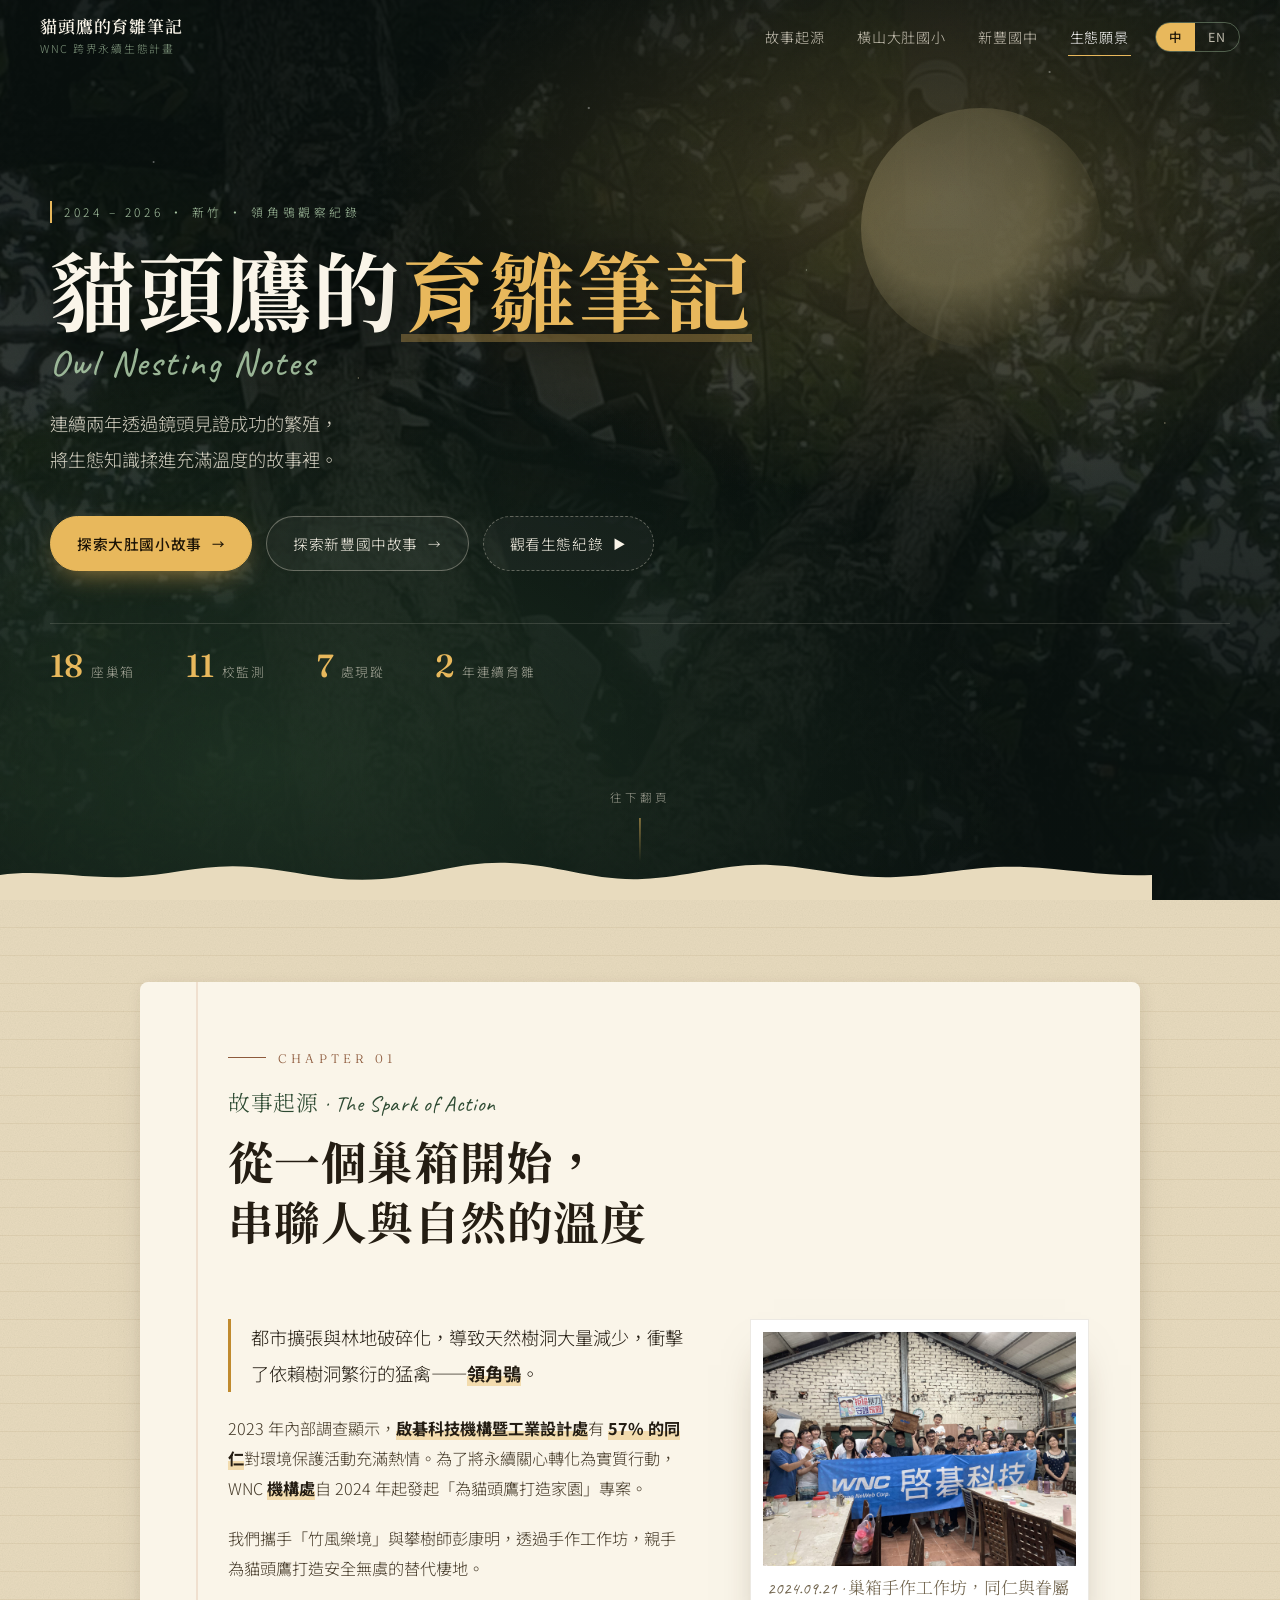
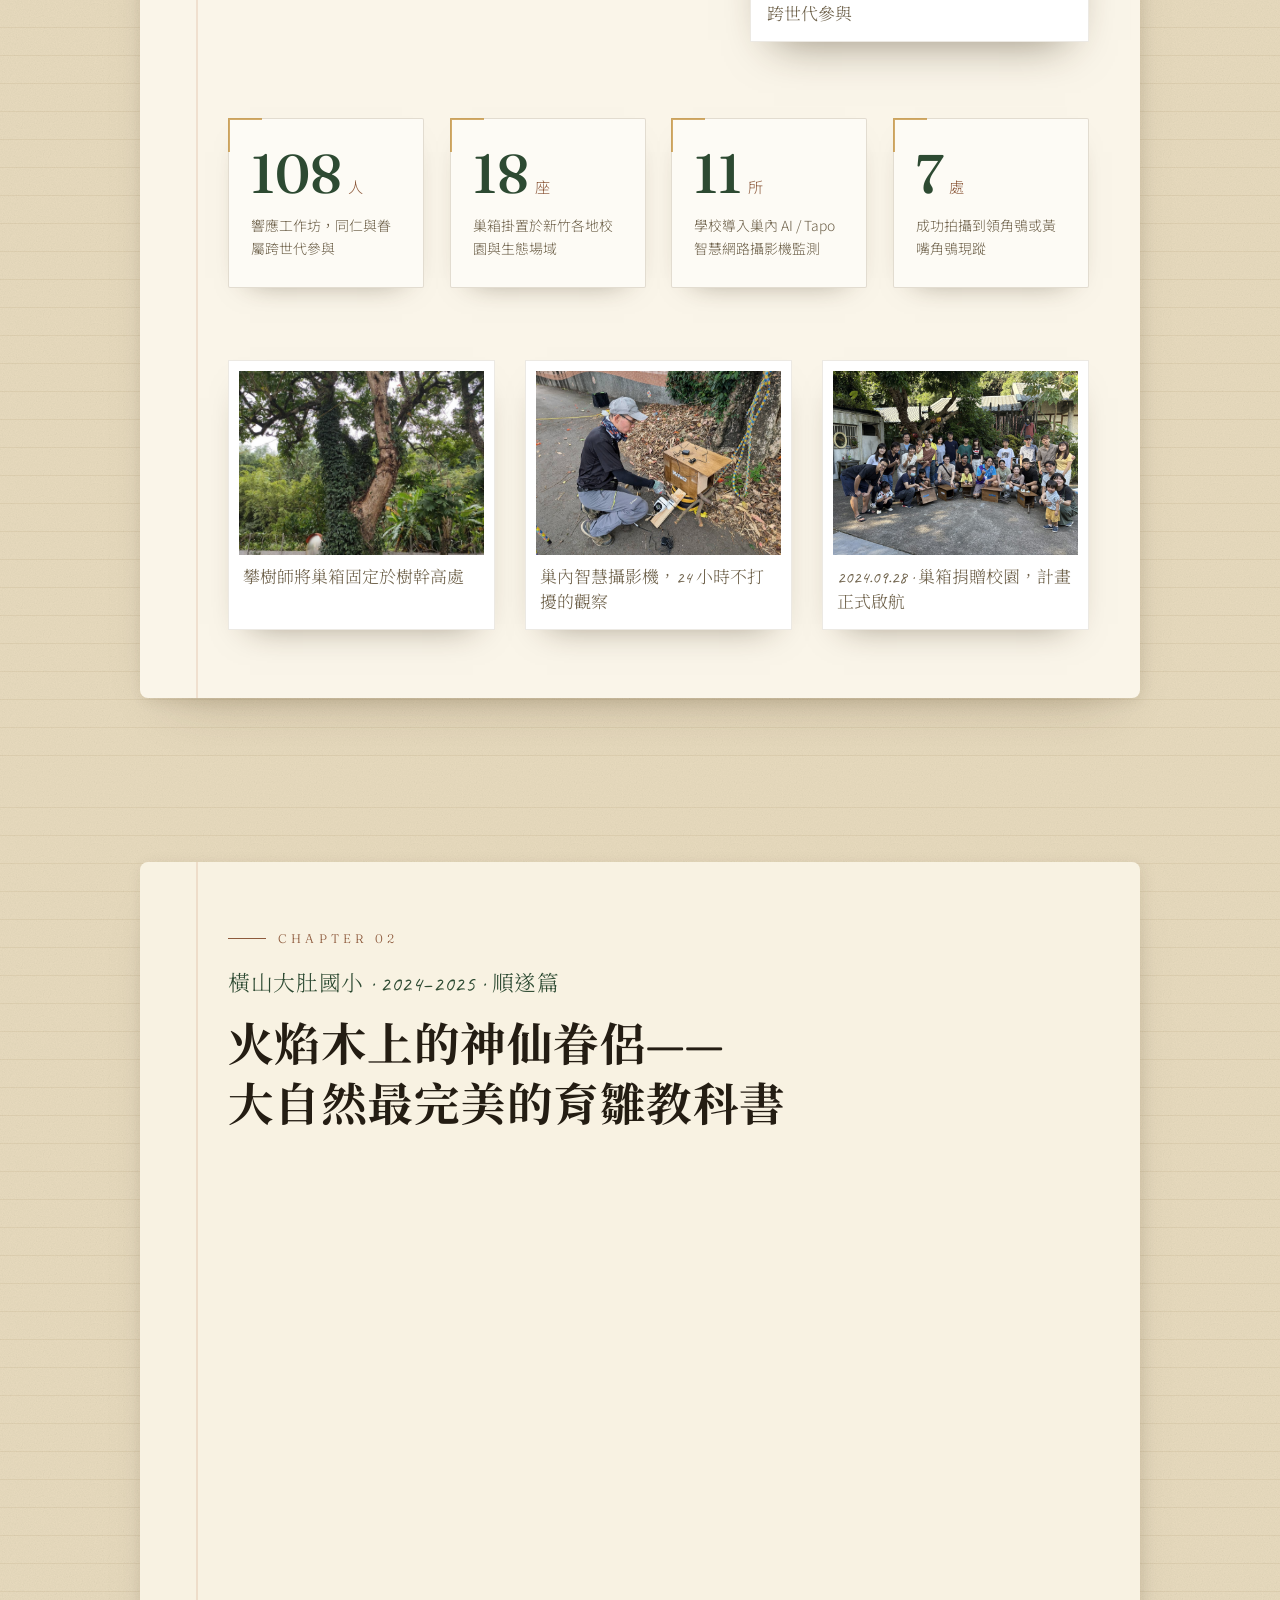
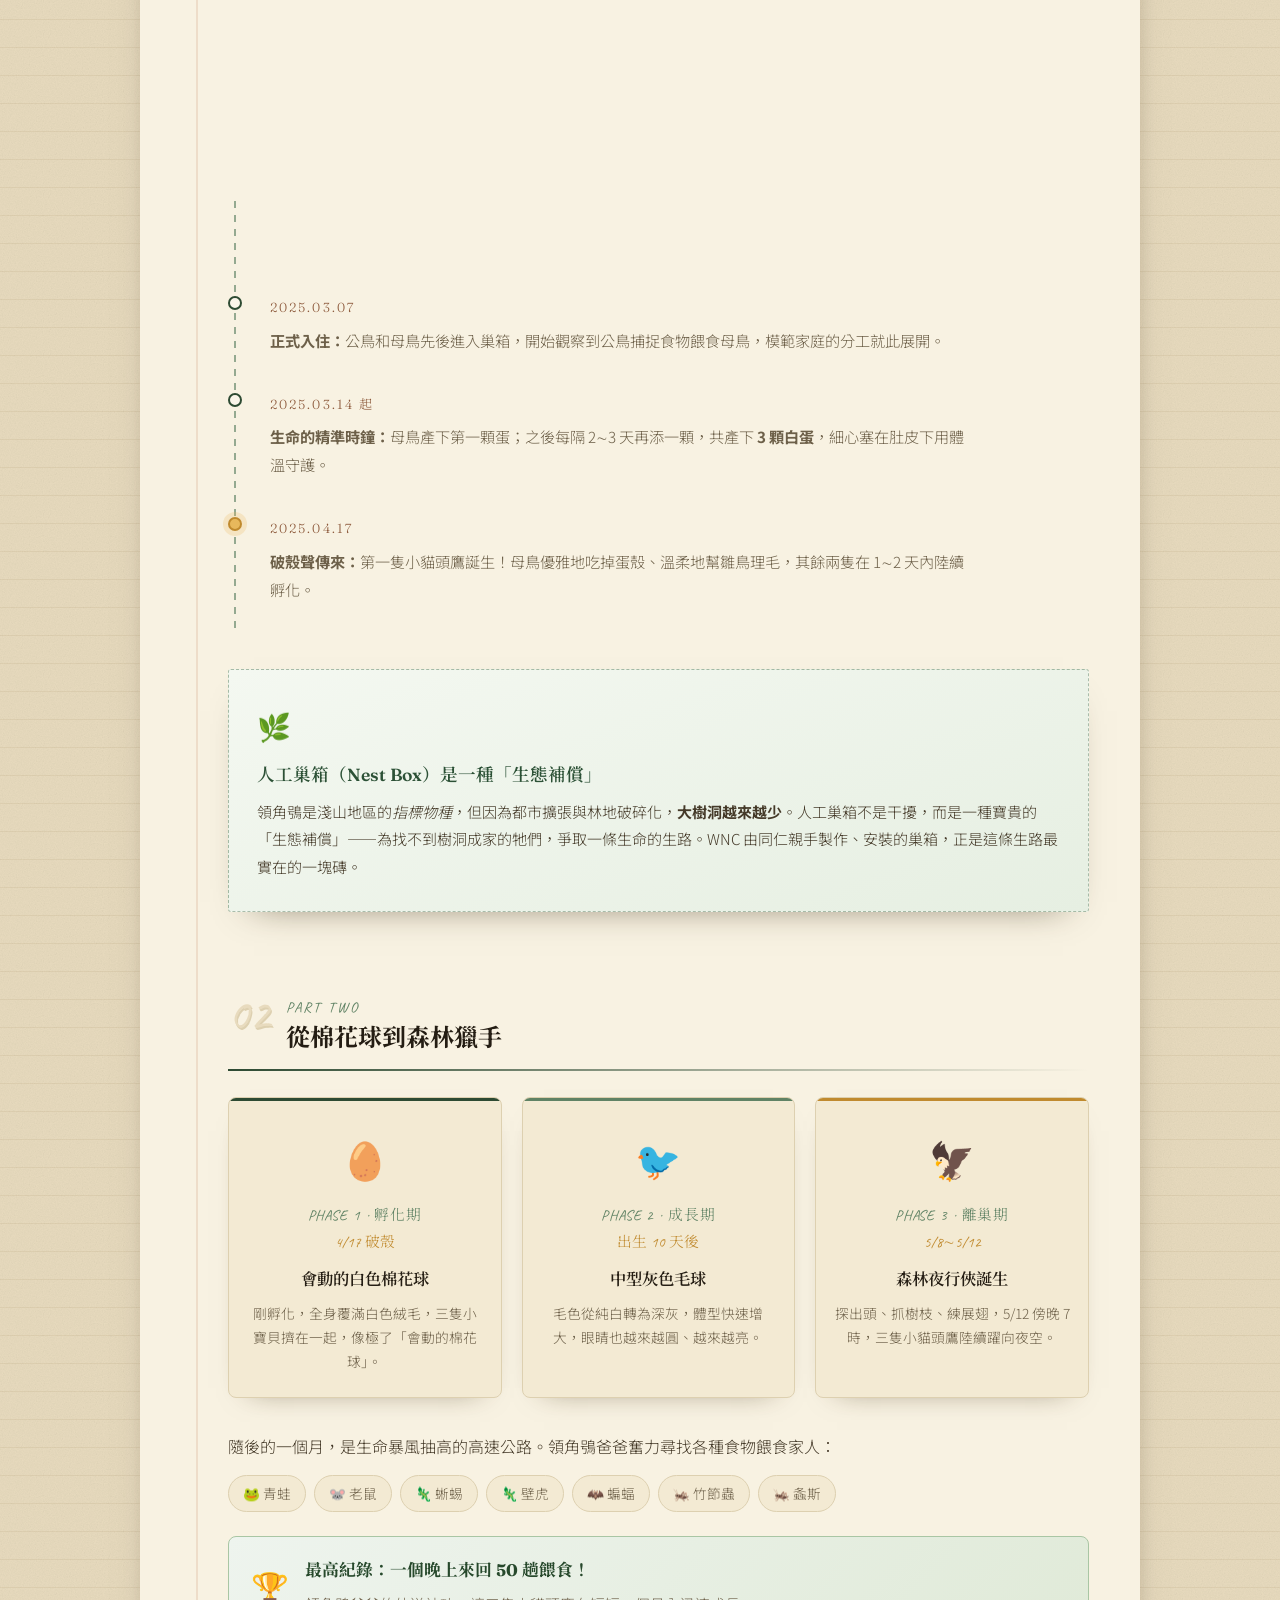
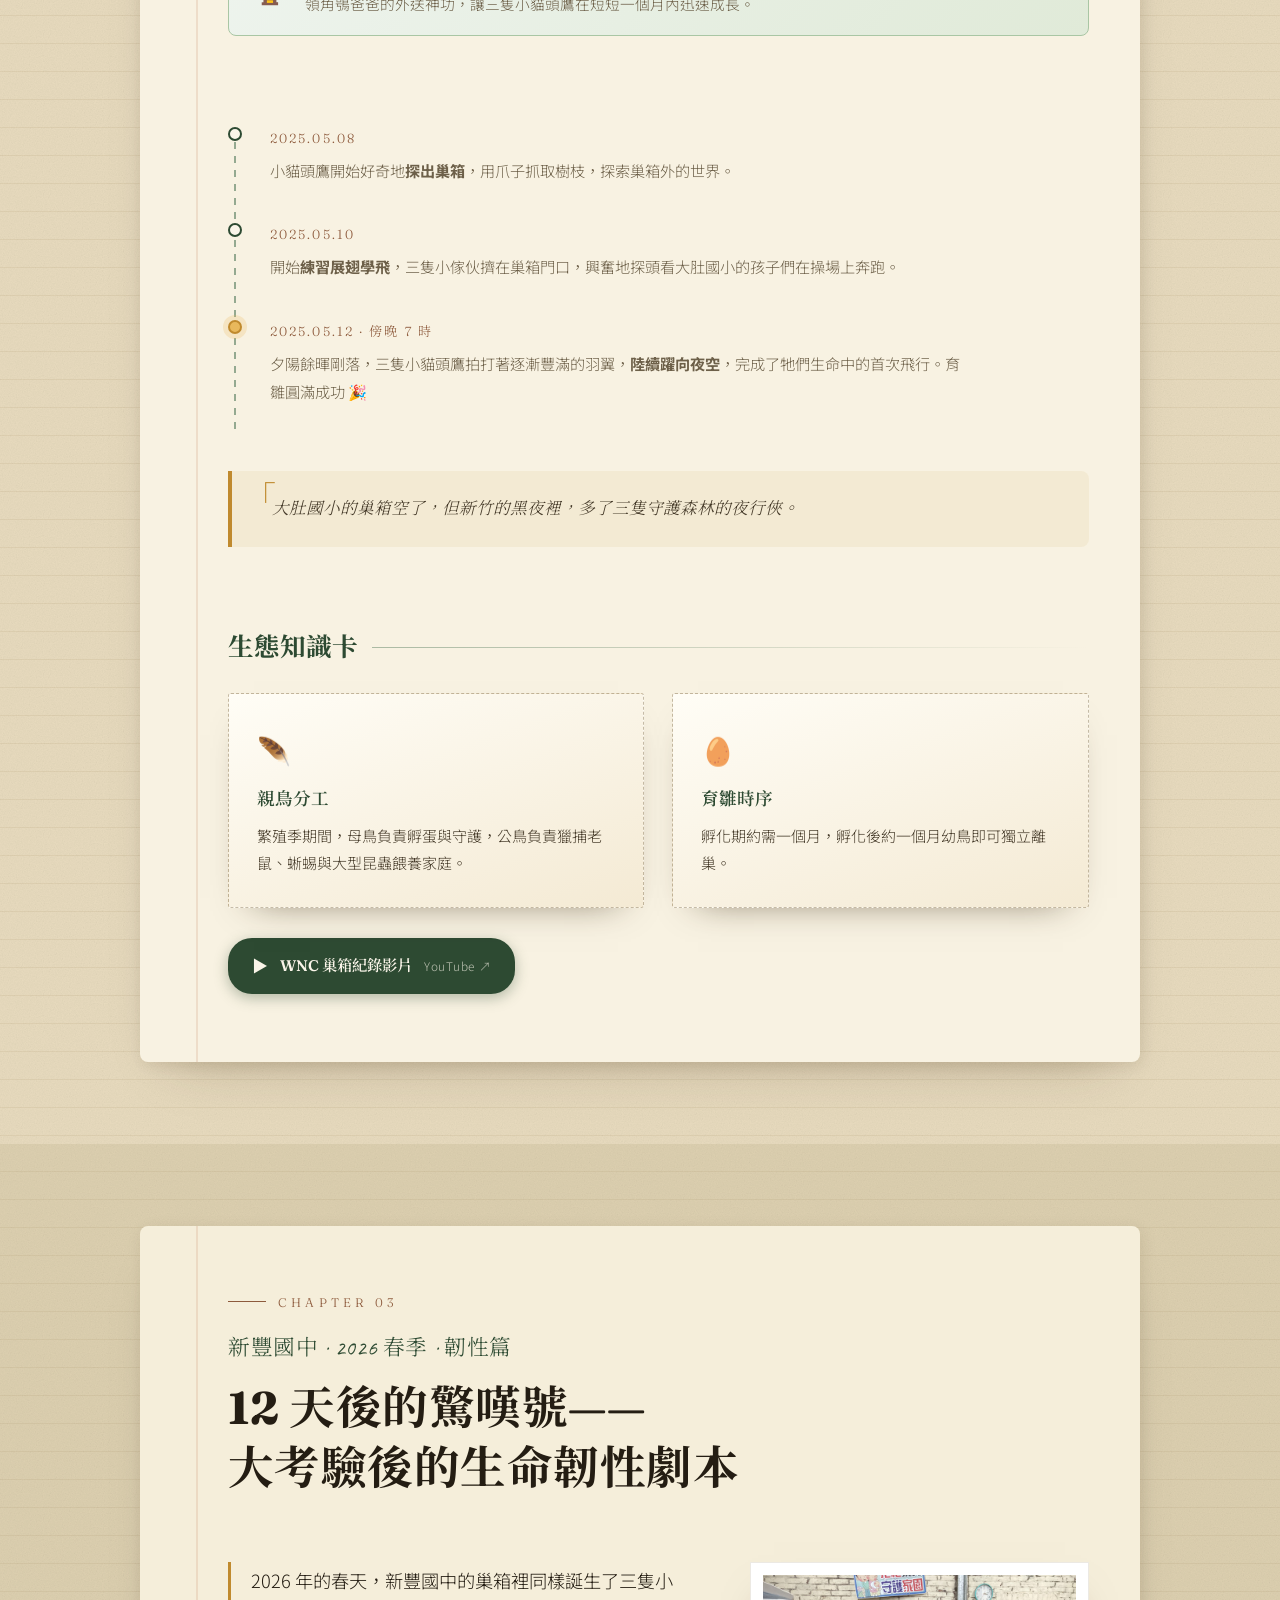
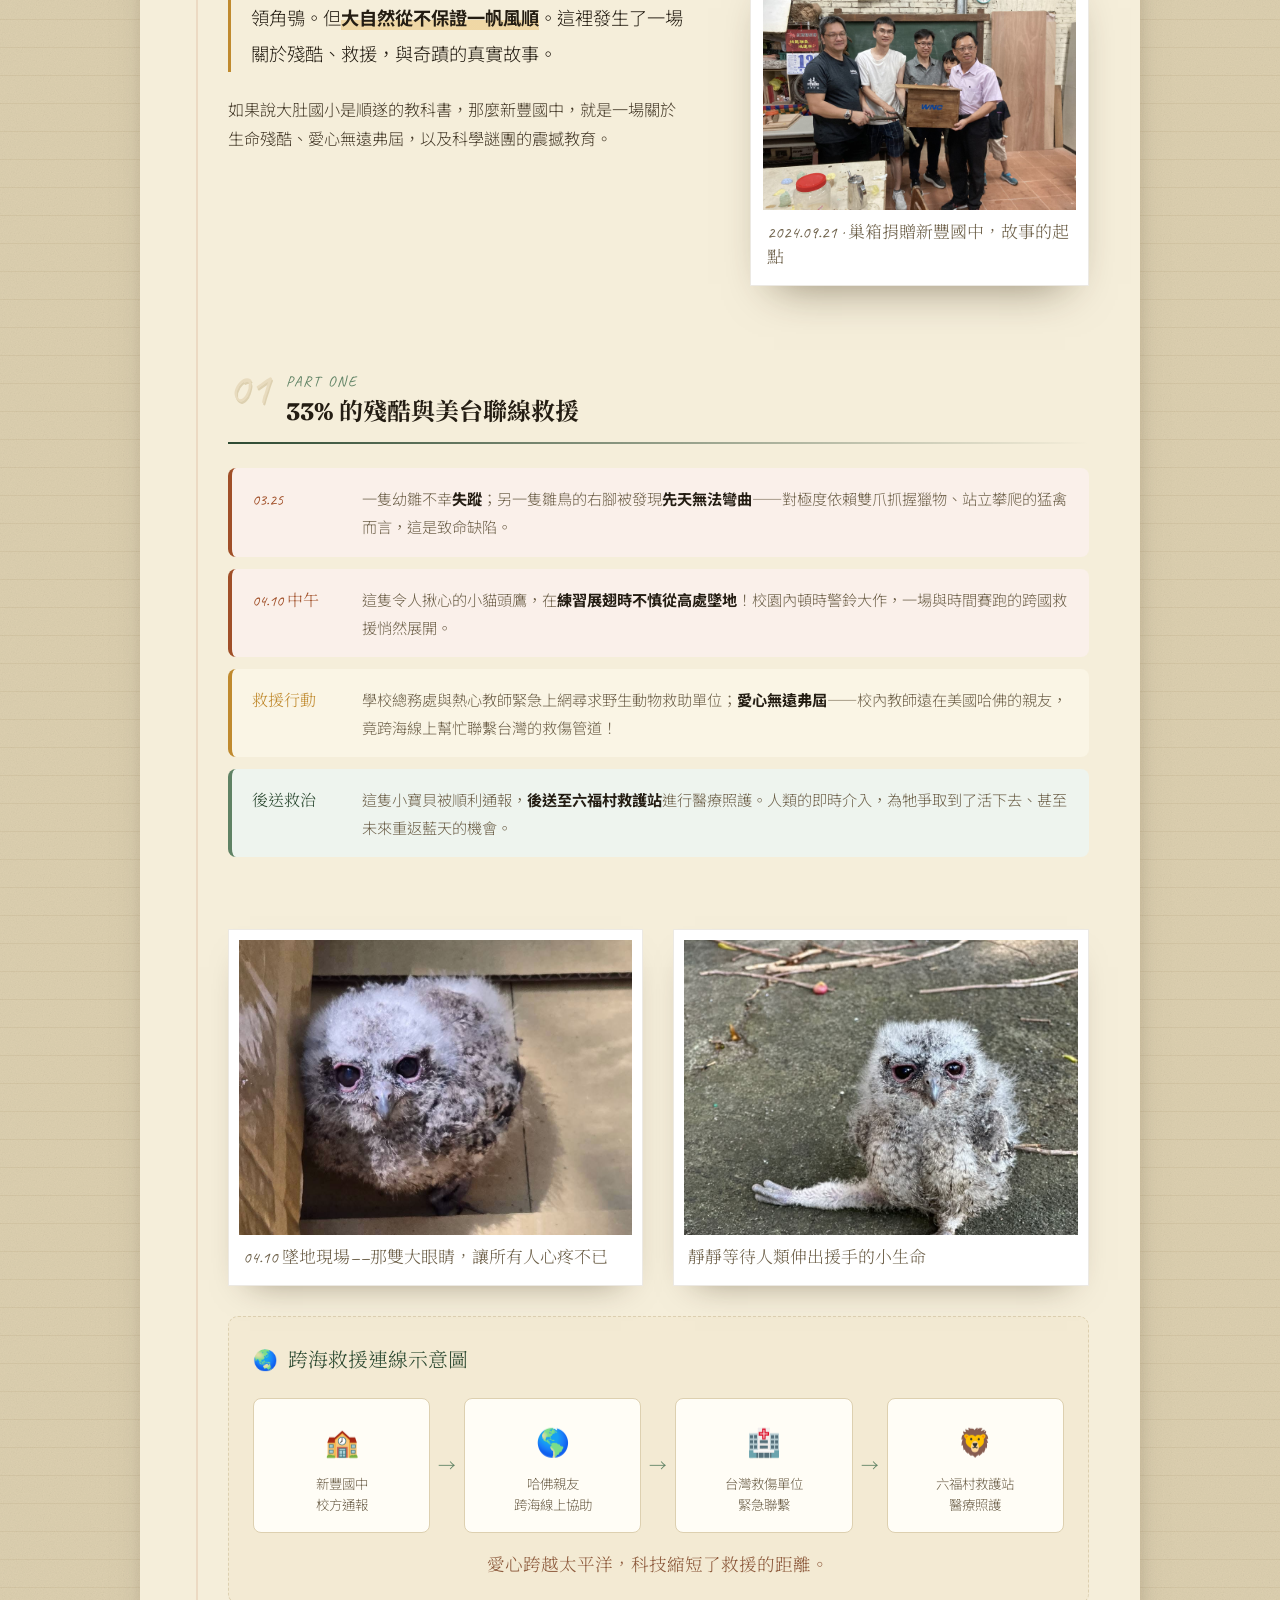
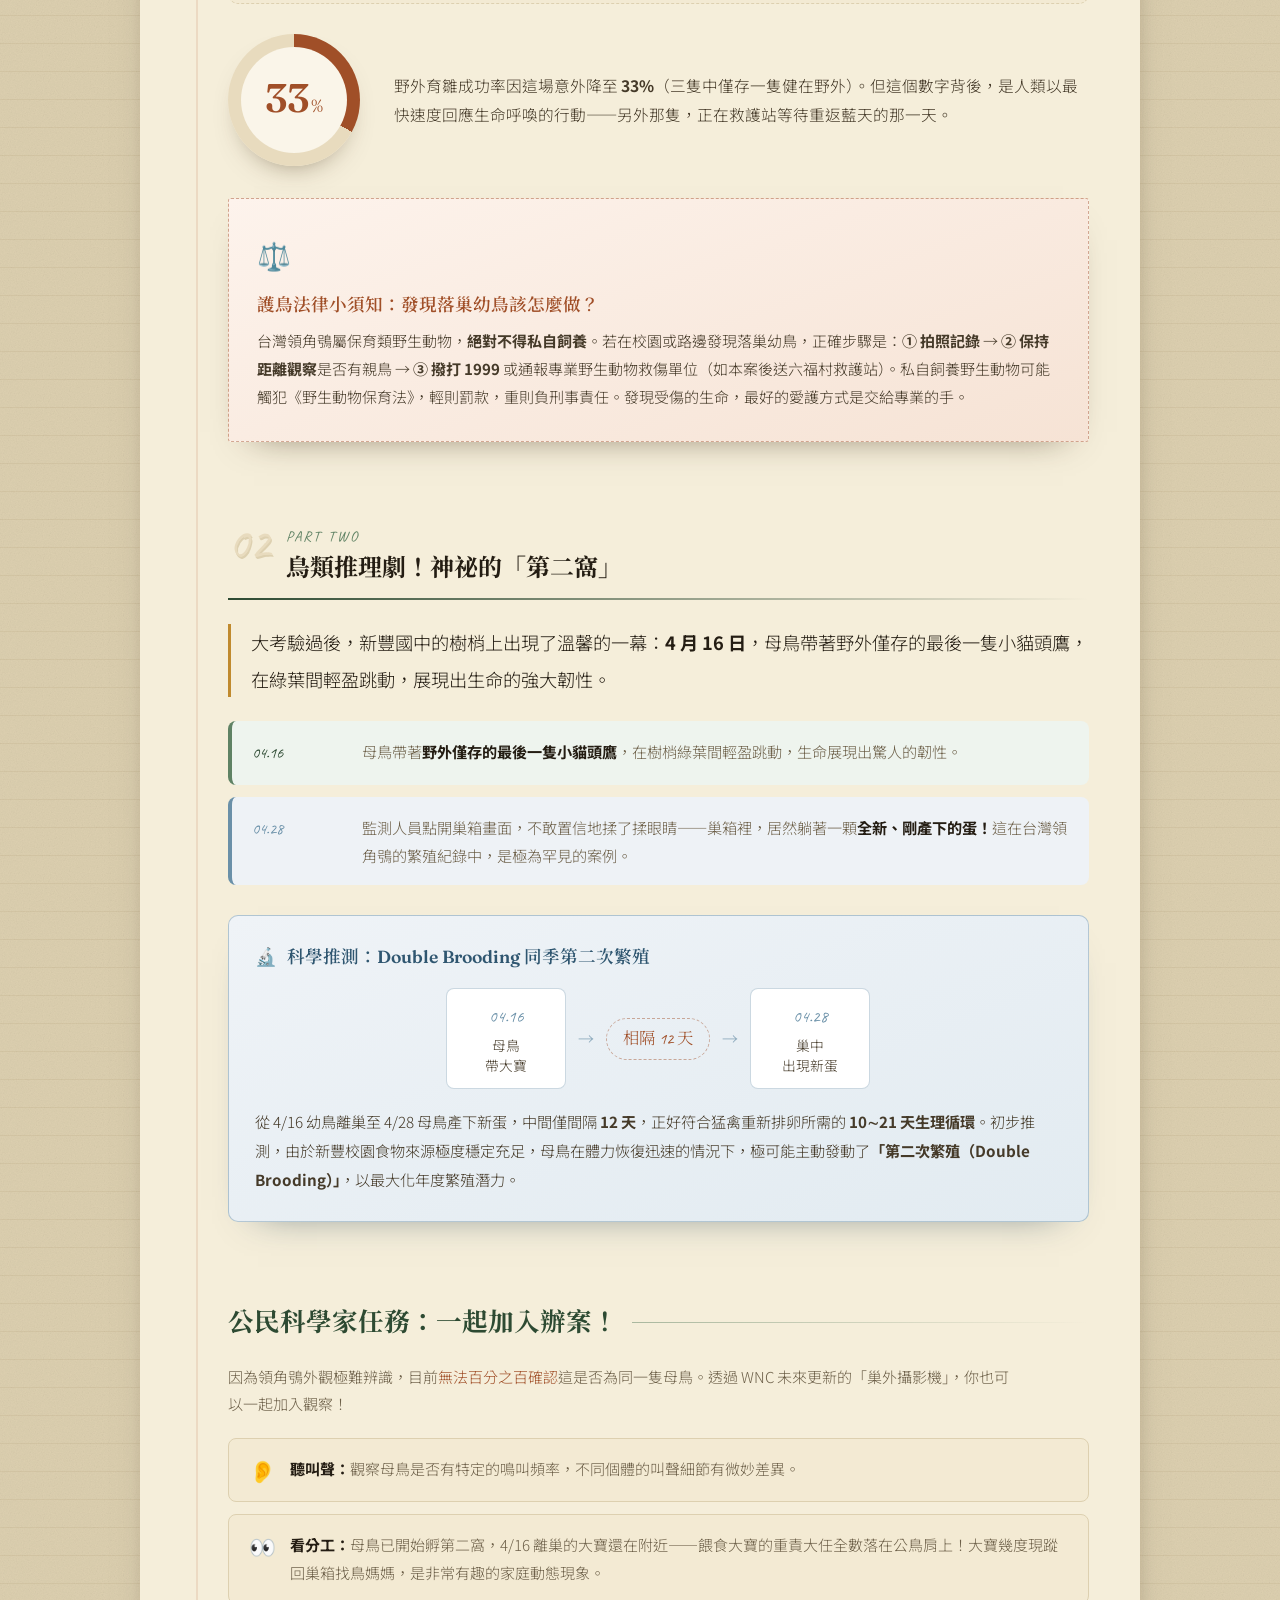
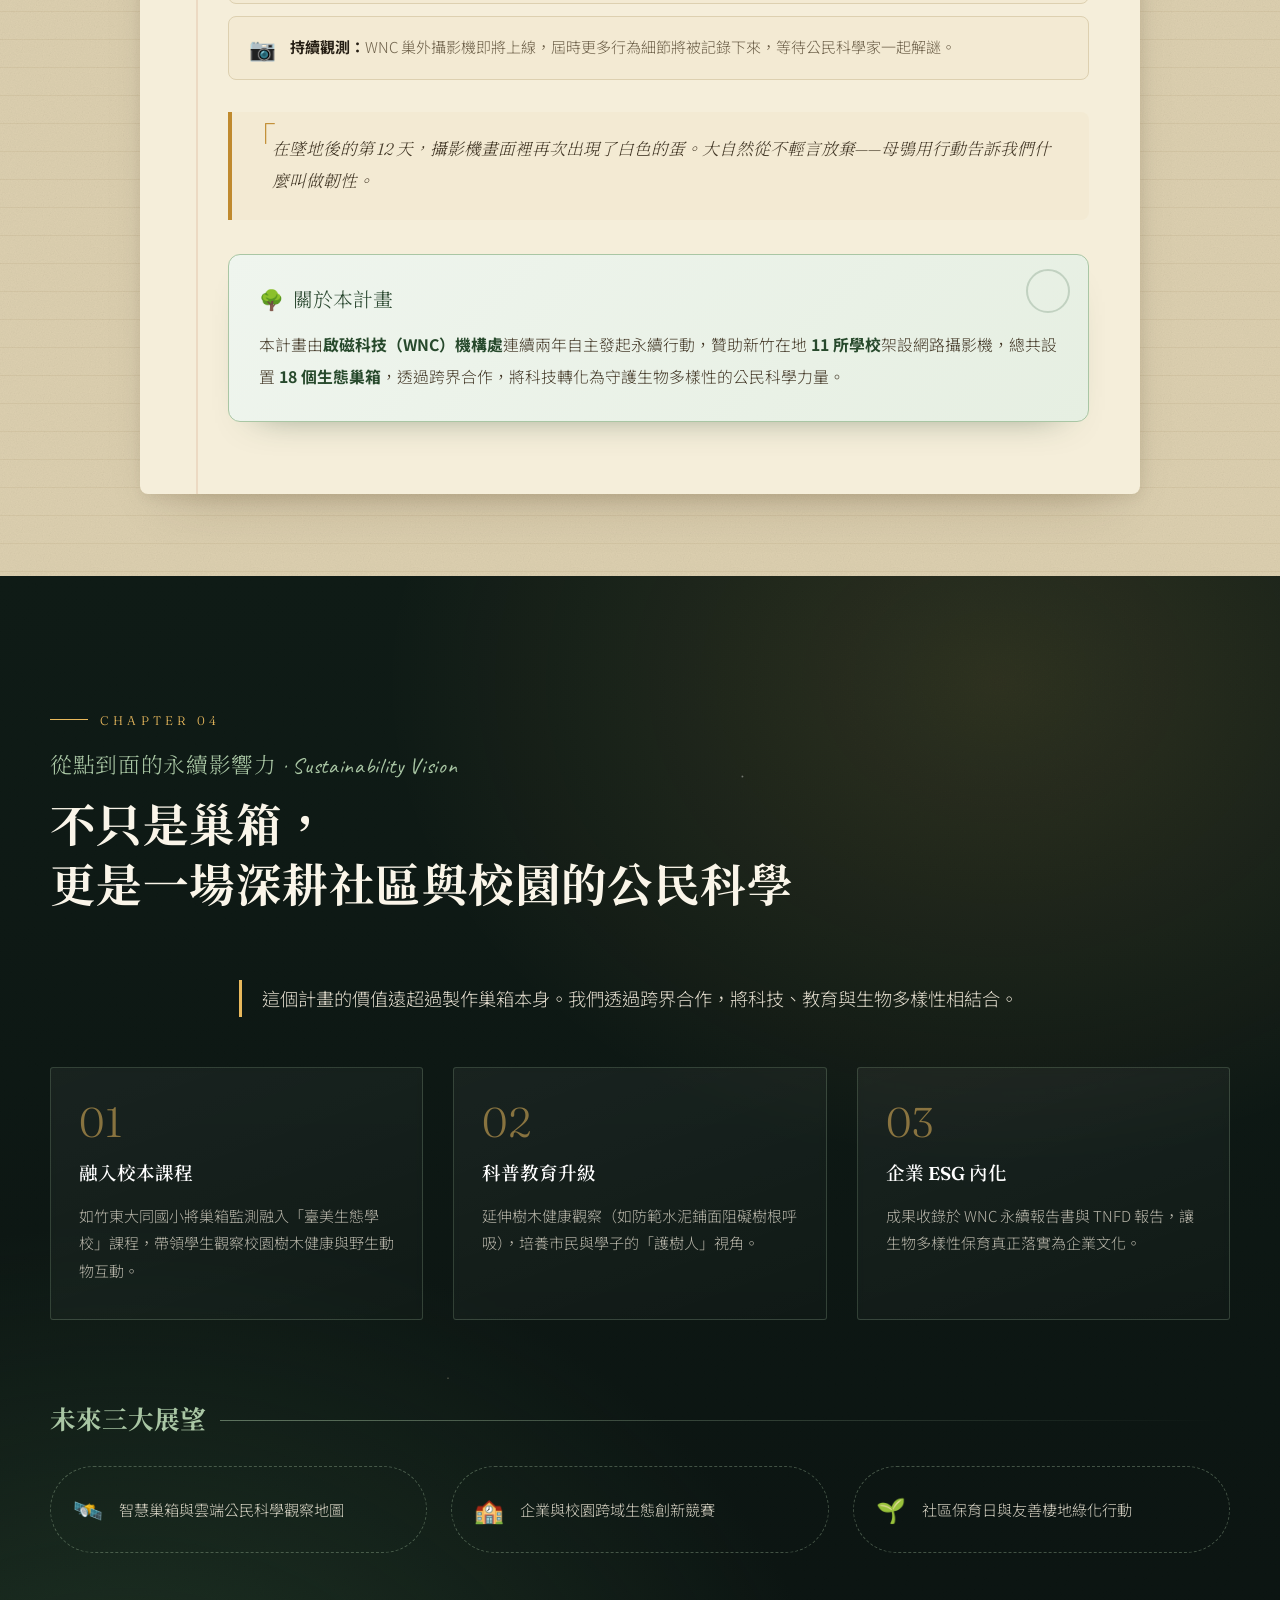
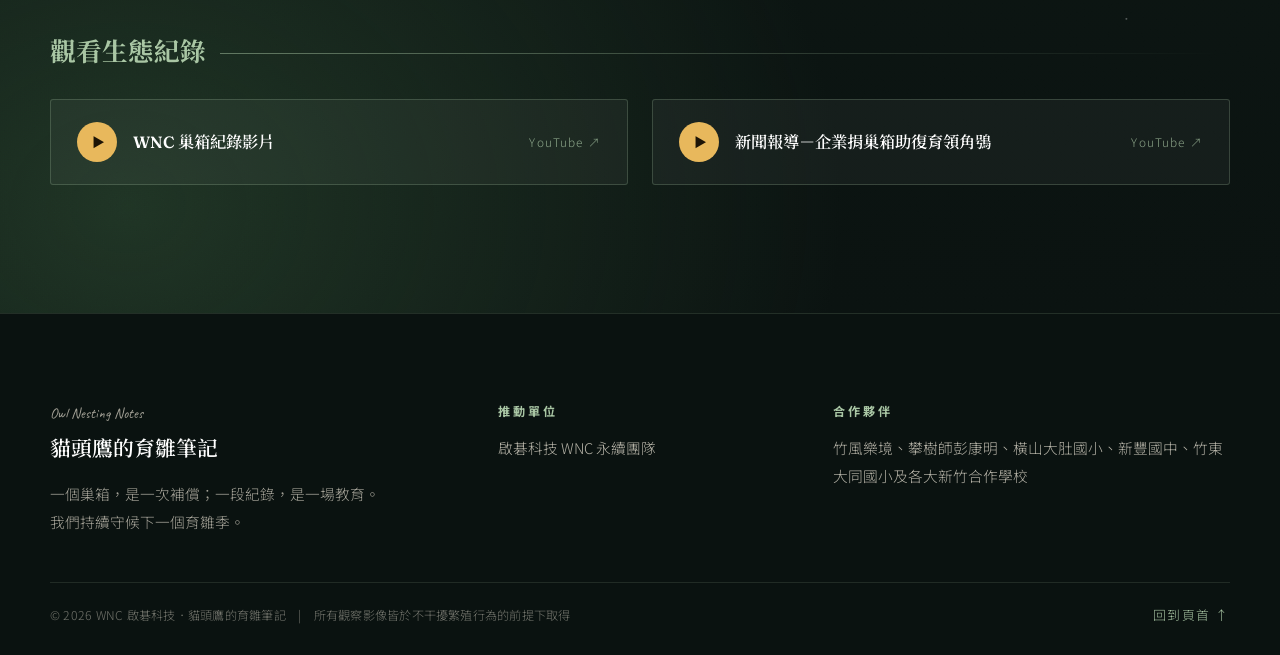
<file: index.html>
<!DOCTYPE html>
<html lang="zh-TW" data-lang="zh">
<head>
<meta charset="UTF-8">
<meta name="viewport" content="width=device-width, initial-scale=1.0">
<title>貓頭鷹的育雛筆記 · Owl Nesting Notes｜WNC跨界永續生態計畫</title>
<meta name="description" content="連續兩年透過鏡頭見證領角鴞成功繁殖：橫山大肚國小與新豐國中的育雛故事，以及 WNC 從巢箱到公民科學的永續影響力。">
<link rel="preconnect" href="https://fonts.googleapis.com">
<link rel="preconnect" href="https://fonts.gstatic.com" crossorigin>
<link href="https://fonts.googleapis.com/css2?family=Caveat:wght@500;700&family=Fraunces:ital,opsz,wght@0,9..144,300;0,9..144,500;0,9..144,700;1,9..144,400&family=Noto+Sans+TC:wght@300;400;500;700&family=Noto+Serif+TC:wght@400;600;700&display=swap" rel="stylesheet">
<link rel="stylesheet" href="css/style.css">
<link rel="icon" href="data:image/svg+xml,%3Csvg xmlns='http://www.w3.org/2000/svg' viewBox='0 0 32 32'%3E%3Ctext y='26' font-size='26'%3E%F0%9F%A6%89%3C/text%3E%3C/svg%3E">
</head>
<body>

<!-- ══════════ 捲動進度 ══════════ -->
<div class="scroll-progress"><span id="progressBar"></span></div>

<!-- ══════════ HEADER ══════════ -->
<header class="site-header" id="siteHeader">
  <a class="brand" href="#top">
    <span class="brand-text">
      <strong data-i18n="brand.title">貓頭鷹的育雛筆記</strong>
      <small data-i18n="brand.sub">WNC 跨界永續生態計畫</small>
    </span>
  </a>

  <nav class="site-nav" id="siteNav">
    <a href="#chapter1" data-i18n="nav.ch1">故事起源</a>
    <a href="#chapter2" data-i18n="nav.ch2">橫山大肚國小</a>
    <a href="#chapter3" data-i18n="nav.ch3">新豐國中</a>
    <a href="#chapter4" data-i18n="nav.ch4">生態願景</a>
  </nav>

  <div class="header-tools">
    <div class="lang-switch" role="group" aria-label="Language">
      <button type="button" data-setlang="zh" class="is-active">中</button>
      <button type="button" data-setlang="en">EN</button>
    </div>
    <button class="nav-toggle" id="navToggle" aria-label="Menu"><span></span><span></span><span></span></button>
  </div>
</header>

<!-- ══════════ HERO ══════════ -->
<section class="hero" id="top">
  <div class="hero-bg" aria-hidden="true">
    <div class="hero-photo" style="background-image:url('assets/dadu-install.jpg')"></div>
    <div class="hero-moon"></div>
    <div class="hero-veil"></div>
    <div class="hero-stars"></div>
  </div>

  <div class="hero-inner">
    <span class="hero-eyebrow" data-i18n="hero.eyebrow">2024 – 2026 · 新竹 · 領角鴞觀察紀錄</span>
    <h1 class="hero-title">
      <span class="ht-zh" data-i18n="hero.title">貓頭鷹的<em>育雛筆記</em></span>
      <span class="ht-en">Owl Nesting Notes</span>
    </h1>
    <p class="hero-sub" data-i18n="hero.sub">連續兩年透過鏡頭見證成功的繁殖，<br>將生態知識揉進充滿溫度的故事裡。</p>

    <div class="hero-cta">
      <a class="btn btn-primary" href="#chapter2"><span data-i18n="hero.cta1">探索大肚國小故事</span><i>→</i></a>
      <a class="btn" href="#chapter3"><span data-i18n="hero.cta2">探索新豐國中故事</span><i>→</i></a>
      <a class="btn btn-ghost" href="#films"><span data-i18n="hero.cta3">觀看生態紀錄</span><i>▶</i></a>
    </div>

    <ul class="hero-meta">
      <li><b>18</b><span data-i18n="hero.m1">座巢箱</span></li>
      <li><b>11</b><span data-i18n="hero.m2">校監測</span></li>
      <li><b>7</b><span data-i18n="hero.m3">處現蹤</span></li>
      <li><b>2</b><span data-i18n="hero.m4">年連續育雛</span></li>
    </ul>
  </div>

  <a class="scroll-cue" href="#chapter1"><span data-i18n="hero.scroll">往下翻頁</span><i></i></a>
  <div class="edge-torn" aria-hidden="true"></div>
</section>

<main>

<!-- ══════════ CHAPTER 1 ══════════ -->
<section class="chapter paper" id="chapter1">
  <div class="wrap">
    <header class="ch-head reveal">
      <span class="ch-num">Chapter 01</span>
      <span class="ch-eyebrow" data-i18n="ch1.eyebrow">故事起源 · The Spark of Action</span>
      <h2 data-i18n="ch1.title">從一個巢箱開始，<br>串聯人與自然的溫度</h2>
    </header>

    <div class="ch-body">
      <div class="ch-text">
        <p class="lede reveal" data-i18n="ch1.p1">都市擴張與林地破碎化，導致天然樹洞大量減少，衝擊了依賴樹洞繁衍的猛禽——<strong>領角鴞</strong>。</p>
        <p class="reveal" data-i18n="ch1.p2">2023 年內部調查顯示，<strong>啟碁科技機構暨工業設計處</strong>有 <strong>57% 的同仁</strong>對環境保護活動充滿熱情。為了將永續關心轉化為實質行動，WNC <strong>機構處</strong>自 2024 年起發起「為貓頭鷹打造家園」專案。</p>
        <p class="reveal" data-i18n="ch1.p3">我們攜手「竹風樂境」與攀樹師彭康明，透過手作工作坊，親手為貓頭鷹打造安全無虞的替代棲地。</p>
      </div>

      <figure class="ch-photo tilt-r reveal">
        <img src="assets/workshop-group.jpg" alt="巢箱手作工作坊大合照" loading="lazy">
        <figcaption data-i18n="ch1.cap1">2024.09.21 · 巢箱手作工作坊，同仁與眷屬跨世代參與</figcaption>
      </figure>
    </div>

    <div class="stat-grid">
      <div class="stat reveal">
        <b class="count" data-target="108">108</b><span class="unit" data-i18n="ch1.s1u">人</span>
        <p data-i18n="ch1.s1">響應工作坊，同仁與眷屬跨世代參與</p>
      </div>
      <div class="stat reveal">
        <b class="count" data-target="18">18</b><span class="unit" data-i18n="ch1.s2u">座</span>
        <p data-i18n="ch1.s2">巢箱掛置於新竹各地校園與生態場域</p>
      </div>
      <div class="stat reveal">
        <b class="count" data-target="11">11</b><span class="unit" data-i18n="ch1.s3u">所</span>
        <p data-i18n="ch1.s3">學校導入巢內 AI / Tapo 智慧網路攝影機監測</p>
      </div>
      <div class="stat reveal">
        <b class="count" data-target="7">7</b><span class="unit" data-i18n="ch1.s4u">處</span>
        <p data-i18n="ch1.s4">成功拍攝到領角鴞或黃嘴角鴞現蹤</p>
      </div>
    </div>

    <div class="photo-row">
      <figure class="reveal"><img src="assets/nest-tree.jpg" alt="巢箱掛上樹" loading="lazy"><figcaption data-i18n="ch1.cap2">攀樹師將巢箱固定於樹幹高處</figcaption></figure>
      <figure class="reveal"><img src="assets/nest-camera.jpg" alt="巢箱內攝影機" loading="lazy"><figcaption data-i18n="ch1.cap3">巢內智慧攝影機，24 小時不打擾的觀察</figcaption></figure>
      <figure class="reveal"><img src="assets/donation-group.jpg" alt="巢箱捐贈合影" loading="lazy"><figcaption data-i18n="ch1.cap4">2024.09.28 · 巢箱捐贈校園，計畫正式啟航</figcaption></figure>
    </div>
  </div>
</section>

<!-- ══════════ CHAPTER 2 · 橫山大肚國小 ══════════ -->
<section class="chapter paper paper-2" id="chapter2">
  <div class="wrap">
    <header class="ch-head reveal">
      <span class="ch-num">Chapter 02</span>
      <span class="ch-eyebrow" data-i18n="ch2.eyebrow">橫山大肚國小 · 2024–2025 · 順遂篇</span>
      <h2 data-i18n="ch2.title">火焰木上的神仙眷侶——<br>大自然最完美的育雛教科書</h2>
    </header>

    <div class="ch-body">
      <div class="ch-text">
        <p class="lede reveal" data-i18n="ch2.lead">2024 年 10 月 22 日的傍晚，新竹橫山大肚國小的操場旁，一個人工巢箱被牢牢固定在火焰木高處。所有人都以為，野鳥要適應人類的造物，少說也得花上幾個月。沒想到，<strong>當天半夜，第一隻領角鴞便踏著無聲的翅膀，悄然降落在巢箱前</strong>——牠歪著頭，好奇地探索這個新家，就此揭開這場長達兩年的「微光連載」。</p>
        <p class="reveal" data-i18n="ch2.lead2">選用連續兩年成功育雛的校園，這裡是屬於領角鴞最溫柔的故事開端：公鳥在外捕食送禮，母鳥在巢內孵卵守護，一場堪稱模範的家庭分工，就在鏡頭下一格一格展開。</p>
      </div>
      <figure class="ch-photo tilt-l reveal">
        <img src="assets/dadu-visit.jpg" alt="貓頭鷹前來探巢的紅外線畫面" loading="lazy">
        <figcaption data-i18n="ch2.cap1">掛箱當晚，鏡頭捕捉到領角鴞探巢的瞬間</figcaption>
      </figure>
    </div>

    <div class="sub-head reveal">
      <span class="sub-num">01</span>
      <div class="sub-body">
        <span class="sub-label" data-i18n="ch2.s1label">PART ONE</span>
        <h3 data-i18n="ch2.s1title">領角鴞情緣與三顆蛋的約定</h3>
      </div>
    </div>

    <ol class="timeline">
      <li class="reveal"><span class="tl-date" data-i18n="ch2.t1date">2024.10.22 · 入夜</span>
        <p data-i18n="ch2.t1text">巢箱掛上當晚，貓頭鷹便前來探訪——大自然給了人類一個不可思議的驚喜。</p></li>
      <li class="reveal"><span class="tl-date" data-i18n="ch2.t2date">2025.03.07</span>
        <p data-i18n="ch2.t2text"><strong>正式入住：</strong>公鳥和母鳥先後進入巢箱，開始觀察到公鳥捕捉食物餵食母鳥，模範家庭的分工就此展開。</p></li>
      <li class="reveal"><span class="tl-date" data-i18n="ch2.t3date">2025.03.14 起</span>
        <p data-i18n="ch2.t3text"><strong>生命的精準時鐘：</strong>母鳥產下第一顆蛋；之後每隔 2∼3 天再添一顆，共產下 <strong>3 顆白蛋</strong>，細心塞在肚皮下用體溫守護。</p></li>
      <li class="reveal is-final"><span class="tl-date" data-i18n="ch2.t4date">2025.04.17</span>
        <p data-i18n="ch2.t4text"><strong>破殼聲傳來：</strong>第一隻小貓頭鷹誕生！母鳥優雅地吃掉蛋殼、溫柔地幫雛鳥理毛，其餘兩隻在 1∼2 天內陸續孵化。</p></li>
    </ol>

    <article class="know-card kc-science solo reveal">
      <span class="kc-icon">🌿</span>
      <h4 data-i18n="ch2.k1t">人工巢箱（Nest Box）是一種「生態補償」</h4>
      <p data-i18n="ch2.k1d">領角鴞是淺山地區的<em>指標物種</em>，但因為都市擴張與林地破碎化，<strong>大樹洞越來越少</strong>。人工巢箱不是干擾，而是一種寶貴的「生態補償」——為找不到樹洞成家的牠們，爭取一條生命的生路。WNC 由同仁親手製作、安裝的巢箱，正是這條生路最實在的一塊磚。</p>
    </article>

    <div class="sub-head reveal">
      <span class="sub-num">02</span>
      <div class="sub-body">
        <span class="sub-label" data-i18n="ch2.s2label">PART TWO</span>
        <h3 data-i18n="ch2.s2title">從棉花球到森林獵手</h3>
      </div>
    </div>

    <div class="growth-cards">
      <article class="growth-card reveal">
        <span class="gc-emoji">🥚</span>
        <div class="gc-phase" data-i18n="ch2.g1p">PHASE 1 · 孵化期</div>
        <div class="gc-date" data-i18n="ch2.g1d">4/17 破殼</div>
        <h4 class="gc-title" data-i18n="ch2.g1t">會動的白色棉花球</h4>
        <p class="gc-desc" data-i18n="ch2.g1x">剛孵化，全身覆滿白色絨毛，三隻小寶貝擠在一起，像極了「會動的棉花球」。</p>
      </article>
      <article class="growth-card reveal">
        <span class="gc-emoji">🐦</span>
        <div class="gc-phase" data-i18n="ch2.g2p">PHASE 2 · 成長期</div>
        <div class="gc-date" data-i18n="ch2.g2d">出生 10 天後</div>
        <h4 class="gc-title" data-i18n="ch2.g2t">中型灰色毛球</h4>
        <p class="gc-desc" data-i18n="ch2.g2x">毛色從純白轉為深灰，體型快速增大，眼睛也越來越圓、越來越亮。</p>
      </article>
      <article class="growth-card reveal">
        <span class="gc-emoji">🦅</span>
        <div class="gc-phase" data-i18n="ch2.g3p">PHASE 3 · 離巢期</div>
        <div class="gc-date" data-i18n="ch2.g3d">5/8∼5/12</div>
        <h4 class="gc-title" data-i18n="ch2.g3t">森林夜行俠誕生</h4>
        <p class="gc-desc" data-i18n="ch2.g3x">探出頭、抓樹枝、練展翅，5/12 傍晚 7 時，三隻小貓頭鷹陸續躍向夜空。</p>
      </article>
    </div>

    <p class="feed-intro reveal" data-i18n="ch2.feedIntro">隨後的一個月，是生命暴風抽高的高速公路。領角鴞爸爸奮力尋找各種食物餵食家人：</p>
    <div class="chips reveal">
      <span class="chip" data-i18n="ch2.f1">🐸 青蛙</span>
      <span class="chip" data-i18n="ch2.f2">🐭 老鼠</span>
      <span class="chip" data-i18n="ch2.f3">🦎 蜥蜴</span>
      <span class="chip" data-i18n="ch2.f4">🦎 壁虎</span>
      <span class="chip" data-i18n="ch2.f5">🦇 蝙蝠</span>
      <span class="chip" data-i18n="ch2.f6">🦗 竹節蟲</span>
      <span class="chip" data-i18n="ch2.f7">🦗 螽斯</span>
    </div>

    <div class="record-banner reveal">
      <span class="rb-icon">🏆</span>
      <div class="rb-text">
        <strong data-i18n="ch2.recT">最高紀錄：一個晚上來回 50 趟餵食！</strong>
        <p data-i18n="ch2.recD">領角鴞爸爸的外送神功，讓三隻小貓頭鷹在短短一個月內迅速成長。</p>
      </div>
    </div>

    <ol class="timeline">
      <li class="reveal"><span class="tl-date" data-i18n="ch2.u1date">2025.05.08</span>
        <p data-i18n="ch2.u1text">小貓頭鷹開始好奇地<strong>探出巢箱</strong>，用爪子抓取樹枝，探索巢箱外的世界。</p></li>
      <li class="reveal"><span class="tl-date" data-i18n="ch2.u2date">2025.05.10</span>
        <p data-i18n="ch2.u2text">開始<strong>練習展翅學飛</strong>，三隻小傢伙擠在巢箱門口，興奮地探頭看大肚國小的孩子們在操場上奔跑。</p></li>
      <li class="reveal is-final"><span class="tl-date" data-i18n="ch2.u3date">2025.05.12 · 傍晚 7 時</span>
        <p data-i18n="ch2.u3text">夕陽餘暉剛落，三隻小貓頭鷹拍打著逐漸豐滿的羽翼，<strong>陸續躍向夜空</strong>，完成了牠們生命中的首次飛行。育雛圓滿成功 🎉</p></li>
    </ol>

    <blockquote class="quote reveal" data-i18n="ch2.quote">大肚國小的巢箱空了，但新竹的黑夜裡，多了三隻守護森林的夜行俠。</blockquote>

    <div class="know-block">
      <h3 class="block-title" data-i18n="ch2.kcTitle">生態知識卡</h3>
      <div class="know-grid">
        <article class="know-card reveal">
          <span class="kc-icon">🪶</span>
          <h4 data-i18n="ch2.kc1t">親鳥分工</h4>
          <p data-i18n="ch2.kc1d">繁殖季期間，母鳥負責孵蛋與守護，公鳥負責獵捕老鼠、蜥蜴與大型昆蟲餵養家庭。</p>
        </article>
        <article class="know-card reveal">
          <span class="kc-icon">🥚</span>
          <h4 data-i18n="ch2.kc2t">育雛時序</h4>
          <p data-i18n="ch2.kc2d">孵化期約需一個月，孵化後約一個月幼鳥即可獨立離巢。</p>
        </article>
      </div>
    </div>

    <a class="btn-film reveal" href="https://www.youtube.com/watch?v=sUJP331eChg" target="_blank" rel="noopener">
      <span class="vb-icon">▶</span><b data-i18n="ch2.filmBtn">WNC 巢箱紀錄影片</b><small>YouTube ↗</small>
    </a>
  </div>
</section>

<!-- ══════════ CHAPTER 3 · 新豐國中 ══════════ -->
<section class="chapter paper paper-3" id="chapter3">
  <div class="wrap">
    <header class="ch-head reveal">
      <span class="ch-num">Chapter 03</span>
      <span class="ch-eyebrow" data-i18n="ch3.eyebrow">新豐國中 · 2026 春季 · 韌性篇</span>
      <h2 data-i18n="ch3.title">12 天後的驚嘆號——<br>大考驗後的生命韌性劇本</h2>
    </header>

    <div class="ch-body">
      <div class="ch-text">
        <p class="lede reveal" data-i18n="ch3.lead">2026 年的春天，新豐國中的巢箱裡同樣誕生了三隻小領角鴞。但<strong>大自然從不保證一帆風順</strong>。這裡發生了一場關於殘酷、救援，與奇蹟的真實故事。</p>
        <p class="reveal" data-i18n="ch3.lead2">如果說大肚國小是順遂的教科書，那麼新豐國中，就是一場關於生命殘酷、愛心無遠弗屆，以及科學謎團的震撼教育。</p>
      </div>
      <figure class="ch-photo tilt-r reveal">
        <img src="assets/donation-xinfeng.jpg" alt="巢箱捐贈新豐國中" loading="lazy">
        <figcaption data-i18n="ch3.cap0">2024.09.21 · 巢箱捐贈新豐國中，故事的起點</figcaption>
      </figure>
    </div>

    <div class="sub-head reveal">
      <span class="sub-num">01</span>
      <div class="sub-body">
        <span class="sub-label" data-i18n="ch3.s1label">PART ONE</span>
        <h3 data-i18n="ch3.s1title">33% 的殘酷與美台聯線救援</h3>
      </div>
    </div>

    <div class="crisis-list">
      <div class="ci danger reveal">
        <span class="ci-date" data-i18n="ch3.c1date">03.25</span>
        <p data-i18n="ch3.c1text">一隻幼雛不幸<strong>失蹤</strong>；另一隻雛鳥的右腳被發現<strong>先天無法彎曲</strong>——對極度依賴雙爪抓握獵物、站立攀爬的猛禽而言，這是致命缺陷。</p>
      </div>
      <div class="ci danger reveal">
        <span class="ci-date" data-i18n="ch3.c2date">04.10 中午</span>
        <p data-i18n="ch3.c2text">這隻令人揪心的小貓頭鷹，在<strong>練習展翅時不慎從高處墜地</strong>！校園內頓時警鈴大作，一場與時間賽跑的跨國救援悄然展開。</p>
      </div>
      <div class="ci action reveal">
        <span class="ci-date" data-i18n="ch3.c3date">救援行動</span>
        <p data-i18n="ch3.c3text">學校總務處與熱心教師緊急上網尋求野生動物救助單位；<strong>愛心無遠弗屆</strong>——校內教師遠在美國哈佛的親友，竟跨海線上幫忙聯繫台灣的救傷管道！</p>
      </div>
      <div class="ci hope reveal">
        <span class="ci-date" data-i18n="ch3.c4date">後送救治</span>
        <p data-i18n="ch3.c4text">這隻小寶貝被順利通報，<strong>後送至六福村救護站</strong>進行醫療照護。人類的即時介入，為牠爭取到了活下去、甚至未來重返藍天的機會。</p>
      </div>
    </div>

    <div class="photo-row two">
      <figure class="reveal"><img src="assets/xinfeng-owlet-1.jpg" alt="墜地的小貓頭鷹雛鳥" loading="lazy"><figcaption data-i18n="ch3.cap1">04.10 墜地現場——那雙大眼睛，讓所有人心疼不已</figcaption></figure>
      <figure class="reveal"><img src="assets/xinfeng-owlet-2.jpg" alt="等待救援的領角鴞雛鳥" loading="lazy"><figcaption data-i18n="ch3.cap2">靜靜等待人類伸出援手的小生命</figcaption></figure>
    </div>

    <div class="rescue-flow reveal">
      <div class="rf-title"><span>🌏</span><span data-i18n="ch3.rmTitle">跨海救援連線示意圖</span></div>
      <div class="rf-nodes">
        <div class="rf-node"><span class="rf-icon">🏫</span><p data-i18n="ch3.rm1">新豐國中<br>校方通報</p></div>
        <span class="rf-arrow">→</span>
        <div class="rf-node"><span class="rf-icon">🌎</span><p data-i18n="ch3.rm2">哈佛親友<br>跨海線上協助</p></div>
        <span class="rf-arrow">→</span>
        <div class="rf-node"><span class="rf-icon">🏥</span><p data-i18n="ch3.rm3">台灣救傷單位<br>緊急聯繫</p></div>
        <span class="rf-arrow">→</span>
        <div class="rf-node"><span class="rf-icon">🦁</span><p data-i18n="ch3.rm4">六福村救護站<br>醫療照護</p></div>
      </div>
      <p class="rf-note" data-i18n="ch3.rmNote">愛心跨越太平洋，科技縮短了救援的距離。</p>
    </div>

    <div class="rate-visual reveal">
      <div class="rate-circle"><span class="rate-inner"><b>33</b><i>%</i></span></div>
      <p class="rate-text" data-i18n="ch3.rateText">野外育雛成功率因這場意外降至 <strong>33%</strong>（三隻中僅存一隻健在野外）。但這個數字背後，是人類以最快速度回應生命呼喚的行動——另外那隻，正在救護站等待重返藍天的那一天。</p>
    </div>

    <article class="know-card kc-warn solo reveal">
      <span class="kc-icon">⚖️</span>
      <h4 data-i18n="ch3.lawT">護鳥法律小須知：發現落巢幼鳥該怎麼做？</h4>
      <p data-i18n="ch3.lawD">台灣領角鴞屬保育類野生動物，<strong>絕對不得私自飼養</strong>。若在校園或路邊發現落巢幼鳥，正確步驟是：<strong>① 拍照記錄</strong> → <strong>② 保持距離觀察</strong>是否有親鳥 → <strong>③ 撥打 1999</strong> 或通報專業野生動物救傷單位（如本案後送六福村救護站）。私自飼養野生動物可能觸犯《野生動物保育法》，輕則罰款，重則負刑事責任。發現受傷的生命，最好的愛護方式是交給專業的手。</p>
    </article>

    <div class="sub-head reveal">
      <span class="sub-num">02</span>
      <div class="sub-body">
        <span class="sub-label" data-i18n="ch3.s2label">PART TWO</span>
        <h3 data-i18n="ch3.s2title">鳥類推理劇！神祕的「第二窩」</h3>
      </div>
    </div>

    <p class="lede reveal" data-i18n="ch3.lead3">大考驗過後，新豐國中的樹梢上出現了溫馨的一幕：<strong>4 月 16 日</strong>，母鳥帶著野外僅存的最後一隻小貓頭鷹，在綠葉間輕盈跳動，展現出生命的強大韌性。</p>

    <div class="crisis-list">
      <div class="ci hope reveal">
        <span class="ci-date" data-i18n="ch3.d1date">04.16</span>
        <p data-i18n="ch3.d1text">母鳥帶著<strong>野外僅存的最後一隻小貓頭鷹</strong>，在樹梢綠葉間輕盈跳動，生命展現出驚人的韌性。</p>
      </div>
      <div class="ci mystery reveal">
        <span class="ci-date" data-i18n="ch3.d2date">04.28</span>
        <p data-i18n="ch3.d2text">監測人員點開巢箱畫面，不敢置信地揉了揉眼睛——巢箱裡，居然躺著一顆<strong>全新、剛產下的蛋！</strong>這在台灣領角鴞的繁殖紀錄中，是極為罕見的案例。</p>
      </div>
    </div>

    <div class="mystery-card reveal">
      <h4 class="my-title"><span>🔬</span><span data-i18n="ch3.myT">科學推測：Double Brooding 同季第二次繁殖</span></h4>
      <div class="my-flow">
        <div class="my-node"><span class="my-date" data-i18n="ch3.myN1date">04.16</span><p data-i18n="ch3.myN1">母鳥<br>帶大寶</p></div>
        <span class="my-arrow">→</span>
        <span class="my-gap" data-i18n="ch3.myGap">相隔 12 天</span>
        <span class="my-arrow">→</span>
        <div class="my-node"><span class="my-date" data-i18n="ch3.myN2date">04.28</span><p data-i18n="ch3.myN2">巢中<br>出現新蛋</p></div>
      </div>
      <p class="my-desc" data-i18n="ch3.myD">從 4/16 幼鳥離巢至 4/28 母鳥產下新蛋，中間僅間隔 <strong>12 天</strong>，正好符合猛禽重新排卵所需的 <strong>10∼21 天生理循環</strong>。初步推測，由於新豐校園食物來源極度穩定充足，母鳥在體力恢復迅速的情況下，極可能主動發動了<strong>「第二次繁殖（Double Brooding）」</strong>，以最大化年度繁殖潛力。</p>
    </div>

    <div class="know-block">
      <h3 class="block-title" data-i18n="ch3.ctTitle">公民科學家任務：一起加入辦案！</h3>
      <p class="ct-note reveal" data-i18n="ch3.ctNote">因為領角鴞外觀極難辨識，目前<em>無法百分之百確認</em>這是否為同一隻母鳥。透過 WNC 未來更新的「巢外攝影機」，你也可以一起加入觀察！</p>
      <div class="task-list">
        <div class="task reveal"><span>👂</span><p data-i18n="ch3.ct1"><strong>聽叫聲：</strong>觀察母鳥是否有特定的鳴叫頻率，不同個體的叫聲細節有微妙差異。</p></div>
        <div class="task reveal"><span>👀</span><p data-i18n="ch3.ct2"><strong>看分工：</strong>母鳥已開始孵第二窩，4/16 離巢的大寶還在附近——餵食大寶的重責大任全數落在公鳥肩上！大寶幾度現蹤回巢箱找鳥媽媽，是非常有趣的家庭動態現象。</p></div>
        <div class="task reveal"><span>📷</span><p data-i18n="ch3.ct3"><strong>持續觀測：</strong>WNC 巢外攝影機即將上線，屆時更多行為細節將被記錄下來，等待公民科學家一起解謎。</p></div>
      </div>
    </div>

    <blockquote class="quote reveal" data-i18n="ch3.quote">在墜地後的第 12 天，攝影機畫面裡再次出現了白色的蛋。大自然從不輕言放棄——母鴞用行動告訴我們什麼叫做韌性。</blockquote>

    <aside class="about-box reveal">
      <p class="ab-label"><span>🌳</span><span data-i18n="ch3.aboutT">關於本計畫</span></p>
      <p class="ab-text" data-i18n="ch3.aboutD">本計畫由<strong>啟碁科技（WNC）機構處</strong>連續兩年自主發起永續行動，贊助新竹在地 <strong>11 所學校</strong>架設網路攝影機，總共設置 <strong>18 個生態巢箱</strong>，透過跨界合作，將科技轉化為守護生物多樣性的公民科學力量。</p>
    </aside>
  </div>
</section>

<!-- ══════════ CHAPTER 4 ══════════ -->
<section class="chapter night" id="chapter4">
  <div class="night-stars" aria-hidden="true"></div>
  <div class="wrap">
    <header class="ch-head reveal">
      <span class="ch-num">Chapter 04</span>
      <span class="ch-eyebrow" data-i18n="ch4.eyebrow">從點到面的永續影響力 · Sustainability Vision</span>
      <h2 data-i18n="ch4.title">不只是巢箱，<br>更是一場深耕社區與校園的公民科學</h2>
    </header>

    <p class="lede center reveal" data-i18n="ch4.p1">這個計畫的價值遠超過製作巢箱本身。我們透過跨界合作，將科技、教育與生物多樣性相結合。</p>

    <div class="impact-grid">
      <article class="impact reveal">
        <span class="im-num">01</span>
        <h3 data-i18n="ch4.i1t">融入校本課程</h3>
        <p data-i18n="ch4.i1d">如竹東大同國小將巢箱監測融入「臺美生態學校」課程，帶領學生觀察校園樹木健康與野生動物互動。</p>
      </article>
      <article class="impact reveal">
        <span class="im-num">02</span>
        <h3 data-i18n="ch4.i2t">科普教育升級</h3>
        <p data-i18n="ch4.i2d">延伸樹木健康觀察（如防範水泥鋪面阻礙樹根呼吸），培養市民與學子的「護樹人」視角。</p>
      </article>
      <article class="impact reveal">
        <span class="im-num">03</span>
        <h3 data-i18n="ch4.i3t">企業 ESG 內化</h3>
        <p data-i18n="ch4.i3d">成果收錄於 WNC 永續報告書，讓生物多樣性保育真正落實為企業文化。</p>
      </article>
    </div>

    <div class="vision">
      <h3 class="block-title light" data-i18n="ch4.vTitle">未來三大展望</h3>
      <ul class="vision-list">
        <li class="reveal"><span>🛰️</span><p data-i18n="ch4.v1">智慧巢箱與雲端公民科學觀察地圖</p></li>
        <li class="reveal"><span>🏫</span><p data-i18n="ch4.v2">企業與校園跨域生態創新競賽</p></li>
        <li class="reveal"><span>🌱</span><p data-i18n="ch4.v3">社區保育日與友善棲地綠化行動</p></li>
      </ul>
    </div>

    <div class="films" id="films">
      <h3 class="block-title light" data-i18n="ch4.filmTitle">觀看生態紀錄</h3>
      <div class="film-row">
        <a class="film" href="https://www.youtube.com/watch?v=sUJP331eChg" target="_blank" rel="noopener">
          <span class="play">▶</span>
          <b data-i18n="ch4.film1">WNC 巢箱紀錄影片</b>
          <small>YouTube ↗</small>
        </a>
        <a class="film" href="https://youtu.be/trzWwspWIsg" target="_blank" rel="noopener">
          <span class="play">▶</span>
          <b data-i18n="ch4.film2">新聞報導－企業捐巢箱助復育領角鴞</b>
          <small>YouTube ↗</small>
        </a>
      </div>
    </div>
  </div>
</section>

</main>

<!-- ══════════ FOOTER ══════════ -->
<footer class="site-footer">
  <div class="wrap foot-grid">
    <div class="foot-brand">
      <p class="foot-hand">Owl Nesting Notes</p>
      <h4 data-i18n="foot.title">貓頭鷹的育雛筆記</h4>
      <p data-i18n="foot.claim">一個巢箱，是一次補償；一段紀錄，是一場教育。<br>我們持續守候下一個育雛季。</p>
    </div>
    <div class="foot-col">
      <h5 data-i18n="foot.orgT">推動單位</h5>
      <p data-i18n="foot.orgV">WNC MID團隊</p>
    </div>
    <div class="foot-col">
      <h5 data-i18n="foot.parT">合作夥伴</h5>
      <p data-i18n="foot.parV">竹風樂境、攀樹師彭康明、橫山大肚國小、新豐國中、竹東大同國小及各大新竹合作學校</p>
    </div>
  </div>
  <div class="wrap foot-bottom">
    <small data-i18n="foot.copy">© 2026 WNC．貓頭鷹的育雛筆記　|　所有觀察影像皆於不干擾繁殖行為的前提下取得</small>
    <a href="#top" class="to-top" data-i18n="foot.top">回到頁首 ↑</a>
  </div>
</footer>

<script src="js/i18n.js"></script>
<script src="js/main.js"></script>
</body>
</html>
</file>
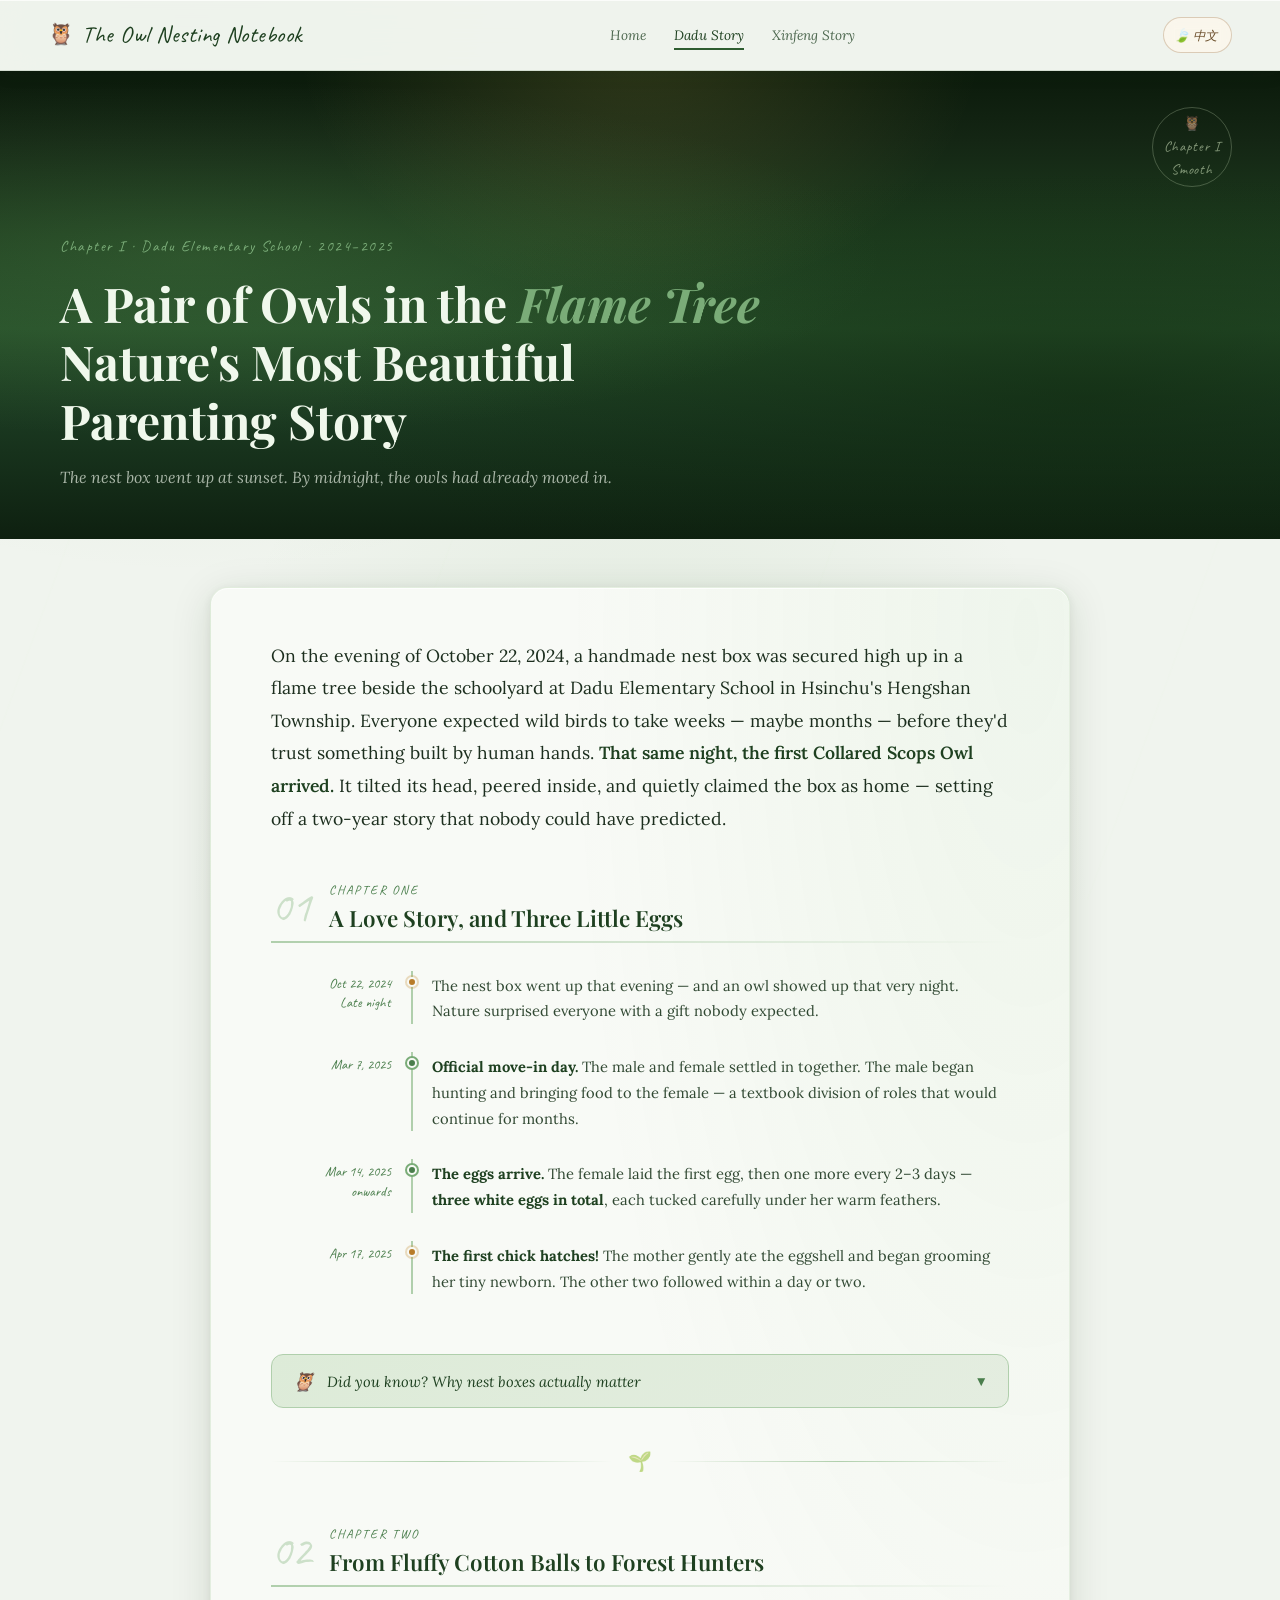
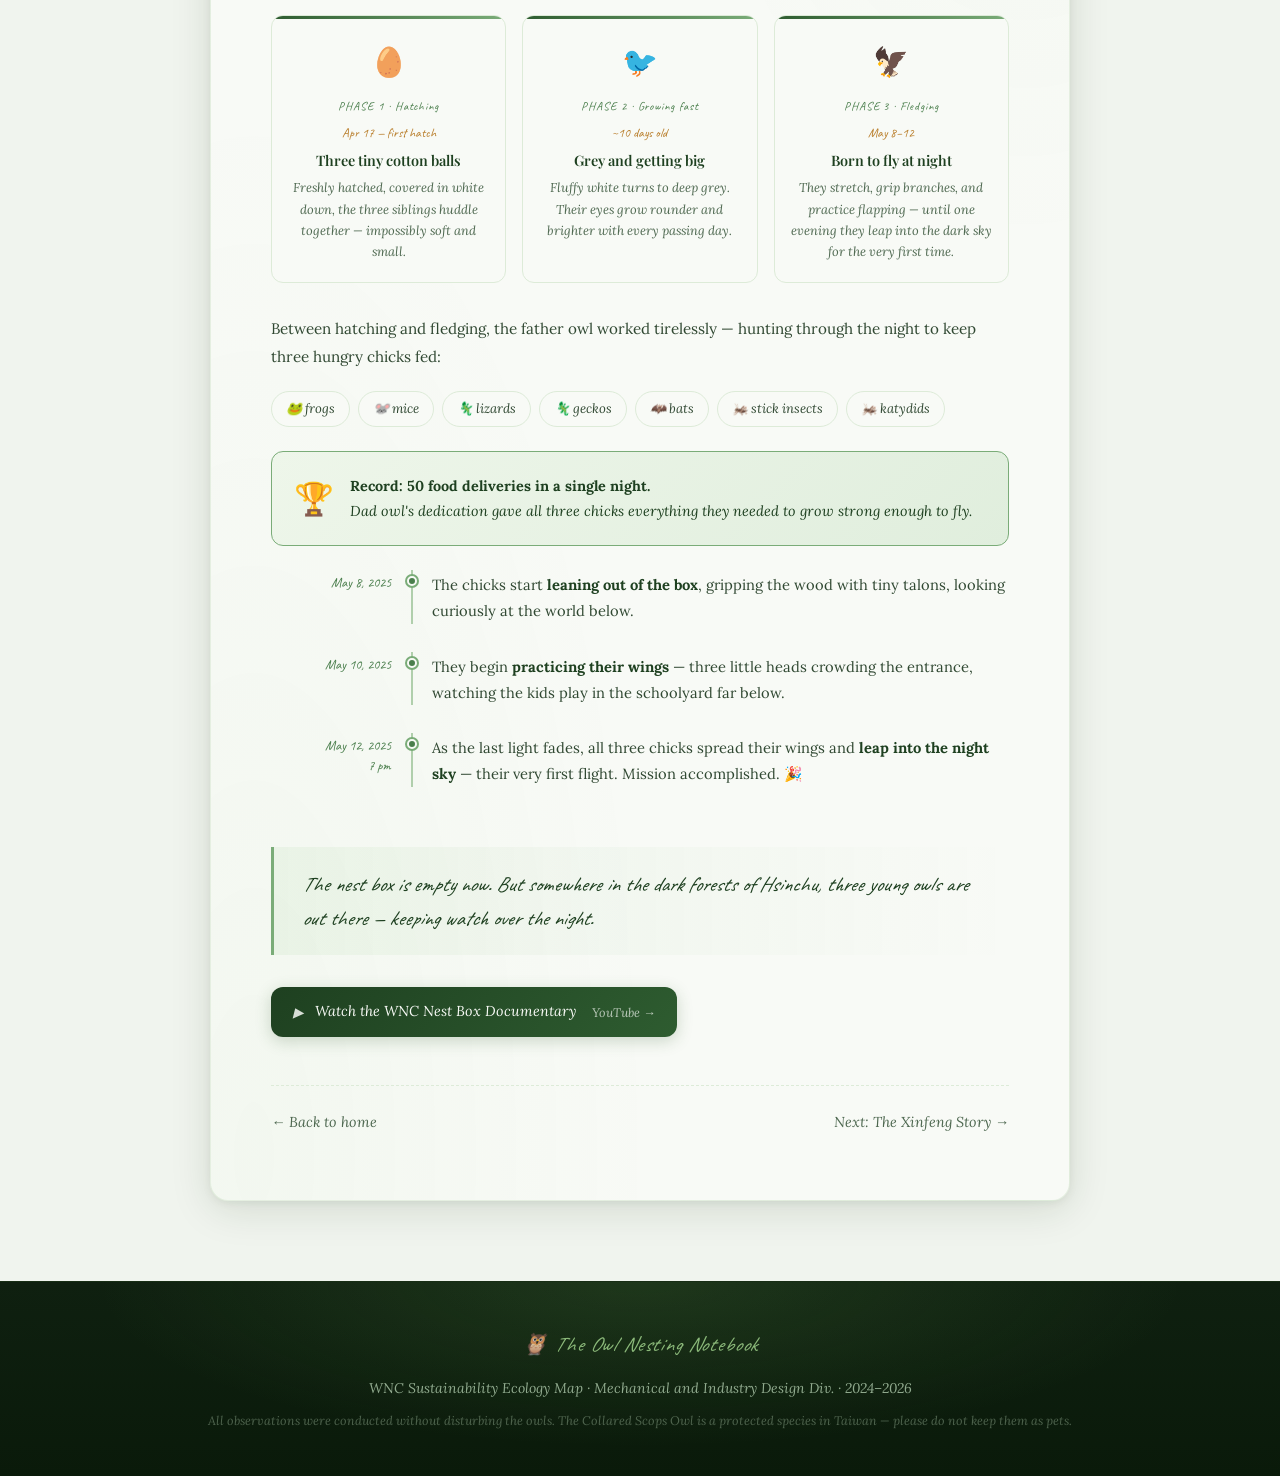
<file: dadu-en.html>
<!DOCTYPE html>
<html lang="en">
<head>
<meta charset="UTF-8">
<meta name="viewport" content="width=device-width, initial-scale=1.0">
<title>Dadu Elementary · The Owl Nesting Notebook</title>
<link rel="stylesheet" href="en-style.css">
<style>
.en-page-hero { min-height: 52vh; }
</style>
</head>
<body>

<!-- NAV -->
<nav class="en-nav">
  <a href="index-en.html" class="en-nav-brand">
    <span class="brand-owl">🦉</span>
    The Owl Nesting Notebook
  </a>
  <ul class="en-nav-links">
    <li><a href="index-en.html">Home</a></li>
    <li><a href="dadu-en.html" class="active">Dadu Story</a></li>
    <li><a href="xinfeng-en.html">Xinfeng Story</a></li>
  </ul>
  <a href="dadu.html" class="lang-back" title="切換中文">🍃 中文</a>
</nav>

<!-- HERO -->
<div class="en-page-hero">
  <div class="en-page-hero-bg"></div>
  <div class="en-page-hero-stamp">🦉<br>Chapter I<br>Smooth</div>
  <div class="en-page-hero-content">
    <span class="en-page-hero-eyebrow">Chapter I · Dadu Elementary School · 2024–2025</span>
    <h1 class="en-page-hero-title">
      A Pair of Owls in the <em>Flame Tree</em><br>
      Nature's Most Beautiful Parenting Story
    </h1>
    <p class="en-page-hero-sub">
      The nest box went up at sunset. By midnight, the owls had already moved in.
    </p>
  </div>
</div>

<!-- PAGE CONTENT -->
<div class="en-page">
  <div class="en-page-inner">

    <!-- Opening -->
    <p class="en-lead en-reveal">
      On the evening of October 22, 2024, a handmade nest box was secured high up in a flame tree
      beside the schoolyard at Dadu Elementary School in Hsinchu's Hengshan Township.
      Everyone expected wild birds to take weeks — maybe months — before they'd trust
      something built by human hands.
      <strong>That same night, the first Collared Scops Owl arrived.</strong>
      It tilted its head, peered inside, and quietly claimed the box as home —
      setting off a two-year story that nobody could have predicted.
    </p>

    <!-- CHAPTER 1 -->
    <div class="en-chapter en-reveal">
      <div class="en-chapter-num">01</div>
      <div>
        <div class="en-chapter-label">CHAPTER ONE</div>
        <div class="en-chapter-title">A Love Story, and Three Little Eggs</div>
      </div>
    </div>
    <hr class="en-chapter-line">

    <!-- Timeline 1 -->
    <div class="en-timeline">

      <div class="en-tl-item">
        <div class="en-tl-date">Oct 22, 2024<br>Late night</div>
        <div class="en-tl-line amber"></div>
        <div class="en-tl-text">The nest box went up that evening — and an owl showed up that very night. Nature surprised everyone with a gift nobody expected.</div>
      </div>

      <div class="en-tl-item">
        <div class="en-tl-date">Mar 7, 2025</div>
        <div class="en-tl-line"></div>
        <div class="en-tl-text"><strong>Official move-in day.</strong> The male and female settled in together. The male began hunting and bringing food to the female — a textbook division of roles that would continue for months.</div>
      </div>

      <div class="en-tl-item">
        <div class="en-tl-date">Mar 14, 2025<br>onwards</div>
        <div class="en-tl-line"></div>
        <div class="en-tl-text"><strong>The eggs arrive.</strong> The female laid the first egg, then one more every 2–3 days — <strong>three white eggs in total</strong>, each tucked carefully under her warm feathers.</div>
      </div>

      <div class="en-tl-item">
        <div class="en-tl-date">Apr 17, 2025</div>
        <div class="en-tl-line amber pulse"></div>
        <div class="en-tl-text"><strong>The first chick hatches!</strong> The mother gently ate the eggshell and began grooming her tiny newborn. The other two followed within a day or two.</div>
      </div>

    </div>

    <!-- Knowledge box 1 -->
    <div class="en-reveal">
      <button class="en-know-trigger" onclick="toggleKnow(this)">
        <span class="kt-icon">🦉</span>
        Did you know? Why nest boxes actually matter
        <span class="kt-arrow">▼</span>
      </button>
      <div class="en-know-panel">
        <div class="en-know-inner">
          <div class="en-ki-title">A nest box is a form of ecological compensation</div>
          <p class="en-ki-body">
            Collared Scops Owls are an <em>indicator species</em> of healthy lowland habitats —
            but natural tree hollows are disappearing fast as forests shrink and cities grow.
            <strong>A nest box gives them a second chance.</strong>
            Every box that WNC employees built with their own hands is one more door opened
            for a family looking for a safe place to raise their young.
          </p>
        </div>
      </div>
    </div>

    <!-- CHAPTER 2 -->
    <div class="en-divider en-reveal">
      <div class="en-divider-line"></div>
      <div class="en-divider-icon">🌱</div>
      <div class="en-divider-line"></div>
    </div>

    <div class="en-chapter en-reveal">
      <div class="en-chapter-num">02</div>
      <div>
        <div class="en-chapter-label">CHAPTER TWO</div>
        <div class="en-chapter-title">From Fluffy Cotton Balls to Forest Hunters</div>
      </div>
    </div>
    <hr class="en-chapter-line">

    <!-- Growth cards -->
    <div class="en-growth-cards en-reveal">
      <div class="en-growth-card">
        <span class="en-gc-emoji">🥚</span>
        <div class="en-gc-phase">PHASE 1 · Hatching</div>
        <div class="en-gc-date">Apr 17 — first hatch</div>
        <div class="en-gc-title">Three tiny cotton balls</div>
        <div class="en-gc-desc">Freshly hatched, covered in white down, the three siblings huddle together — impossibly soft and small.</div>
      </div>
      <div class="en-growth-card">
        <span class="en-gc-emoji">🐦</span>
        <div class="en-gc-phase">PHASE 2 · Growing fast</div>
        <div class="en-gc-date">~10 days old</div>
        <div class="en-gc-title">Grey and getting big</div>
        <div class="en-gc-desc">Fluffy white turns to deep grey. Their eyes grow rounder and brighter with every passing day.</div>
      </div>
      <div class="en-growth-card">
        <span class="en-gc-emoji">🦅</span>
        <div class="en-gc-phase">PHASE 3 · Fledging</div>
        <div class="en-gc-date">May 8–12</div>
        <div class="en-gc-title">Born to fly at night</div>
        <div class="en-gc-desc">They stretch, grip branches, and practice flapping — until one evening they leap into the dark sky for the very first time.</div>
      </div>
    </div>

    <!-- Feeding -->
    <p class="en-body en-reveal">
      Between hatching and fledging, the father owl worked tirelessly —
      hunting through the night to keep three hungry chicks fed:
    </p>

    <div class="en-food-chips en-reveal">
      <span class="en-food-chip">🐸 frogs</span>
      <span class="en-food-chip">🐭 mice</span>
      <span class="en-food-chip">🦎 lizards</span>
      <span class="en-food-chip">🦎 geckos</span>
      <span class="en-food-chip">🦇 bats</span>
      <span class="en-food-chip">🦗 stick insects</span>
      <span class="en-food-chip">🦗 katydids</span>
    </div>

    <div class="en-record-banner en-reveal">
      <span class="rb-icon">🏆</span>
      <div class="rb-text">
        <strong>Record: 50 food deliveries in a single night.</strong><br>
        Dad owl's dedication gave all three chicks everything they needed to grow strong enough to fly.
      </div>
    </div>

    <!-- Timeline 2 -->
    <div class="en-timeline">

      <div class="en-tl-item">
        <div class="en-tl-date">May 8, 2025</div>
        <div class="en-tl-line"></div>
        <div class="en-tl-text">The chicks start <strong>leaning out of the box</strong>, gripping the wood with tiny talons, looking curiously at the world below.</div>
      </div>

      <div class="en-tl-item">
        <div class="en-tl-date">May 10, 2025</div>
        <div class="en-tl-line"></div>
        <div class="en-tl-text">They begin <strong>practicing their wings</strong> — three little heads crowding the entrance, watching the kids play in the schoolyard far below.</div>
      </div>

      <div class="en-tl-item">
        <div class="en-tl-date">May 12, 2025<br>7 pm</div>
        <div class="en-tl-line pulse"></div>
        <div class="en-tl-text">As the last light fades, all three chicks spread their wings and <strong>leap into the night sky</strong> — their very first flight. Mission accomplished. 🎉</div>
      </div>

    </div>

    <blockquote class="en-quote en-reveal">
      The nest box is empty now. But somewhere in the dark forests of Hsinchu,
      three young owls are out there — keeping watch over the night.
    </blockquote>

    <!-- Video -->
    <div class="en-reveal" style="margin: 28px 0 8px;">
      <a href="https://www.youtube.com/watch?v=sUJP331eChg" target="_blank" rel="noopener" class="en-video-btn">
        <span class="vb-icon">▶</span>
        Watch the WNC Nest Box Documentary
        <span class="vb-sub">YouTube →</span>
      </a>
    </div>

    <!-- Page nav -->
    <div class="en-page-nav">
      <a href="index-en.html">← Back to home</a>
      <a href="xinfeng-en.html">Next: The Xinfeng Story →</a>
    </div>

  </div>
</div>

<!-- FOOTER -->
<footer class="en-footer">
  <div class="en-footer-logo">🦉 The Owl Nesting Notebook</div>
  <p>WNC Sustainability Ecology Map · Mechanical and Industry Design Div. · 2024–2026</p>
  <p style="margin-top:8px; font-size:0.78rem; opacity:0.5;">
    All observations were conducted without disturbing the owls. The Collared Scops Owl is a protected species in Taiwan — please do not keep them as pets.
  </p>
</footer>

<script>
function toggleKnow(btn) {
  btn.classList.toggle('open');
  btn.nextElementSibling.classList.toggle('open');
}
function initReveal() {
  const io = new IntersectionObserver(entries => {
    entries.forEach(e => {
      if (e.isIntersecting) { e.target.classList.add('visible'); io.unobserve(e.target); }
    });
  }, { threshold: 0.05, rootMargin: '0px 0px -30px 0px' });
  document.querySelectorAll('.en-reveal, .en-tl-item, .en-ci').forEach((el, i) => {
    const rect = el.getBoundingClientRect();
    if (rect.top < window.innerHeight && rect.bottom > 0) {
      el.style.transitionDelay = (i % 4) * 0.06 + 's';
      el.classList.add('visible');
    } else {
      el.style.transitionDelay = (i % 4) * 0.07 + 's';
      io.observe(el);
    }
  });
}
document.addEventListener('DOMContentLoaded', initReveal);
</script>
</body>
</html>
</file>
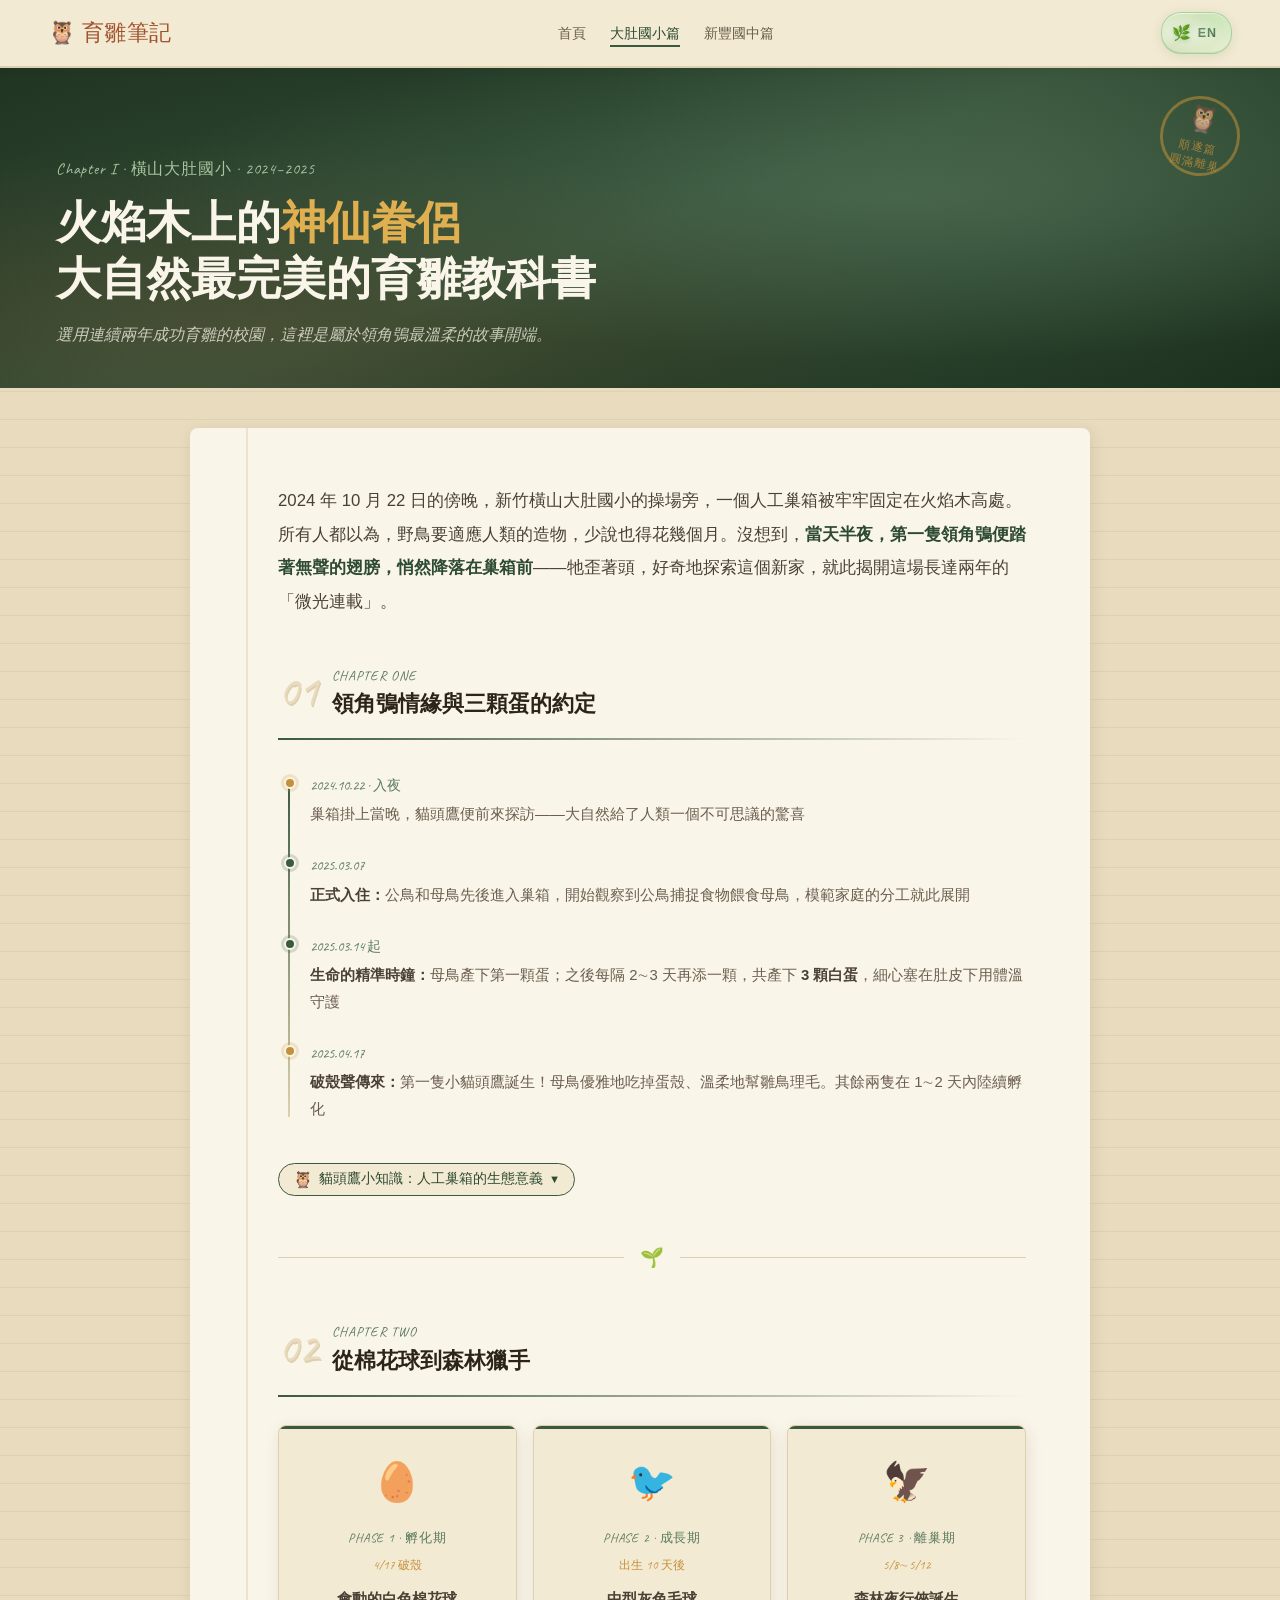
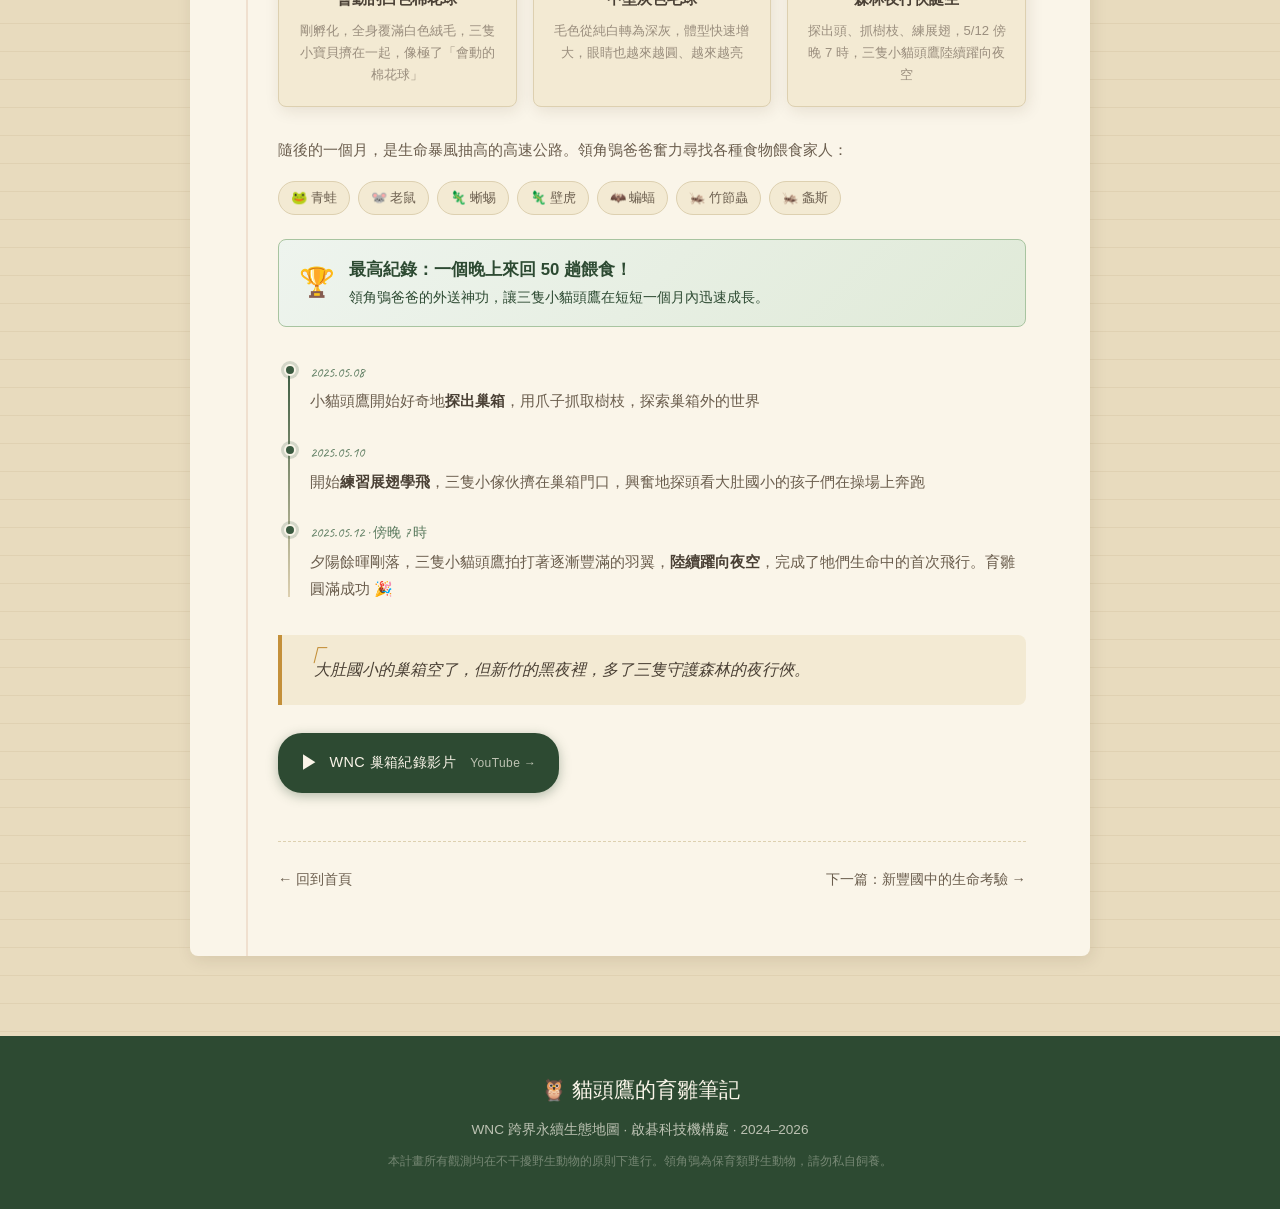
<file: dadu.html>
<!DOCTYPE html>
<html lang="zh-TW">
<head>
<meta charset="UTF-8">
<meta name="viewport" content="width=device-width, initial-scale=1.0">
<title>橫山大肚國小篇｜貓頭鷹育雛筆記</title>
<link rel="stylesheet" href="notebook.css">
<style>
/* ── 大肚國小篇專屬 · 主色調：苔蘚綠 ── */
:root {
  --accent:       var(--moss-mid);
  --accent-light: var(--moss-pale);
  --accent-dark:  var(--moss-dark);
}
.nb-hero { background:
  radial-gradient(ellipse at 65% 35%, rgba(90,122,94,0.55) 0%, transparent 60%),
  radial-gradient(ellipse at 15% 80%, rgba(90,140,60,0.22) 0%, transparent 45%),
  linear-gradient(160deg, #1a2e1c 0%, #2d4a32 50%, #1e3a24 100%);
}

/* 成長圖卡頂色 */
.nb-growth-card::before { background: var(--moss-mid); }

/* 公鳥餵食記錄條 */
.feeding-record {
  display: flex;
  flex-wrap: wrap;
  gap: 8px;
  margin: 16px 0 24px;
}
.food-chip {
  display: inline-flex;
  align-items: center;
  gap: 5px;
  background: var(--paper-mid);
  border: 1px solid var(--paper-aged);
  border-radius: 20px;
  padding: 4px 12px;
  font-size: 0.82rem;
  color: var(--ink-light);
  font-family: var(--font-serif);
  transition: all 0.2s;
  cursor: default;
}
.food-chip:hover {
  background: var(--moss-pale);
  border-color: var(--moss-mid);
  color: var(--moss-dark);
  transform: scale(1.05);
}

/* 最高紀錄 Banner */
.record-banner {
  background: linear-gradient(135deg, #eef4ee, #e0ead8);
  border: 1.5px solid var(--moss-pale);
  border-radius: var(--radius-md);
  padding: 16px 20px;
  display: flex;
  align-items: center;
  gap: 14px;
  margin: 20px 0;
}
.record-banner .rb-icon { font-size: 1.8rem; flex-shrink: 0; }
.record-banner .rb-text {
  font-family: var(--font-serif);
  font-size: 0.9rem;
  color: var(--moss-dark);
  line-height: 1.7;
}
.record-banner .rb-text strong {
  font-size: 1.05rem;
  color: var(--moss-dark);
}

/* 頁面底部導航 */
.page-nav {
  display: flex;
  justify-content: space-between;
  align-items: center;
  margin-top: 48px;
  padding-top: 24px;
  border-top: 1px dashed var(--paper-aged);
}
.page-nav a {
  display: flex;
  align-items: center;
  gap: 8px;
  text-decoration: none;
  font-family: var(--font-serif);
  font-size: 0.9rem;
  color: var(--ink-light);
  transition: color 0.2s;
}
.page-nav a:hover { color: var(--moss-dark); }
</style>
</head>
<body>

<!-- NAV -->
<nav class="nb-nav">
  <a href="index.html" class="nb-nav-brand">🦉 <span>育雛筆記</span></a>
  <ul class="nb-nav-links">
    <li><a href="index.html">首頁</a></li>
    <li><a href="dadu.html" class="active">大肚國小篇</a></li>
    <li><a href="xinfeng.html">新豐國中篇</a></li>
  </ul>
  <a href="dadu-en.html" class="lang-switch" title="Switch to English">
    <span class="leaf-icon">🌿</span>EN
  </a>
</nav>

<!-- HERO BANNER -->
<div class="nb-hero">
  <div class="nb-hero-art"></div>
  <div class="nb-hero-stamp">
    <span class="stamp-owl">🦉</span>
    順遂篇<br>圓滿離巢
  </div>
  <div class="nb-hero-content">
    <div class="nb-hero-eyebrow">Chapter I · 橫山大肚國小 · 2024–2025</div>
    <h1 class="nb-hero-title">
      火焰木上的<em>神仙眷侶</em><br>大自然最完美的育雛教科書
    </h1>
    <p class="nb-hero-sub">
      選用連續兩年成功育雛的校園，這裡是屬於領角鴞最溫柔的故事開端。
    </p>
  </div>
</div>

<!-- PAGE CONTENT -->
<div class="nb-page">
  <div class="nb-page-inner">

    <!-- 開場白 -->
    <p class="nb-lead reveal">
      2024 年 10 月 22 日的傍晚，新竹橫山大肚國小的操場旁，一個人工巢箱被牢牢固定在火焰木高處。
      所有人都以為，野鳥要適應人類的造物，少說也得花幾個月。沒想到，<strong>當天半夜，第一隻領角鴞便踏著無聲的翅膀，悄然降落在巢箱前</strong>——牠歪著頭，好奇地探索這個新家，就此揭開這場長達兩年的「微光連載」。
    </p>

    <!-- ── CHAPTER 1 ── -->
    <div class="nb-chapter reveal">
      <div class="nb-chapter-num">01</div>
      <div class="nb-chapter-body">
        <div class="nb-chapter-label">CHAPTER ONE</div>
        <div class="nb-chapter-title">領角鴞情緣與三顆蛋的約定</div>
      </div>
    </div>
    <div class="nb-chapter-line"></div>

    <!-- 時間軸：入住 → 產蛋 -->
    <div class="nb-timeline" id="timeline1">

      <div class="nb-tl-item">
        <div class="nb-tl-dot amber"></div>
        <span class="nb-tl-date">2024.10.22 · 入夜</span>
        <p class="nb-tl-text">巢箱掛上當晚，貓頭鷹便前來探訪——大自然給了人類一個不可思議的驚喜</p>
      </div>

      <div class="nb-tl-item">
        <div class="nb-tl-dot"></div>
        <span class="nb-tl-date">2025.03.07</span>
        <p class="nb-tl-text"><strong>正式入住：</strong>公鳥和母鳥先後進入巢箱，開始觀察到公鳥捕捉食物餵食母鳥，模範家庭的分工就此展開</p>
      </div>

      <div class="nb-tl-item">
        <div class="nb-tl-dot"></div>
        <span class="nb-tl-date">2025.03.14 起</span>
        <p class="nb-tl-text"><strong>生命的精準時鐘：</strong>母鳥產下第一顆蛋；之後每隔 2∼3 天再添一顆，共產下 <strong>3 顆白蛋</strong>，細心塞在肚皮下用體溫守護</p>
      </div>

      <div class="nb-tl-item">
        <div class="nb-tl-dot amber pulse"></div>
        <span class="nb-tl-date">2025.04.17</span>
        <p class="nb-tl-text"><strong>破殼聲傳來：</strong>第一隻小貓頭鷹誕生！母鳥優雅地吃掉蛋殼、溫柔地幫雛鳥理毛。其餘兩隻在 1∼2 天內陸續孵化</p>
      </div>

    </div>

    <!-- 知識小卡 1 -->
    <div class="reveal">
      <button class="nb-knowledge-trigger" onclick="toggleKnowledge(this)">
        <span class="kt-icon">🦉</span>
        貓頭鷹小知識：人工巢箱的生態意義
        <span class="kt-arrow">▼</span>
      </button>
      <div class="nb-knowledge-panel">
        <div class="nb-knowledge-inner" data-icon="🌿">
          <div class="nb-ki-title">人工巢箱（Nest Box）是一種「生態補償」</div>
          <p class="nb-ki-body">
            領角鴞是淺山地區的<em>指標物種</em>，但因為都市擴張與林地破碎化，<strong>大樹洞越來越少</strong>。
            人工巢箱不是干擾，而是一種寶貴的「生態補償」——為找不到樹洞成家的牠們，爭取一條生命的生路。
            WNC 由員工親手製作、安裝的巢箱，正是這條生路最實在的一塊磚。
          </p>
        </div>
      </div>
    </div>

    <!-- ── CHAPTER 2 ── -->
    <div class="nb-divider reveal"><div class="nb-divider-line"></div><div class="nb-divider-icon">🌱</div><div class="nb-divider-line"></div></div>

    <div class="nb-chapter reveal">
      <div class="nb-chapter-num">02</div>
      <div class="nb-chapter-body">
        <div class="nb-chapter-label">CHAPTER TWO</div>
        <div class="nb-chapter-title">從棉花球到森林獵手</div>
      </div>
    </div>
    <div class="nb-chapter-line"></div>

    <!-- 成長階段圖卡 -->
    <div class="nb-growth-cards reveal">
      <div class="nb-growth-card">
        <span class="nb-gc-emoji">🥚</span>
        <div class="nb-gc-phase">PHASE 1 · 孵化期</div>
        <div class="nb-gc-date">4/17 破殼</div>
        <div class="nb-gc-title">會動的白色棉花球</div>
        <div class="nb-gc-desc">剛孵化，全身覆滿白色絨毛，三隻小寶貝擠在一起，像極了「會動的棉花球」</div>
      </div>
      <div class="nb-growth-card">
        <span class="nb-gc-emoji">🐦</span>
        <div class="nb-gc-phase">PHASE 2 · 成長期</div>
        <div class="nb-gc-date">出生 10 天後</div>
        <div class="nb-gc-title">中型灰色毛球</div>
        <div class="nb-gc-desc">毛色從純白轉為深灰，體型快速增大，眼睛也越來越圓、越來越亮</div>
      </div>
      <div class="nb-growth-card">
        <span class="nb-gc-emoji">🦅</span>
        <div class="nb-gc-phase">PHASE 3 · 離巢期</div>
        <div class="nb-gc-date">5/8∼5/12</div>
        <div class="nb-gc-title">森林夜行俠誕生</div>
        <div class="nb-gc-desc">探出頭、抓樹枝、練展翅，5/12 傍晚 7 時，三隻小貓頭鷹陸續躍向夜空</div>
      </div>
    </div>

    <!-- 公鳥餵食 -->
    <p class="nb-body reveal">
      隨後的一個月，是生命暴風抽高的高速公路。領角鴞爸爸奮力尋找各種食物餵食家人：
    </p>

    <div class="feeding-record reveal">
      <span class="food-chip">🐸 青蛙</span>
      <span class="food-chip">🐭 老鼠</span>
      <span class="food-chip">🦎 蜥蜴</span>
      <span class="food-chip">🦎 壁虎</span>
      <span class="food-chip">🦇 蝙蝠</span>
      <span class="food-chip">🦗 竹節蟲</span>
      <span class="food-chip">🦗 螽斯</span>
    </div>

    <div class="record-banner reveal">
      <span class="rb-icon">🏆</span>
      <div class="rb-text">
        <strong>最高紀錄：一個晚上來回 50 趟餵食！</strong><br>
        領角鴞爸爸的外送神功，讓三隻小貓頭鷹在短短一個月內迅速成長。
      </div>
    </div>

    <!-- 時間軸：成長 → 離巢 -->
    <div class="nb-timeline" id="timeline2">

      <div class="nb-tl-item">
        <div class="nb-tl-dot"></div>
        <span class="nb-tl-date">2025.05.08</span>
        <p class="nb-tl-text">小貓頭鷹開始好奇地<strong>探出巢箱</strong>，用爪子抓取樹枝，探索巢箱外的世界</p>
      </div>

      <div class="nb-tl-item">
        <div class="nb-tl-dot"></div>
        <span class="nb-tl-date">2025.05.10</span>
        <p class="nb-tl-text">開始<strong>練習展翅學飛</strong>，三隻小傢伙擠在巢箱門口，興奮地探頭看大肚國小的孩子們在操場上奔跑</p>
      </div>

      <div class="nb-tl-item">
        <div class="nb-tl-dot pulse"></div>
        <span class="nb-tl-date">2025.05.12 · 傍晚 7 時</span>
        <p class="nb-tl-text">夕陽餘暉剛落，三隻小貓頭鷹拍打著逐漸豐滿的羽翼，<strong>陸續躍向夜空</strong>，完成了牠們生命中的首次飛行。育雛圓滿成功 🎉</p>
      </div>

    </div>

    <blockquote class="nb-quote reveal">
      大肚國小的巢箱空了，但新竹的黑夜裡，多了三隻守護森林的夜行俠。
    </blockquote>

    <!-- 影片按鈕 -->
    <div class="reveal" style="margin: 28px 0 8px;">
      <a href="https://www.youtube.com/watch?v=sUJP331eChg" target="_blank" rel="noopener" class="nb-video-btn">
        <span class="vb-icon">▶</span>
        WNC 巢箱紀錄影片
        <span class="vb-sub">YouTube →</span>
      </a>
    </div>

    <!-- 頁面底部導航 -->
    <div class="page-nav">
      <a href="index.html">← 回到首頁</a>
      <a href="xinfeng.html">下一篇：新豐國中的生命考驗 →</a>
    </div>

  </div><!-- /nb-page-inner -->
</div><!-- /nb-page -->

<!-- FOOTER -->
<footer class="nb-footer">
  <div class="nb-footer-logo">🦉 貓頭鷹的育雛筆記</div>
  <p>WNC 跨界永續生態地圖 · 啟碁科技機構處 · 2024–2026</p>
  <p style="margin-top:8px;font-size:0.78rem;opacity:0.5;">
    本計畫所有觀測均在不干擾野生動物的原則下進行。領角鴞為保育類野生動物，請勿私自飼養。
  </p>
</footer>

<script>
/* ── 知識小卡開關 ── */
function toggleKnowledge(btn) {
  btn.classList.toggle('open');
  const panel = btn.nextElementSibling;
  panel.classList.toggle('open');
}

/* ── 捲動動畫（立即顯示視窗內元素） ── */
function initReveal() {
  const targets = document.querySelectorAll('.nb-tl-item, .nb-ci, .reveal');
  const io = new IntersectionObserver(entries => {
    entries.forEach(e => {
      if (e.isIntersecting) {
        e.target.classList.add('visible');
        io.unobserve(e.target);
      }
    });
  }, { threshold: 0.05, rootMargin: '0px 0px -30px 0px' });

  targets.forEach((el, i) => {
    // 已在視窗內 → 直接顯示（不加動畫延遲）
    const rect = el.getBoundingClientRect();
    if (rect.top < window.innerHeight && rect.bottom > 0) {
      el.style.transitionDelay = (i % 4) * 0.06 + 's';
      el.classList.add('visible');
    } else {
      el.style.transitionDelay = (i % 4) * 0.07 + 's';
      io.observe(el);
    }
  });
}
document.addEventListener('DOMContentLoaded', initReveal);
</script>
</body>
</html>
</file>
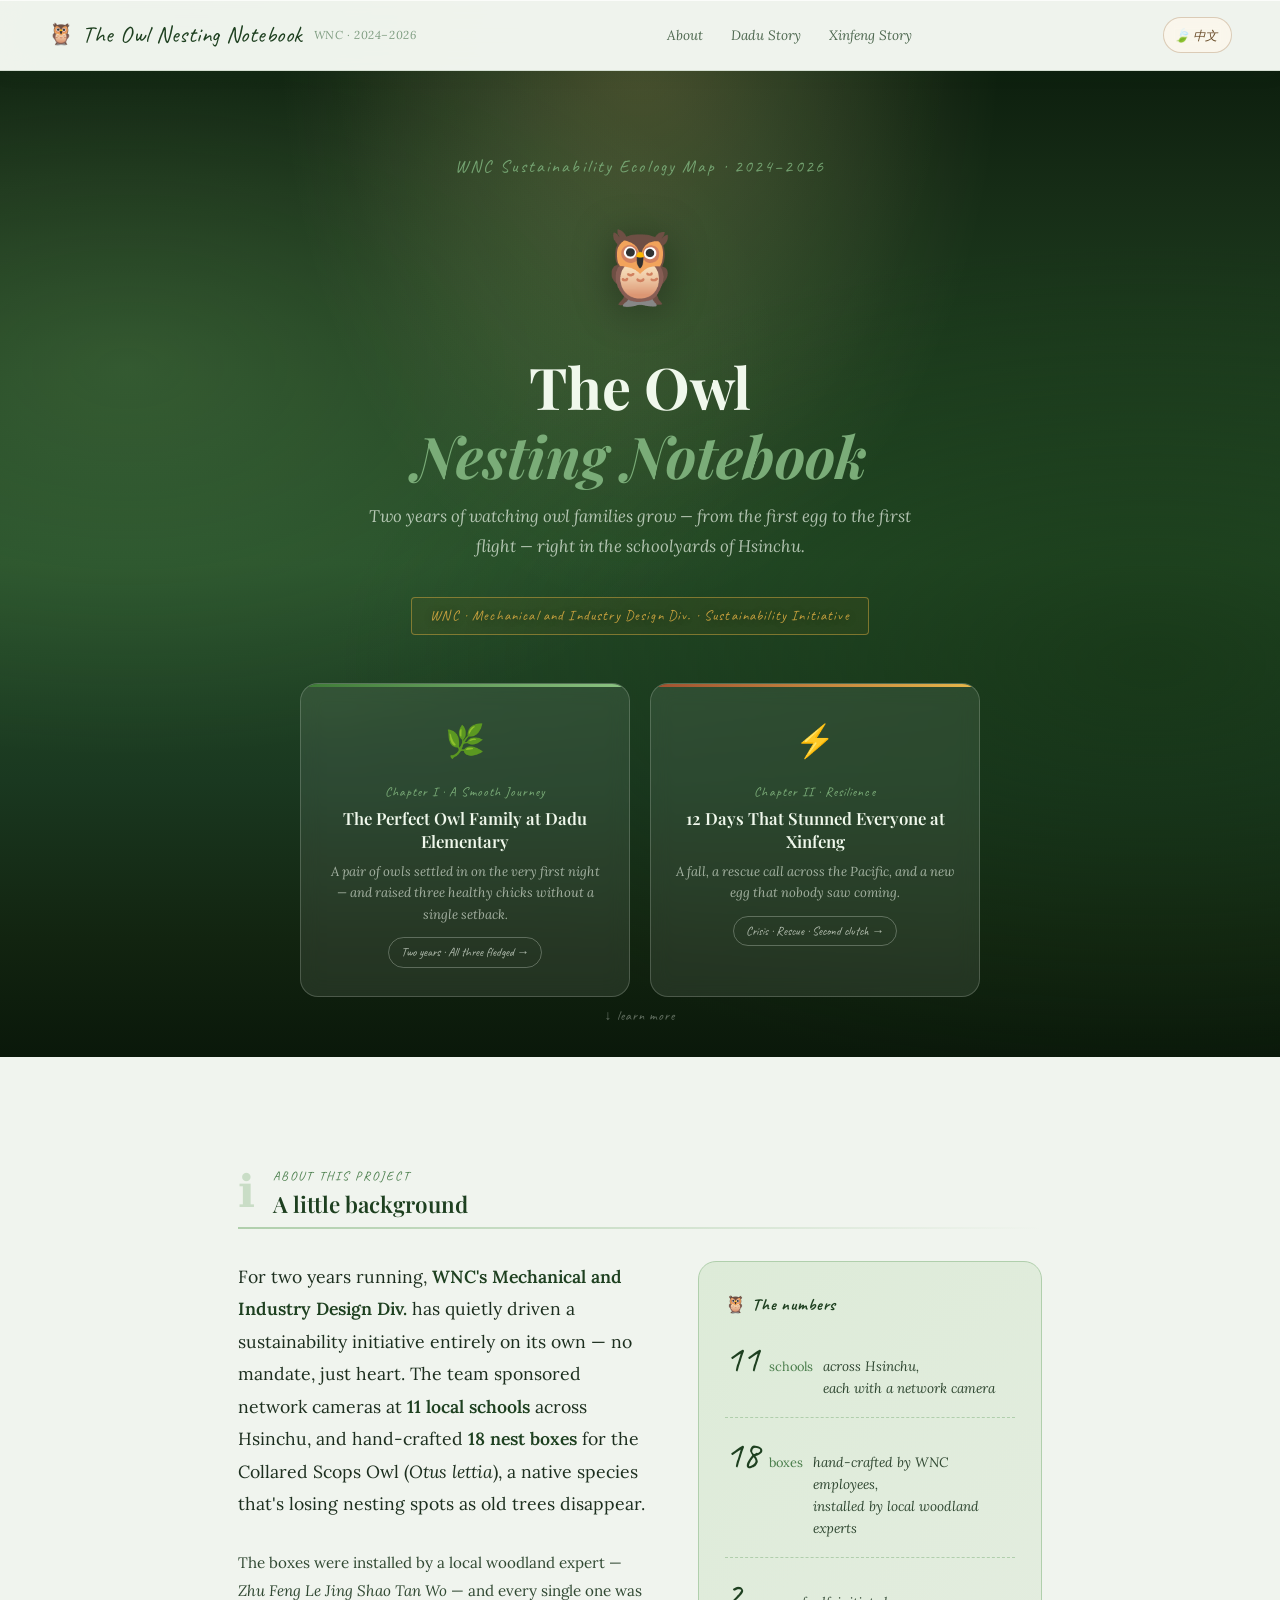
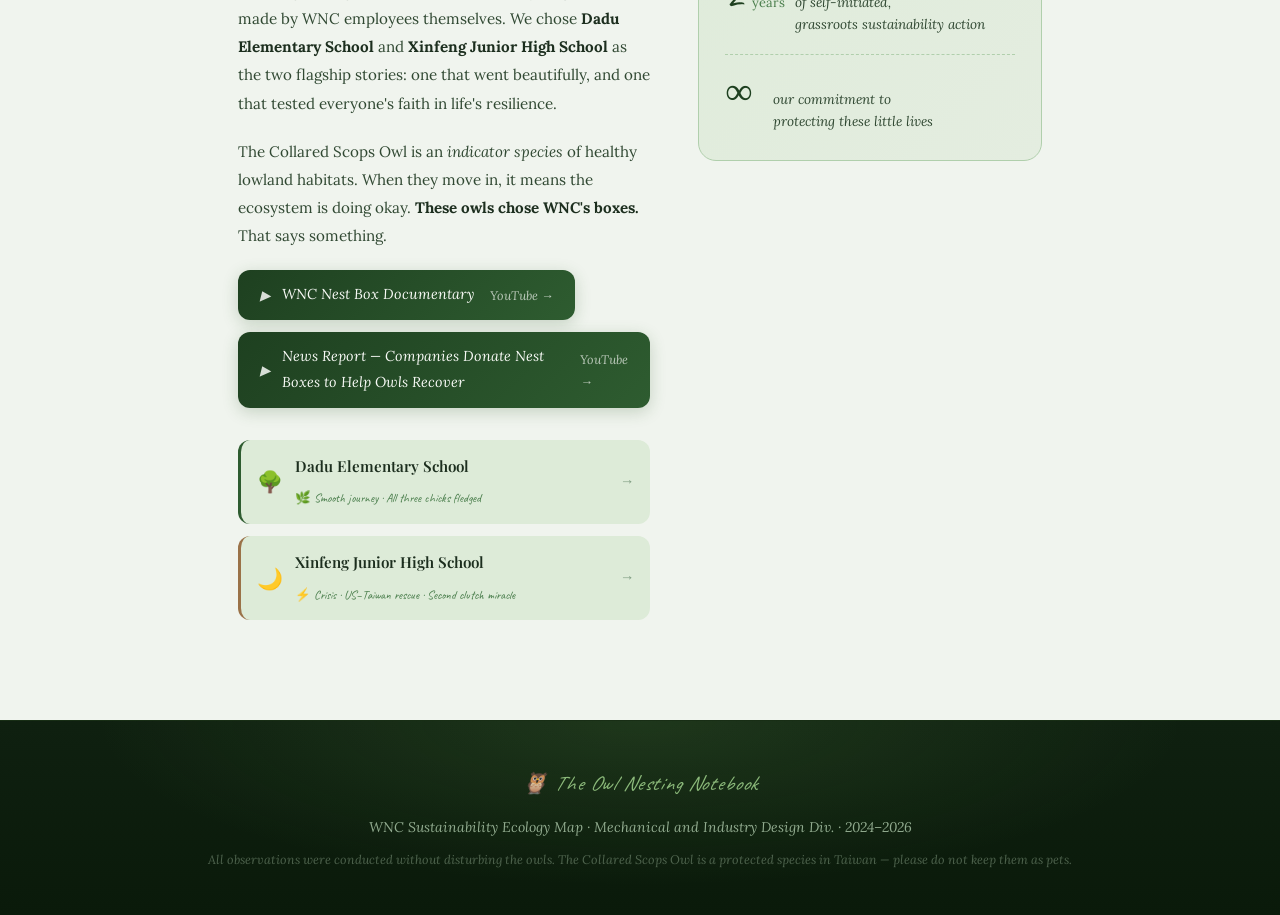
<file: index-en.html>
<!DOCTYPE html>
<html lang="en">
<head>
<meta charset="UTF-8">
<meta name="viewport" content="width=device-width, initial-scale=1.0">
<title>The Owl Nesting Notebook · WNC Sustainability Ecology Map</title>
<link rel="stylesheet" href="en-style.css">
<style>
.en-home-hero-wrap { position: relative; }
.en-about-section {
  max-width: 900px;
  margin: 0 auto;
  padding: 64px 48px 80px;
}
@media (max-width: 768px) {
  .en-about-section { padding: 48px 20px 60px; }
}
</style>
</head>
<body>

<!-- NAV -->
<nav class="en-nav">
  <a href="index-en.html" class="en-nav-brand">
    <span class="brand-owl">🦉</span>
    The Owl Nesting Notebook
    <span class="brand-sub">WNC · 2024–2026</span>
  </a>
  <ul class="en-nav-links">
    <li><a href="#about">About</a></li>
    <li><a href="dadu-en.html">Dadu Story</a></li>
    <li><a href="xinfeng-en.html">Xinfeng Story</a></li>
  </ul>
  <a href="index.html" class="lang-back" title="切換中文">🍃 中文</a>
</nav>

<!-- HERO -->
<section class="en-home-hero-wrap">
  <div class="en-hero">
    <div class="en-hero-inner">
      <span class="en-hero-eyebrow">WNC Sustainability Ecology Map · 2024–2026</span>
      <span class="en-hero-owl">🦉</span>
      <h1 class="en-hero-title">
        The Owl<br><em>Nesting Notebook</em>
      </h1>
      <p class="en-hero-sub">
        Two years of watching owl families grow — from the first egg to the first flight —
        right in the schoolyards of Hsinchu.
      </p>
      <div class="en-hero-badge">WNC · Mechanical and Industry Design Div. · Sustainability Initiative</div>

      <div class="en-cards">
        <a href="dadu-en.html" class="en-card green">
          <span class="en-card-emoji">🌿</span>
          <div class="en-card-chapter">Chapter I · A Smooth Journey</div>
          <div class="en-card-title">The Perfect Owl Family at Dadu Elementary</div>
          <div class="en-card-desc">A pair of owls settled in on the very first night — and raised three healthy chicks without a single setback.</div>
          <span class="en-card-tag">Two years · All three fledged →</span>
        </a>
        <a href="xinfeng-en.html" class="en-card amber">
          <span class="en-card-emoji">⚡</span>
          <div class="en-card-chapter">Chapter II · Resilience</div>
          <div class="en-card-title">12 Days That Stunned Everyone at Xinfeng</div>
          <div class="en-card-desc">A fall, a rescue call across the Pacific, and a new egg that nobody saw coming.</div>
          <span class="en-card-tag">Crisis · Rescue · Second clutch →</span>
        </a>
      </div>
    </div>
    <div class="en-scroll-hint">↓ learn more</div>
  </div>
</section>

<!-- ABOUT -->
<section class="en-about-section" id="about">
  <div class="en-chapter">
    <div class="en-chapter-num">ℹ</div>
    <div>
      <div class="en-chapter-label">ABOUT THIS PROJECT</div>
      <div class="en-chapter-title">A little background</div>
    </div>
  </div>
  <hr class="en-chapter-line">

  <div class="en-about-grid">
    <div>
      <p class="en-lead en-reveal">
        For two years running, <strong>WNC's Mechanical and Industry Design Div.</strong> has quietly driven
        a sustainability initiative entirely on its own — no mandate, just heart.
        The team sponsored network cameras at <strong>11 local schools</strong> across Hsinchu,
        and hand-crafted <strong>18 nest boxes</strong> for the Collared Scops Owl
        (<em>Otus lettia</em>), a native species that's losing nesting spots as old trees disappear.
      </p>
      <p class="en-body en-reveal">
        The boxes were installed by a local woodland expert — <em>Zhu Feng Le Jing Shao Tan Wo</em> —
        and every single one was made by WNC employees themselves.
        We chose <strong>Dadu Elementary School</strong> and <strong>Xinfeng Junior High School</strong>
        as the two flagship stories: one that went beautifully, and one that tested everyone's faith
        in life's resilience.
      </p>
      <p class="en-body en-reveal">
        The Collared Scops Owl is an <em>indicator species</em> of healthy lowland habitats.
        When they move in, it means the ecosystem is doing okay.
        <strong>These owls chose WNC's boxes.</strong> That says something.
      </p>

      <!-- Video buttons -->
      <div class="en-reveal" style="margin: 8px 0 32px; display: flex; flex-direction: column; align-items: flex-start; gap: 12px;">
        <a href="https://www.youtube.com/watch?v=sUJP331eChg" target="_blank" rel="noopener" class="en-video-btn">
          <span class="vb-icon">▶</span>
          WNC Nest Box Documentary
          <span class="vb-sub">YouTube →</span>
        </a>
        <a href="https://youtu.be/trzWwspWIsg?si=S2WWwS-HpjGJwCNB" target="_blank" rel="noopener" class="en-video-btn">
          <span class="vb-icon">▶</span>
          News Report — Companies Donate Nest Boxes to Help Owls Recover
          <span class="vb-sub">YouTube →</span>
        </a>
      </div>

      <div class="en-school-list en-reveal">
        <a href="dadu-en.html" class="en-school-item">
          <span class="en-si-emoji">🌳</span>
          <div class="en-si-body">
            <span class="en-si-name">Dadu Elementary School</span>
            <span class="en-si-tag">🌿 Smooth journey · All three chicks fledged</span>
          </div>
          <span class="en-si-arrow">→</span>
        </a>
        <a href="xinfeng-en.html" class="en-school-item" style="border-left-color: var(--en-bark-light);">
          <span class="en-si-emoji">🌙</span>
          <div class="en-si-body">
            <span class="en-si-name">Xinfeng Junior High School</span>
            <span class="en-si-tag">⚡ Crisis · US–Taiwan rescue · Second clutch miracle</span>
          </div>
          <span class="en-si-arrow">→</span>
        </a>
      </div>
    </div>

    <div class="en-stats en-reveal">
      <h4>🦉 The numbers</h4>
      <div class="en-stat-row">
        <span class="en-stat-num">11</span>
        <span class="en-stat-unit">schools</span>
        <span class="en-stat-label">across Hsinchu,<br>each with a network camera</span>
      </div>
      <div class="en-stat-row">
        <span class="en-stat-num">18</span>
        <span class="en-stat-unit">boxes</span>
        <span class="en-stat-label">hand-crafted by WNC employees,<br>installed by local woodland experts</span>
      </div>
      <div class="en-stat-row">
        <span class="en-stat-num">2</span>
        <span class="en-stat-unit">years</span>
        <span class="en-stat-label">of self-initiated,<br>grassroots sustainability action</span>
      </div>
      <div class="en-stat-row">
        <span class="en-stat-num">∞</span>
        <span class="en-stat-unit"></span>
        <span class="en-stat-label">our commitment to<br>protecting these little lives</span>
      </div>
    </div>
  </div>
</section>

<!-- FOOTER -->
<footer class="en-footer">
  <div class="en-footer-logo">🦉 The Owl Nesting Notebook</div>
  <p>WNC Sustainability Ecology Map · Mechanical and Industry Design Div. · 2024–2026</p>
  <p style="margin-top:8px; font-size:0.78rem; opacity:0.5;">
    All observations were conducted without disturbing the owls. The Collared Scops Owl is a protected species in Taiwan — please do not keep them as pets.
  </p>
</footer>

<script>
const io = new IntersectionObserver(entries => {
  entries.forEach(e => { if(e.isIntersecting){ e.target.classList.add('visible'); io.unobserve(e.target); } });
}, { threshold: 0.1 });
document.querySelectorAll('.en-reveal, .en-tl-item, .en-ci').forEach(el => io.observe(el));
</script>
</body>
</html>
</file>
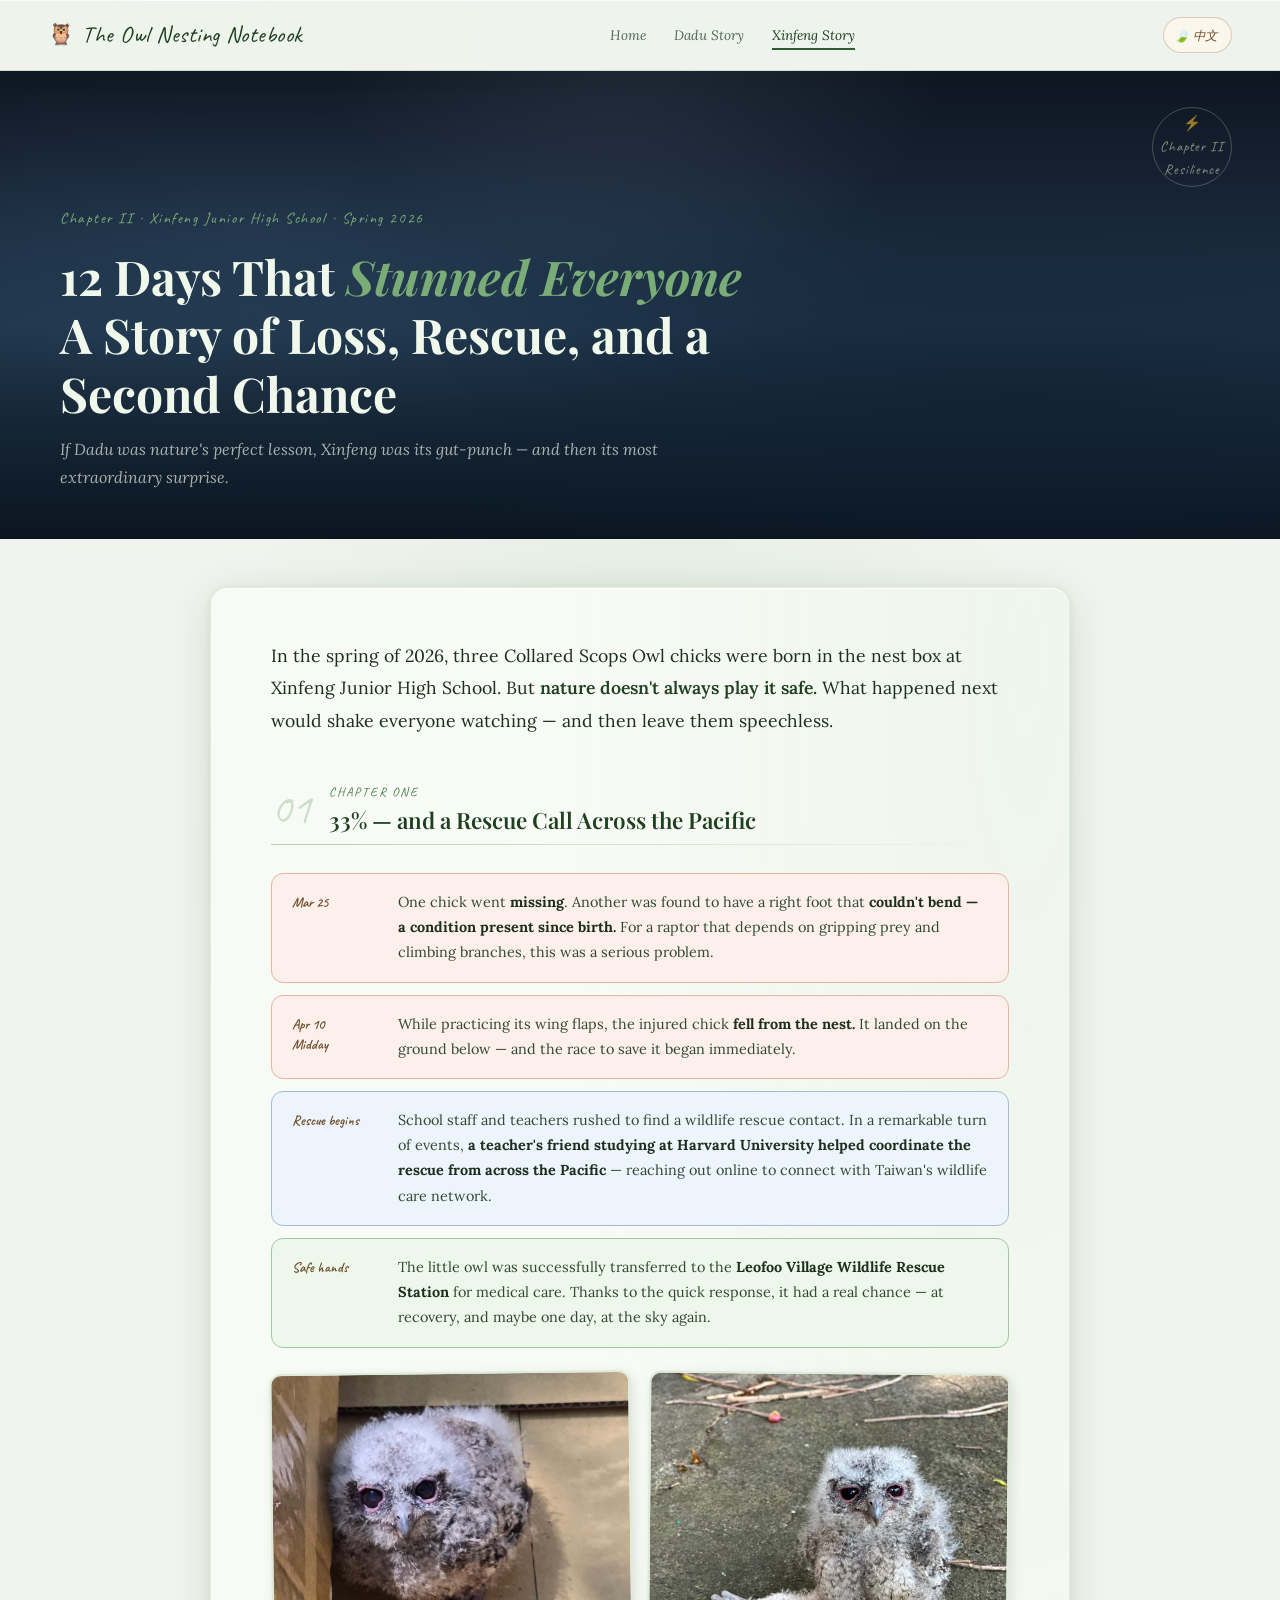
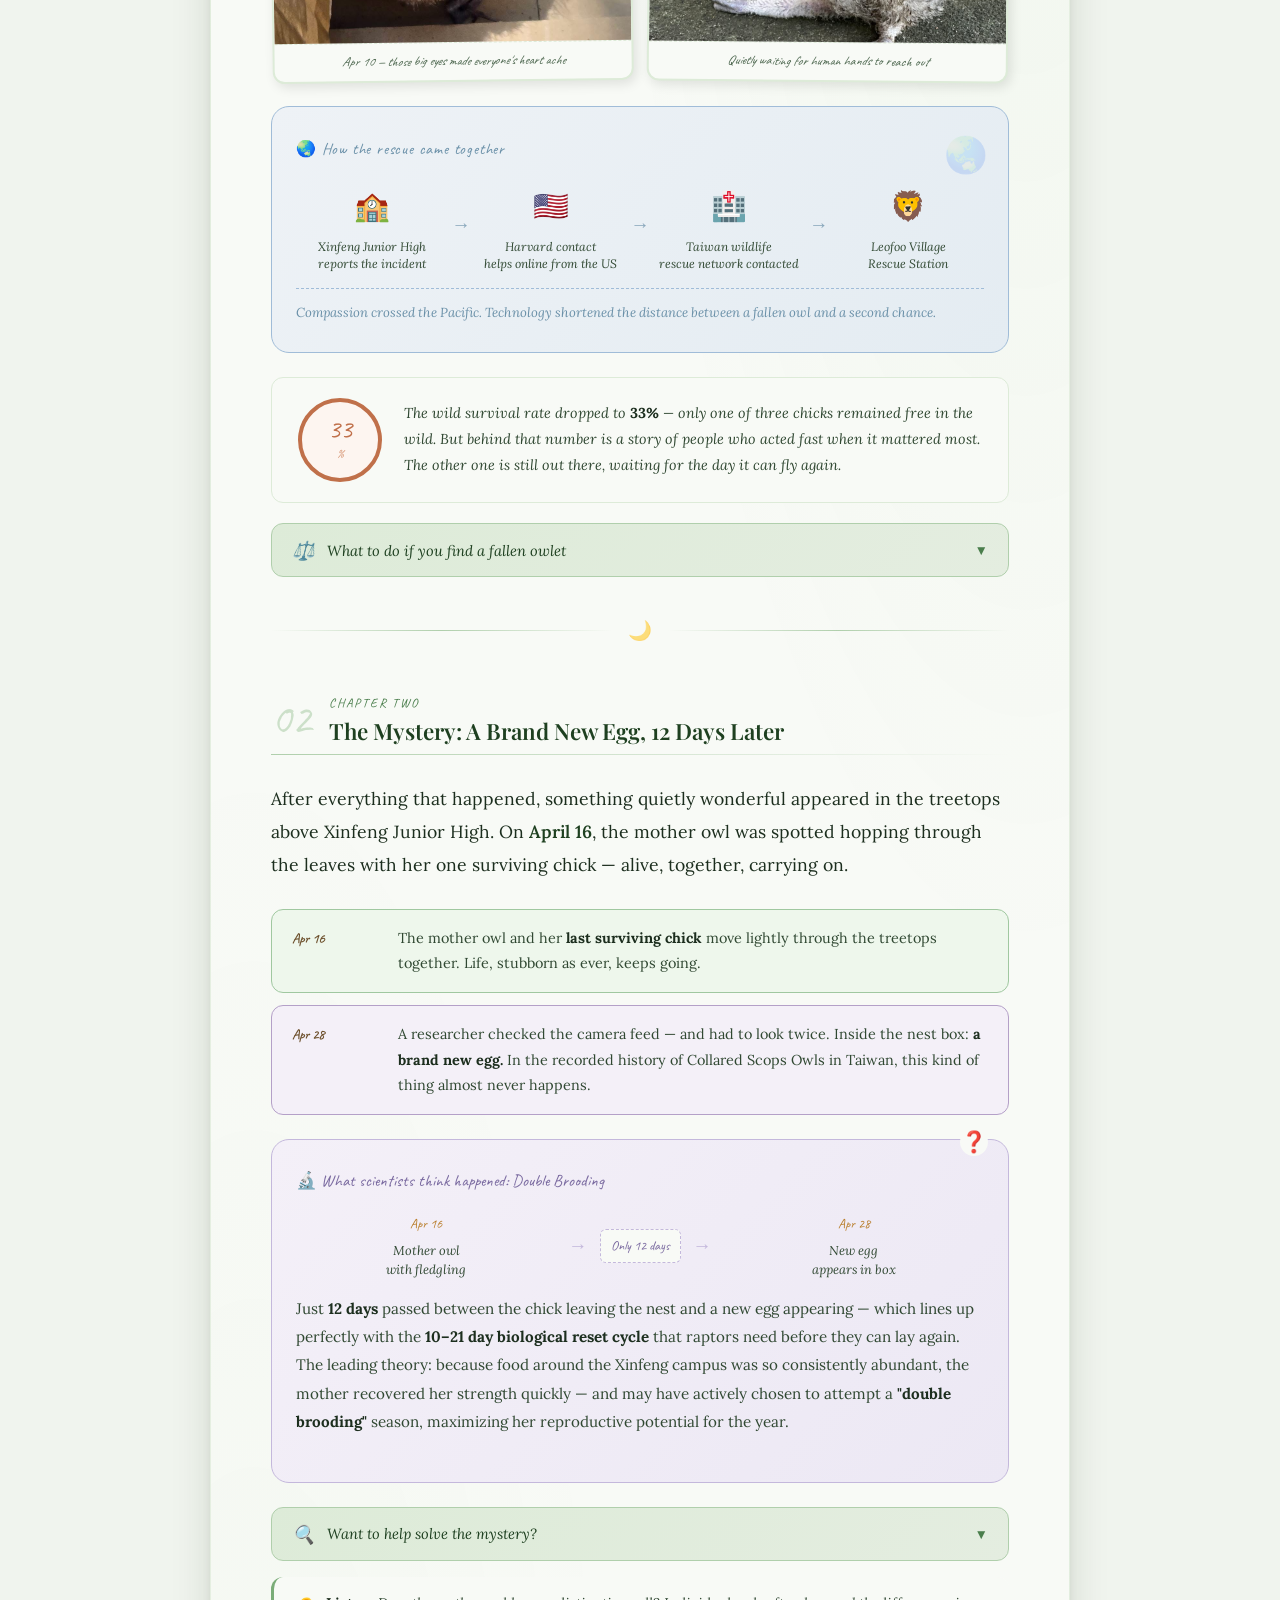
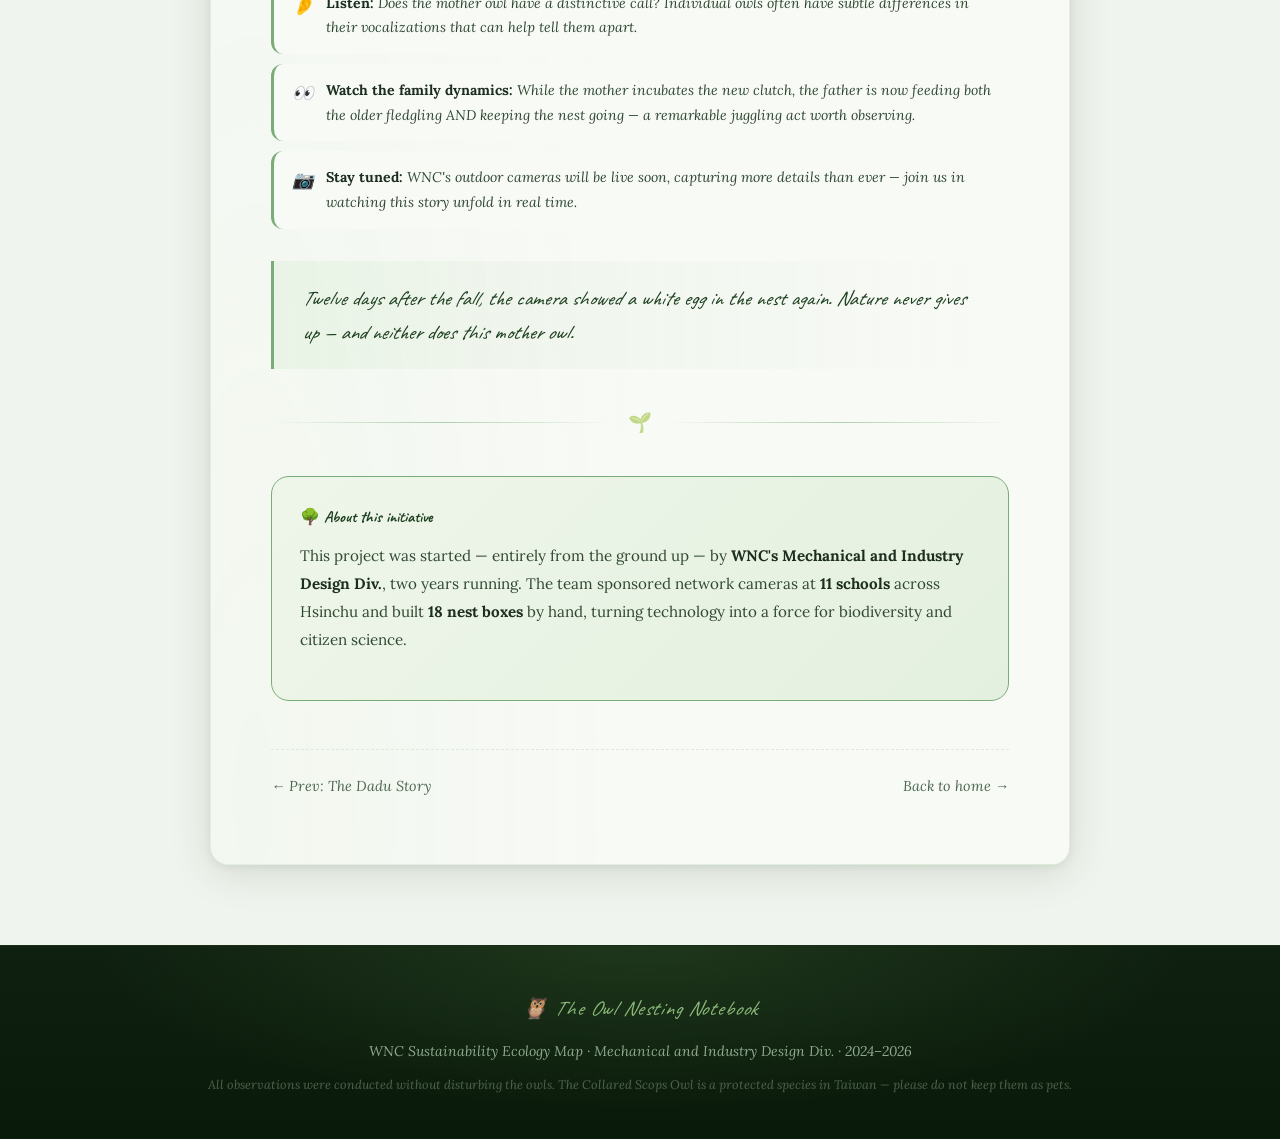
<file: xinfeng-en.html>
<!DOCTYPE html>
<html lang="en">
<head>
<meta charset="UTF-8">
<meta name="viewport" content="width=device-width, initial-scale=1.0">
<title>Xinfeng Junior High · The Owl Nesting Notebook</title>
<link rel="stylesheet" href="en-style.css">
<style>
.en-page-hero { min-height: 52vh; }
</style>
</head>
<body>

<!-- NAV -->
<nav class="en-nav">
  <a href="index-en.html" class="en-nav-brand">
    <span class="brand-owl">🦉</span>
    The Owl Nesting Notebook
  </a>
  <ul class="en-nav-links">
    <li><a href="index-en.html">Home</a></li>
    <li><a href="dadu-en.html">Dadu Story</a></li>
    <li><a href="xinfeng-en.html" class="active">Xinfeng Story</a></li>
  </ul>
  <a href="xinfeng.html" class="lang-back" title="切換中文">🍃 中文</a>
</nav>

<!-- HERO -->
<div class="en-page-hero">
  <div class="en-page-hero-bg amber-tint"></div>
  <div class="en-page-hero-stamp">⚡<br>Chapter II<br>Resilience</div>
  <div class="en-page-hero-content">
    <span class="en-page-hero-eyebrow">Chapter II · Xinfeng Junior High School · Spring 2026</span>
    <h1 class="en-page-hero-title">
      12 Days That <em>Stunned Everyone</em><br>
      A Story of Loss, Rescue, and a Second Chance
    </h1>
    <p class="en-page-hero-sub">
      If Dadu was nature's perfect lesson, Xinfeng was its gut-punch —
      and then its most extraordinary surprise.
    </p>
  </div>
</div>

<!-- PAGE CONTENT -->
<div class="en-page">
  <div class="en-page-inner">

    <!-- Opening -->
    <p class="en-lead en-reveal">
      In the spring of 2026, three Collared Scops Owl chicks were born in the nest box
      at Xinfeng Junior High School. But <strong>nature doesn't always play it safe.</strong>
      What happened next would shake everyone watching — and then leave them speechless.
    </p>

    <!-- CHAPTER 1 -->
    <div class="en-chapter en-reveal">
      <div class="en-chapter-num">01</div>
      <div>
        <div class="en-chapter-label">CHAPTER ONE</div>
        <div class="en-chapter-title">33% — and a Rescue Call Across the Pacific</div>
      </div>
    </div>
    <hr class="en-chapter-line">

    <!-- Crisis timeline -->
    <div class="en-crisis-timeline">

      <div class="en-ci danger">
        <div class="en-ci-date">Mar 25</div>
        <div class="en-ci-text">
          One chick went <strong>missing</strong>. Another was found to have a right foot that
          <strong>couldn't bend — a condition present since birth.</strong>
          For a raptor that depends on gripping prey and climbing branches,
          this was a serious problem.
        </div>
      </div>

      <div class="en-ci danger">
        <div class="en-ci-date">Apr 10<br>Midday</div>
        <div class="en-ci-text">
          While practicing its wing flaps, the injured chick <strong>fell from the nest.</strong>
          It landed on the ground below — and the race to save it began immediately.
        </div>
      </div>

      <div class="en-ci action">
        <div class="en-ci-date">Rescue begins</div>
        <div class="en-ci-text">
          School staff and teachers rushed to find a wildlife rescue contact.
          In a remarkable turn of events, <strong>a teacher's friend studying at Harvard University
          helped coordinate the rescue from across the Pacific</strong> —
          reaching out online to connect with Taiwan's wildlife care network.
        </div>
      </div>

      <div class="en-ci hope">
        <div class="en-ci-date">Safe hands</div>
        <div class="en-ci-text">
          The little owl was successfully transferred to the
          <strong>Leofoo Village Wildlife Rescue Station</strong> for medical care.
          Thanks to the quick response, it had a real chance — at recovery,
          and maybe one day, at the sky again.
        </div>
      </div>

    </div>

    <!-- Crisis photos -->
    <div class="en-crisis-photos en-reveal">
      <figure class="en-crisis-photo-item">
        <img src="owl-crisis-1.jpg" alt="The fallen owlet on Apr 10" loading="lazy">
        <figcaption>Apr 10 — those big eyes made everyone's heart ache</figcaption>
      </figure>
      <figure class="en-crisis-photo-item">
        <img src="owl-crisis-2.jpg" alt="The owlet waiting for help" loading="lazy">
        <figcaption>Quietly waiting for human hands to reach out</figcaption>
      </figure>
    </div>

    <!-- Rescue map -->
    <div class="en-rescue-map en-reveal">
      <div class="en-rescue-title">🌏 How the rescue came together</div>
      <div class="en-rescue-nodes">
        <div class="en-rescue-node">
          <span class="en-rn-icon">🏫</span>
          <div class="en-rn-label">Xinfeng Junior High<br>reports the incident</div>
        </div>
        <div class="en-rescue-arrow">→</div>
        <div class="en-rescue-node">
          <span class="en-rn-icon">🇺🇸</span>
          <div class="en-rn-label">Harvard contact<br>helps online from the US</div>
        </div>
        <div class="en-rescue-arrow">→</div>
        <div class="en-rescue-node">
          <span class="en-rn-icon">🏥</span>
          <div class="en-rn-label">Taiwan wildlife<br>rescue network contacted</div>
        </div>
        <div class="en-rescue-arrow">→</div>
        <div class="en-rescue-node">
          <span class="en-rn-icon">🦁</span>
          <div class="en-rn-label">Leofoo Village<br>Rescue Station</div>
        </div>
      </div>
      <div class="en-rescue-note">Compassion crossed the Pacific. Technology shortened the distance between a fallen owl and a second chance.</div>
    </div>

    <!-- 33% rate -->
    <div class="en-rate-visual en-reveal">
      <div class="en-rate-circle">
        <span class="en-rate-num">33</span>
        <span class="en-rate-unit">%</span>
      </div>
      <div class="en-rate-text">
        The wild survival rate dropped to <strong>33%</strong> — only one of three chicks
        remained free in the wild. But behind that number is a story of people
        who acted fast when it mattered most.
        The other one is still out there, waiting for the day it can fly again.
      </div>
    </div>

    <!-- Legal knowledge box -->
    <div class="en-reveal">
      <button class="en-know-trigger" onclick="toggleKnow(this)">
        <span class="kt-icon">⚖️</span>
        What to do if you find a fallen owlet
        <span class="kt-arrow">▼</span>
      </button>
      <div class="en-know-panel">
        <div class="en-know-inner">
          <div class="en-ki-title">In Taiwan, Collared Scops Owls are a protected species — <em>never keep one at home.</em></div>
          <p class="en-ki-body">
            If you find a fallen chick in a schoolyard or on the street, here's what to do:<br><br>
            <strong>① Take a photo</strong> →
            <strong>② Keep your distance</strong> and watch to see if a parent owl is nearby →
            <strong>③ Call 1999</strong> or contact a licensed wildlife rescue organization
            (like Leofoo Village Rescue Station, as in this case).<br><br>
            Keeping a wild animal without a permit can lead to fines or criminal charges under
            Taiwan's Wildlife Conservation Act. The kindest thing you can do is hand it to the experts.
          </p>
        </div>
      </div>
    </div>

    <!-- CHAPTER 2 -->
    <div class="en-divider en-reveal">
      <div class="en-divider-line"></div>
      <div class="en-divider-icon">🌙</div>
      <div class="en-divider-line"></div>
    </div>

    <div class="en-chapter en-reveal">
      <div class="en-chapter-num">02</div>
      <div>
        <div class="en-chapter-label">CHAPTER TWO</div>
        <div class="en-chapter-title">The Mystery: A Brand New Egg, 12 Days Later</div>
      </div>
    </div>
    <hr class="en-chapter-line">

    <p class="en-lead en-reveal">
      After everything that happened, something quietly wonderful appeared in the treetops
      above Xinfeng Junior High.
      On <strong>April 16</strong>, the mother owl was spotted hopping through the leaves
      with her one surviving chick — alive, together, carrying on.
    </p>

    <!-- Mystery crisis timeline -->
    <div class="en-crisis-timeline">

      <div class="en-ci hope">
        <div class="en-ci-date">Apr 16</div>
        <div class="en-ci-text">
          The mother owl and her <strong>last surviving chick</strong> move lightly through the
          treetops together. Life, stubborn as ever, keeps going.
        </div>
      </div>

      <div class="en-ci mystery">
        <div class="en-ci-date">Apr 28</div>
        <div class="en-ci-text">
          A researcher checked the camera feed — and had to look twice.
          Inside the nest box: <strong>a brand new egg.</strong>
          In the recorded history of Collared Scops Owls in Taiwan,
          this kind of thing almost never happens.
        </div>
      </div>

    </div>

    <!-- Mystery card -->
    <div class="en-mystery-card en-reveal">
      <div class="en-mystery-title">🔬 What scientists think happened: Double Brooding</div>

      <div class="en-mystery-timeline">
        <div class="en-mt-node">
          <span class="en-mt-date">Apr 16</span>
          <div class="en-mt-event">Mother owl<br>with fledgling</div>
        </div>
        <div class="en-mt-arrow">→</div>
        <div class="en-mt-gap">Only 12 days</div>
        <div class="en-mt-arrow">→</div>
        <div class="en-mt-node">
          <span class="en-mt-date">Apr 28</span>
          <div class="en-mt-event">New egg<br>appears in box</div>
        </div>
      </div>

      <p class="en-body" style="margin-top:14px;">
        Just <strong>12 days</strong> passed between the chick leaving the nest and a new egg appearing —
        which lines up perfectly with the <strong>10–21 day biological reset cycle</strong>
        that raptors need before they can lay again.
        The leading theory: because food around the Xinfeng campus was so consistently abundant,
        the mother recovered her strength quickly — and may have actively chosen to attempt
        a <strong>"double brooding"</strong> season, maximizing her reproductive potential for the year.
      </p>
    </div>

    <!-- Citizen science box -->
    <div class="en-reveal">
      <button class="en-know-trigger" onclick="toggleKnow(this)">
        <span class="kt-icon">🔍</span>
        Want to help solve the mystery?
        <span class="kt-arrow">▼</span>
      </button>
      <div class="en-know-panel">
        <div class="en-know-inner">
          <div class="en-ki-title">Is this the same mother — or a completely new family?</div>
          <p class="en-ki-body">
            Collared Scops Owls are notoriously hard to tell apart by sight.
            Right now, <em>we genuinely can't be 100% sure</em> whether this is the same female.
            WNC's outdoor cameras will be going live soon —
            and when they do, you'll be able to watch and help us figure it out.
          </p>
        </div>
      </div>
    </div>

    <!-- Citizen tasks -->
    <div class="en-citizen-tasks en-reveal">
      <div class="en-ct-item">
        <span class="en-ct-icon">👂</span>
        <div><strong>Listen:</strong> Does the mother owl have a distinctive call? Individual owls often have subtle differences in their vocalizations that can help tell them apart.</div>
      </div>
      <div class="en-ct-item">
        <span class="en-ct-icon">👀</span>
        <div><strong>Watch the family dynamics:</strong> While the mother incubates the new clutch, the father is now feeding <em>both</em> the older fledgling AND keeping the nest going — a remarkable juggling act worth observing.</div>
      </div>
      <div class="en-ct-item">
        <span class="en-ct-icon">📷</span>
        <div><strong>Stay tuned:</strong> WNC's outdoor cameras will be live soon, capturing more details than ever — join us in watching this story unfold in real time.</div>
      </div>
    </div>

    <blockquote class="en-quote en-reveal">
      Twelve days after the fall, the camera showed a white egg in the nest again.
      Nature never gives up — and neither does this mother owl.
    </blockquote>

    <!-- About WNC box -->
    <div class="en-divider en-reveal">
      <div class="en-divider-line"></div>
      <div class="en-divider-icon">🌱</div>
      <div class="en-divider-line"></div>
    </div>

    <div class="en-info-box en-reveal">
      <h4>🌳 About this initiative</h4>
      <p class="en-body">
        This project was started — entirely from the ground up — by
        <strong>WNC's Mechanical and Industry Design Div.</strong>, two years running.
        The team sponsored network cameras at <strong>11 schools</strong> across Hsinchu
        and built <strong>18 nest boxes</strong> by hand,
        turning technology into a force for biodiversity and citizen science.
      </p>
    </div>

    <!-- Page nav -->
    <div class="en-page-nav">
      <a href="dadu-en.html">← Prev: The Dadu Story</a>
      <a href="index-en.html">Back to home →</a>
    </div>

  </div>
</div>

<!-- FOOTER -->
<footer class="en-footer">
  <div class="en-footer-logo">🦉 The Owl Nesting Notebook</div>
  <p>WNC Sustainability Ecology Map · Mechanical and Industry Design Div. · 2024–2026</p>
  <p style="margin-top:8px; font-size:0.78rem; opacity:0.5;">
    All observations were conducted without disturbing the owls. The Collared Scops Owl is a protected species in Taiwan — please do not keep them as pets.
  </p>
</footer>

<script>
function toggleKnow(btn) {
  btn.classList.toggle('open');
  btn.nextElementSibling.classList.toggle('open');
}
function initReveal() {
  const io = new IntersectionObserver(entries => {
    entries.forEach(e => {
      if (e.isIntersecting) { e.target.classList.add('visible'); io.unobserve(e.target); }
    });
  }, { threshold: 0.05, rootMargin: '0px 0px -30px 0px' });
  document.querySelectorAll('.en-reveal, .en-tl-item, .en-ci').forEach((el, i) => {
    const rect = el.getBoundingClientRect();
    if (rect.top < window.innerHeight && rect.bottom > 0) {
      el.style.transitionDelay = (i % 4) * 0.06 + 's';
      el.classList.add('visible');
    } else {
      el.style.transitionDelay = (i % 4) * 0.07 + 's';
      io.observe(el);
    }
  });
}
document.addEventListener('DOMContentLoaded', initReveal);
</script>
</body>
</html>
</file>
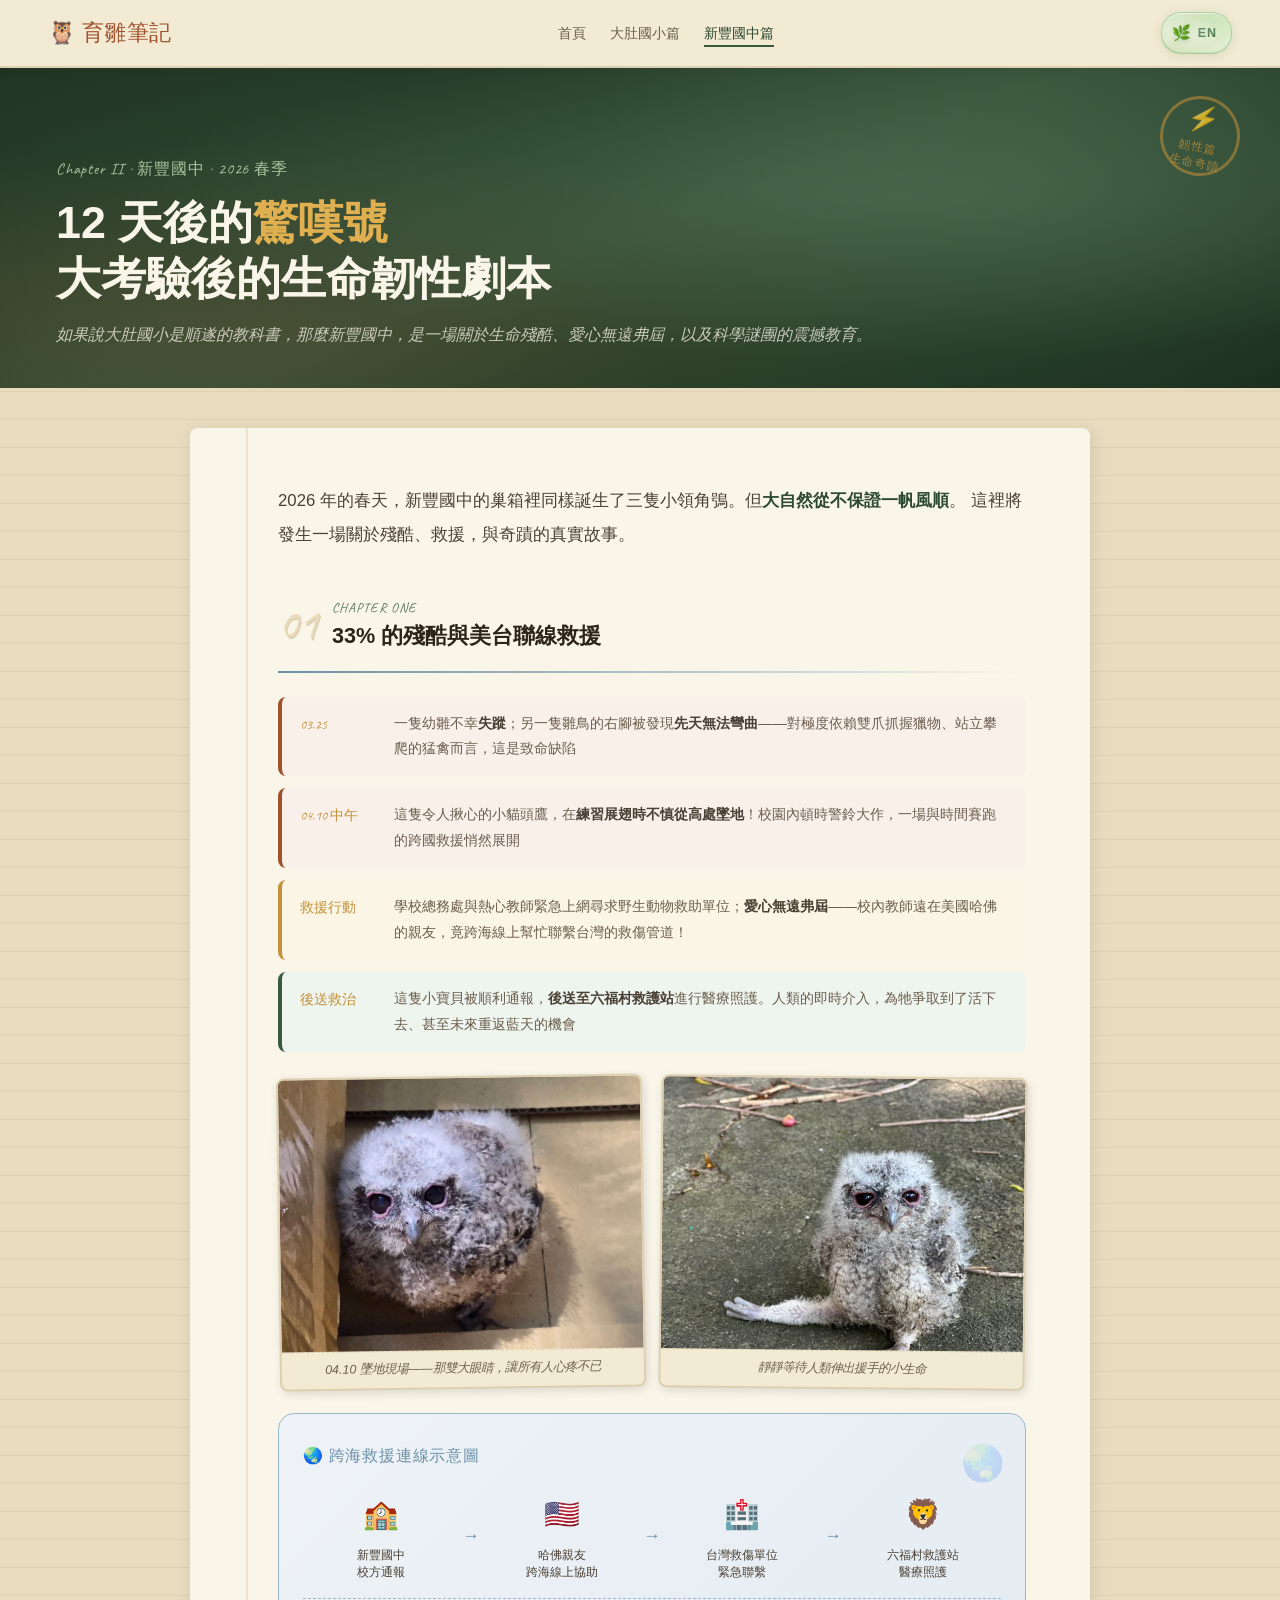
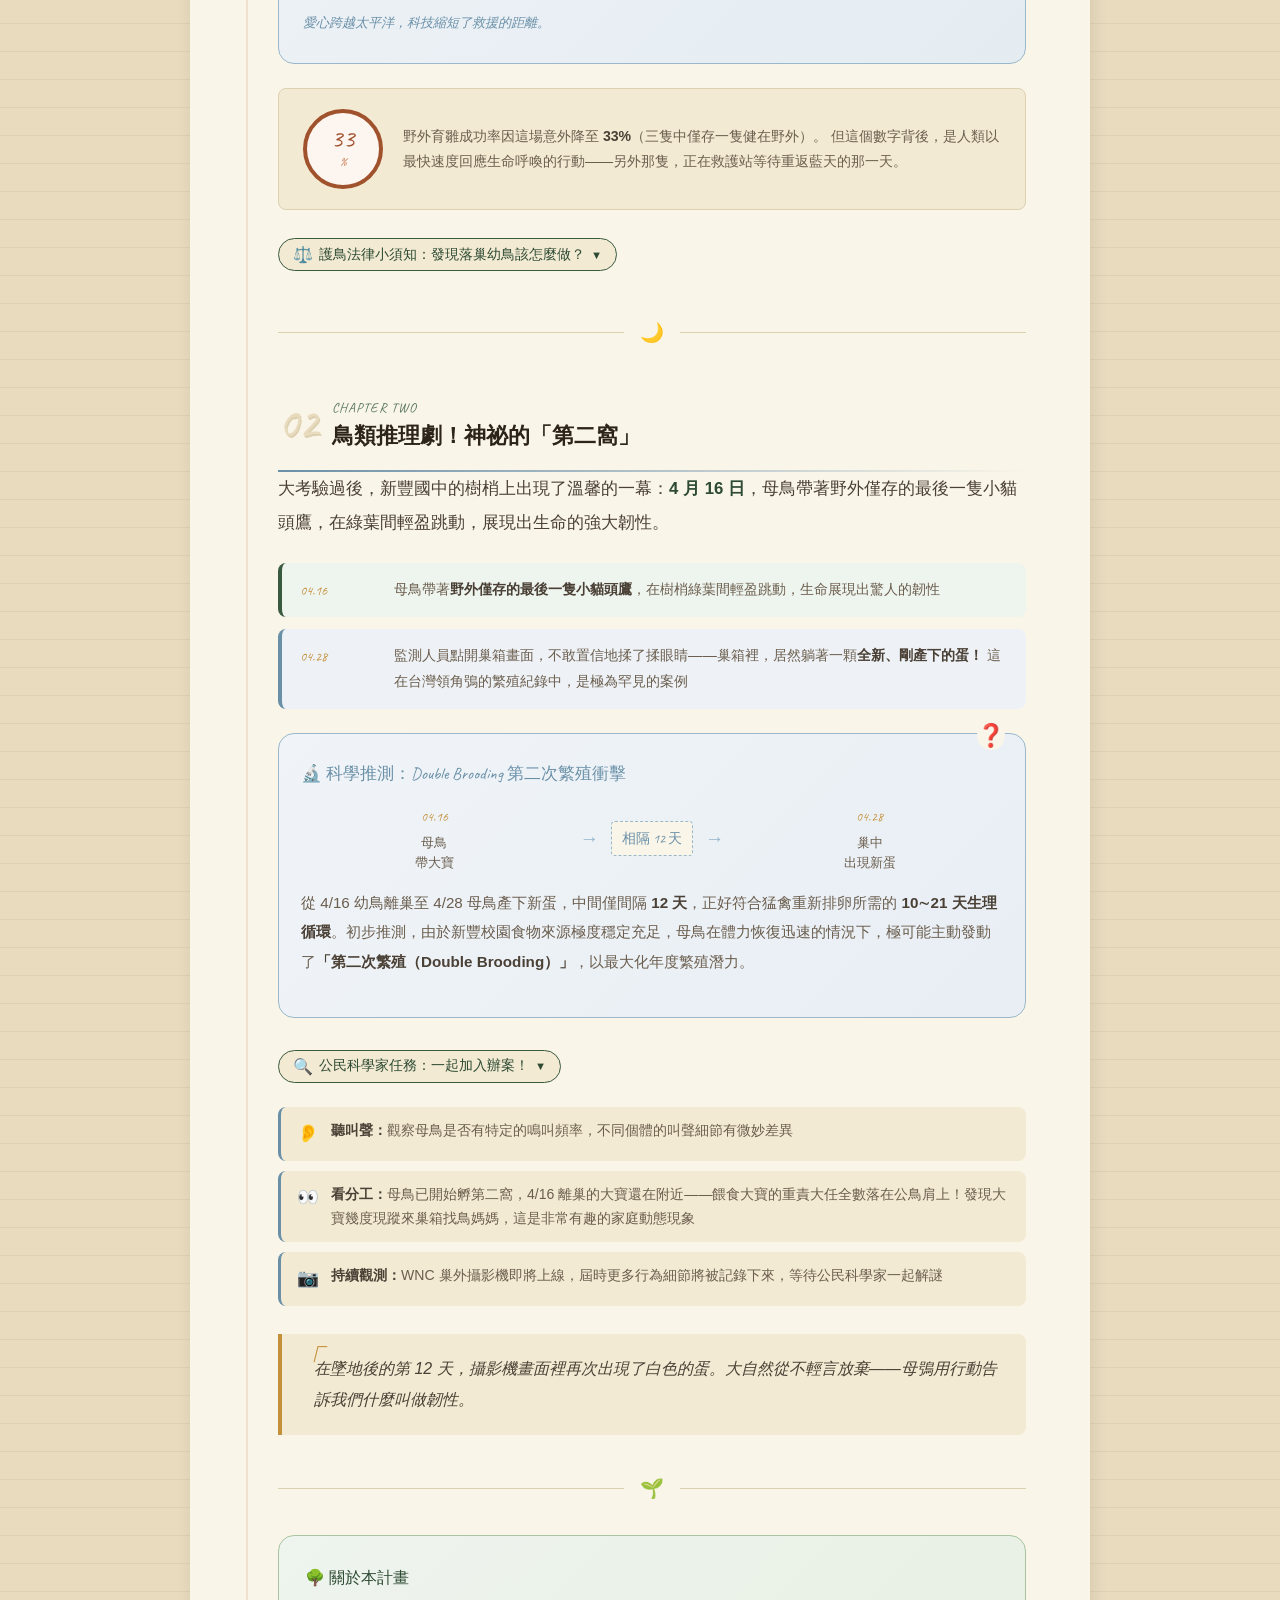
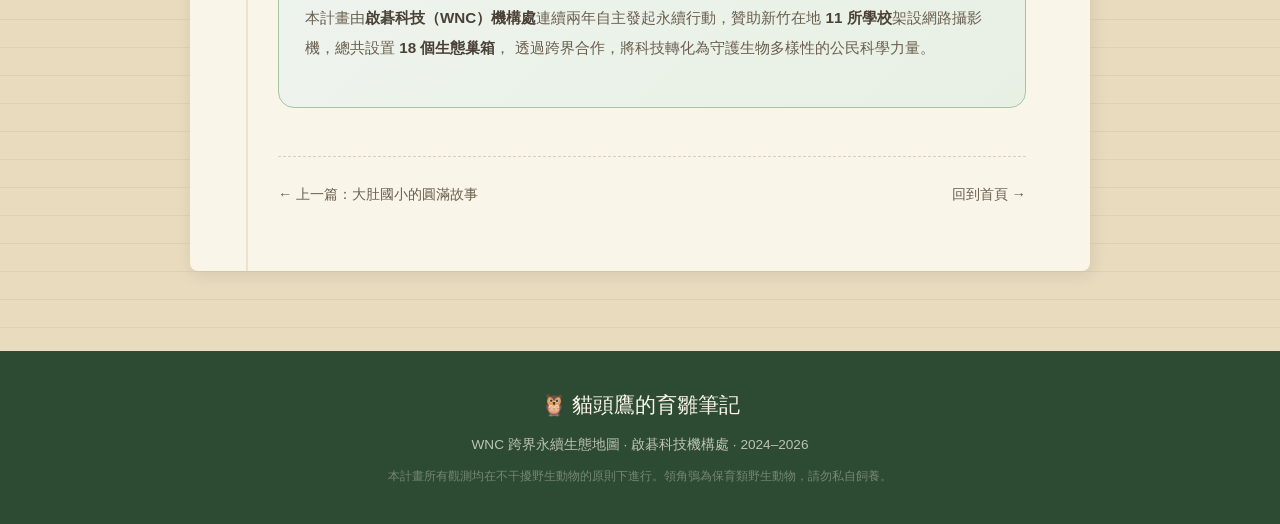
<file: xinfeng.html>
<!DOCTYPE html>
<html lang="zh-TW">
<head>
<meta charset="UTF-8">
<meta name="viewport" content="width=device-width, initial-scale=1.0">
<title>新豐國中篇｜貓頭鷹育雛筆記</title>
<link rel="stylesheet" href="notebook.css">
<style>
/* ── 新豐國中篇專屬 · 主色調：沉靜藍 × 磚紅 ── */
.nb-hero {
  background:
    radial-gradient(ellipse at 30% 40%, rgba(106,144,168,0.35) 0%, transparent 55%),
    radial-gradient(ellipse at 80% 75%, rgba(160,82,45,0.20) 0%, transparent 45%),
    linear-gradient(165deg, #18242e 0%, #1e3040 50%, #15202c 100%);
}
.nb-growth-card::before { background: var(--sky-faded); }
.nb-chapter-line { background: linear-gradient(to right, var(--sky-faded), transparent); }

/* 美台救援連線圖 */
.rescue-map {
  background: linear-gradient(135deg, #eef2f6, #e4ecf2);
  border: 1.5px solid var(--sky-light);
  border-radius: var(--radius-lg);
  padding: 28px 24px;
  margin: 24px 0;
  position: relative;
  overflow: hidden;
}
.rescue-map::before {
  content: '🌏';
  position: absolute; top: 16px; right: 20px;
  font-size: 2.2rem; opacity: 0.18;
}
.rescue-title {
  font-family: var(--font-hand);
  font-size: 1rem;
  color: var(--sky-faded);
  margin-bottom: 16px;
  letter-spacing: 0.05em;
}
.rescue-nodes {
  display: flex;
  align-items: center;
  gap: 0;
  flex-wrap: wrap;
  row-gap: 12px;
}
.rescue-node {
  display: flex;
  flex-direction: column;
  align-items: center;
  text-align: center;
  flex: 1;
  min-width: 100px;
}
.rn-icon {
  font-size: 1.8rem;
  margin-bottom: 6px;
  display: block;
}
.rn-label {
  font-family: var(--font-serif);
  font-size: 0.78rem;
  color: var(--ink-mid);
  line-height: 1.4;
}
.rescue-arrow {
  font-family: var(--font-hand);
  font-size: 1.1rem;
  color: var(--sky-faded);
  padding: 0 4px;
  flex-shrink: 0;
}
.rescue-note {
  margin-top: 16px;
  font-size: 0.82rem;
  color: var(--sky-faded);
  font-family: var(--font-serif);
  font-style: italic;
  border-top: 1px dashed var(--sky-light);
  padding-top: 12px;
}

/* 成功率視覺 */
.rate-visual {
  display: flex;
  align-items: center;
  gap: 20px;
  background: var(--paper-mid);
  border: 1px solid var(--paper-aged);
  border-radius: var(--radius-md);
  padding: 20px 24px;
  margin: 20px 0;
}
.rate-circle {
  width: 80px; height: 80px;
  border-radius: 50%;
  border: 4px solid var(--rust);
  display: flex; flex-direction: column;
  align-items: center; justify-content: center;
  flex-shrink: 0;
  background: #fdf5f0;
}
.rate-num {
  font-family: var(--font-hand);
  font-size: 1.6rem;
  color: var(--rust);
  line-height: 1;
}
.rate-unit {
  font-family: var(--font-hand);
  font-size: 0.72rem;
  color: var(--rust-light);
}
.rate-text {
  font-size: 0.88rem;
  color: var(--ink-light);
  line-height: 1.8;
}
.rate-text strong { color: var(--ink-mid); }

/* 危機現場照片 */
.crisis-photos {
  display: flex;
  gap: 16px;
  margin: 24px 0;
}
.crisis-photo-item {
  flex: 1;
  margin: 0;
  border-radius: var(--radius-md);
  overflow: hidden;
  border: 2px solid var(--paper-aged);
  background: var(--paper-mid);
  box-shadow: 2px 3px 10px rgba(0,0,0,0.12);
  /* 手帳感：輕微旋轉 */
  transform: rotate(-0.8deg);
}
.crisis-photo-item:nth-child(2) {
  transform: rotate(0.6deg);
}
.crisis-photo-item img {
  width: 100%;
  aspect-ratio: 4/3;
  object-fit: cover;
  display: block;
}
.crisis-photo-item figcaption {
  font-family: var(--font-serif);
  font-size: 0.78rem;
  color: var(--ink-light);
  text-align: center;
  padding: 8px 10px 10px;
  line-height: 1.5;
  border-top: 1px dashed var(--paper-aged);
  font-style: italic;
}
@media (max-width: 600px) {
  .crisis-photos { flex-direction: column; }
  .crisis-photo-item { transform: none !important; }
}

/* 謎團卡片 */
.mystery-card {
  background: linear-gradient(135deg, #f0f4f8, #e8eef4);
  border: 1.5px solid var(--sky-light);
  border-radius: var(--radius-lg);
  padding: 24px 22px;
  margin: 24px 0;
  position: relative;
}
.mystery-card::after {
  content: '❓';
  position: absolute; top: -12px; right: 20px;
  font-size: 1.4rem;
  background: var(--paper-light);
  border-radius: 50%;
  width: 28px; height: 28px;
  display: flex; align-items: center; justify-content: center;
  line-height: 28px;
  text-align: center;
}
.mystery-title {
  font-family: var(--font-hand);
  font-size: 1.05rem;
  color: var(--sky-faded);
  margin-bottom: 12px;
}
.mystery-timeline {
  display: flex;
  align-items: center;
  gap: 12px;
  margin: 16px 0;
  flex-wrap: wrap;
}
.mt-node {
  text-align: center;
  flex: 1;
  min-width: 80px;
}
.mt-date {
  font-family: var(--font-hand);
  font-size: 0.82rem;
  color: var(--amber);
  display: block;
  margin-bottom: 4px;
}
.mt-event {
  font-size: 0.8rem;
  color: var(--ink-light);
  line-height: 1.5;
}
.mt-arrow {
  color: var(--sky-light);
  font-size: 1.2rem;
  flex-shrink: 0;
}
.mt-gap {
  background: var(--paper-light);
  border: 1px dashed var(--sky-light);
  border-radius: var(--radius-sm);
  padding: 4px 10px;
  font-family: var(--font-hand);
  font-size: 0.85rem;
  color: var(--sky-faded);
  text-align: center;
}

/* 公民任務清單 */
.citizen-tasks {
  display: flex;
  flex-direction: column;
  gap: 10px;
  margin: 16px 0;
}
.ct-item {
  display: flex;
  gap: 12px;
  align-items: flex-start;
  padding: 12px 16px;
  background: var(--paper-mid);
  border-radius: var(--radius-md);
  border-left: 3px solid var(--sky-faded);
  font-size: 0.88rem;
  color: var(--ink-light);
  line-height: 1.7;
}
.ct-icon { flex-shrink: 0; font-size: 1.1rem; }
.ct-item strong { color: var(--ink-mid); }

/* 頁面導航 */
.page-nav {
  display: flex;
  justify-content: space-between;
  align-items: center;
  margin-top: 48px;
  padding-top: 24px;
  border-top: 1px dashed var(--paper-aged);
}
.page-nav a {
  display: flex;
  align-items: center;
  gap: 8px;
  text-decoration: none;
  font-family: var(--font-serif);
  font-size: 0.9rem;
  color: var(--ink-light);
  transition: color 0.2s;
}
.page-nav a:hover { color: var(--moss-dark); }
</style>
</head>
<body>

<!-- NAV -->
<nav class="nb-nav">
  <a href="index.html" class="nb-nav-brand">🦉 <span>育雛筆記</span></a>
  <ul class="nb-nav-links">
    <li><a href="index.html">首頁</a></li>
    <li><a href="dadu.html">大肚國小篇</a></li>
    <li><a href="xinfeng.html" class="active">新豐國中篇</a></li>
  </ul>
  <a href="xinfeng-en.html" class="lang-switch" title="Switch to English">
    <span class="leaf-icon">🌿</span>EN
  </a>
</nav>

<!-- HERO -->
<div class="nb-hero">
  <div class="nb-hero-art"></div>
  <div class="nb-hero-stamp">
    <span class="stamp-owl">⚡</span>
    韌性篇<br>生命奇蹟
  </div>
  <div class="nb-hero-content">
    <div class="nb-hero-eyebrow">Chapter II · 新豐國中 · 2026 春季</div>
    <h1 class="nb-hero-title">
      12 天後的<em>驚嘆號</em><br>大考驗後的生命韌性劇本
    </h1>
    <p class="nb-hero-sub">
      如果說大肚國小是順遂的教科書，那麼新豐國中，是一場關於生命殘酷、愛心無遠弗屆，以及科學謎團的震撼教育。
    </p>
  </div>
</div>

<!-- PAGE CONTENT -->
<div class="nb-page">
  <div class="nb-page-inner">

    <!-- 開場 -->
    <p class="nb-lead reveal">
      2026 年的春天，新豐國中的巢箱裡同樣誕生了三隻小領角鴞。但<strong>大自然從不保證一帆風順</strong>。
      這裡將發生一場關於殘酷、救援，與奇蹟的真實故事。
    </p>

    <!-- ── CHAPTER 1 ── -->
    <div class="nb-chapter reveal">
      <div class="nb-chapter-num">01</div>
      <div class="nb-chapter-body">
        <div class="nb-chapter-label">CHAPTER ONE</div>
        <div class="nb-chapter-title">33% 的殘酷與美台聯線救援</div>
      </div>
    </div>
    <div class="nb-chapter-line"></div>

    <!-- 危機事件軸 -->
    <div class="nb-crisis-timeline" id="crisis1">

      <div class="nb-ci danger">
        <div class="nb-ci-date">03.25</div>
        <div class="nb-ci-text">
          一隻幼雛不幸<strong>失蹤</strong>；另一隻雛鳥的右腳被發現<strong>先天無法彎曲</strong>——對極度依賴雙爪抓握獵物、站立攀爬的猛禽而言，這是致命缺陷
        </div>
      </div>

      <div class="nb-ci danger">
        <div class="nb-ci-date">04.10 中午</div>
        <div class="nb-ci-text">
          這隻令人揪心的小貓頭鷹，在<strong>練習展翅時不慎從高處墜地</strong>！校園內頓時警鈴大作，一場與時間賽跑的跨國救援悄然展開
        </div>
      </div>

      <div class="nb-ci action">
        <div class="nb-ci-date">救援行動</div>
        <div class="nb-ci-text">
          學校總務處與熱心教師緊急上網尋求野生動物救助單位；<strong>愛心無遠弗屆</strong>——校內教師遠在美國哈佛的親友，竟跨海線上幫忙聯繫台灣的救傷管道！
        </div>
      </div>

      <div class="nb-ci hope">
        <div class="nb-ci-date">後送救治</div>
        <div class="nb-ci-text">
          這隻小寶貝被順利通報，<strong>後送至六福村救護站</strong>進行醫療照護。人類的即時介入，為牠爭取到了活下去、甚至未來重返藍天的機會
        </div>
      </div>

    </div>

    <!-- 危機現場照片 -->
    <div class="crisis-photos reveal">
      <figure class="crisis-photo-item">
        <img src="owl-crisis-1.jpg" alt="墜地的小貓頭鷹雛鳥" loading="lazy">
        <figcaption>04.10 墜地現場——那雙大眼睛，讓所有人心疼不已</figcaption>
      </figure>
      <figure class="crisis-photo-item">
        <img src="owl-crisis-2.jpg" alt="等待救援的領角鴞雛鳥" loading="lazy">
        <figcaption>靜靜等待人類伸出援手的小生命</figcaption>
      </figure>
    </div>

    <!-- 美台救援連線圖 -->
    <div class="rescue-map reveal">
      <div class="rescue-title">🌏 跨海救援連線示意圖</div>
      <div class="rescue-nodes">
        <div class="rescue-node">
          <span class="rn-icon">🏫</span>
          <div class="rn-label">新豐國中<br>校方通報</div>
        </div>
        <div class="rescue-arrow">→</div>
        <div class="rescue-node">
          <span class="rn-icon">🇺🇸</span>
          <div class="rn-label">哈佛親友<br>跨海線上協助</div>
        </div>
        <div class="rescue-arrow">→</div>
        <div class="rescue-node">
          <span class="rn-icon">🏥</span>
          <div class="rn-label">台灣救傷單位<br>緊急聯繫</div>
        </div>
        <div class="rescue-arrow">→</div>
        <div class="rescue-node">
          <span class="rn-icon">🦁</span>
          <div class="rn-label">六福村救護站<br>醫療照護</div>
        </div>
      </div>
      <div class="rescue-note">愛心跨越太平洋，科技縮短了救援的距離。</div>
    </div>

    <!-- 33% 成功率 -->
    <div class="rate-visual reveal">
      <div class="rate-circle">
        <span class="rate-num">33</span>
        <span class="rate-unit">%</span>
      </div>
      <div class="rate-text">
        野外育雛成功率因這場意外降至 <strong>33%</strong>（三隻中僅存一隻健在野外）。
        但這個數字背後，是人類以最快速度回應生命呼喚的行動——另外那隻，正在救護站等待重返藍天的那一天。
      </div>
    </div>

    <!-- 知識小卡：護鳥法律 -->
    <div class="reveal">
      <button class="nb-knowledge-trigger" onclick="toggleKnowledge(this)">
        <span class="kt-icon">⚖️</span>
        護鳥法律小須知：發現落巢幼鳥該怎麼做？
        <span class="kt-arrow">▼</span>
      </button>
      <div class="nb-knowledge-panel">
        <div class="nb-knowledge-inner" data-icon="⚖️">
          <div class="nb-ki-title">台灣領角鴞屬保育類野生動物，<em>絕對不得私自飼養</em>！</div>
          <p class="nb-ki-body">
            若在校園或路邊發現落巢幼鳥，正確步驟是：<br>
            <strong>① 拍照記錄</strong> → <strong>② 保持距離觀察</strong>是否有親鳥 → <strong>③ 撥打 1999</strong> 或通報專業野生動物救傷單位（如本案後送六福村救護站）。<br><br>
            私自飼養野生動物可能觸犯《野生動物保育法》，輕則罰款，重則刑事責任。發現受傷的生命，最好的愛護方式是交給專業的手。
          </p>
        </div>
      </div>
    </div>

    <!-- ── CHAPTER 2 ── -->
    <div class="nb-divider reveal">
      <div class="nb-divider-line"></div>
      <div class="nb-divider-icon">🌙</div>
      <div class="nb-divider-line"></div>
    </div>

    <div class="nb-chapter reveal">
      <div class="nb-chapter-num">02</div>
      <div class="nb-chapter-body">
        <div class="nb-chapter-label">CHAPTER TWO</div>
        <div class="nb-chapter-title">鳥類推理劇！神祕的「第二窩」</div>
      </div>
    </div>
    <div class="nb-chapter-line"></div>

    <p class="nb-lead reveal">
      大考驗過後，新豐國中的樹梢上出現了溫馨的一幕：<strong>4 月 16 日</strong>，母鳥帶著野外僅存的最後一隻小貓頭鷹，在綠葉間輕盈跳動，展現出生命的強大韌性。
    </p>

    <!-- 謎團事件軸 -->
    <div class="nb-crisis-timeline" id="crisis2">

      <div class="nb-ci hope">
        <div class="nb-ci-date">04.16</div>
        <div class="nb-ci-text">
          母鳥帶著<strong>野外僅存的最後一隻小貓頭鷹</strong>，在樹梢綠葉間輕盈跳動，生命展現出驚人的韌性
        </div>
      </div>

      <div class="nb-ci mystery">
        <div class="nb-ci-date">04.28</div>
        <div class="nb-ci-text">
          監測人員點開巢箱畫面，不敢置信地揉了揉眼睛——巢箱裡，居然躺著一顆<strong>全新、剛產下的蛋！</strong>
          這在台灣領角鴞的繁殖紀錄中，是極為罕見的案例
        </div>
      </div>

    </div>

    <!-- 謎團解析卡 -->
    <div class="mystery-card reveal">
      <div class="mystery-title">🔬 科學推測：Double Brooding 第二次繁殖衝擊</div>

      <div class="mystery-timeline">
        <div class="mt-node">
          <span class="mt-date">04.16</span>
          <div class="mt-event">母鳥<br>帶大寶</div>
        </div>
        <div class="mt-arrow">→</div>
        <div class="mt-gap">相隔 12 天</div>
        <div class="mt-arrow">→</div>
        <div class="mt-node">
          <span class="mt-date">04.28</span>
          <div class="mt-event">巢中<br>出現新蛋</div>
        </div>
      </div>

      <p class="nb-body" style="margin-top:14px;">
        從 4/16 幼鳥離巢至 4/28 母鳥產下新蛋，中間僅間隔 <strong>12 天</strong>，正好符合猛禽重新排卵所需的 <strong>10∼21 天生理循環</strong>。初步推測，由於新豐校園食物來源極度穩定充足，母鳥在體力恢復迅速的情況下，極可能主動發動了<strong>「第二次繁殖（Double Brooding）」</strong>，以最大化年度繁殖潛力。
      </p>
    </div>

    <!-- 知識小卡：Double Brooding -->
    <div class="reveal">
      <button class="nb-knowledge-trigger" onclick="toggleKnowledge(this)">
        <span class="kt-icon">🔍</span>
        公民科學家任務：一起加入辦案！
        <span class="kt-arrow">▼</span>
      </button>
      <div class="nb-knowledge-panel">
        <div class="nb-knowledge-inner" data-icon="🔍">
          <div class="nb-ki-title">母鳥是孤軍奮戰，還是新家庭的誕生？</div>
          <p class="nb-ki-body">
            因為領角鴞外觀極難辨識，目前<em>無法百分之百確認</em>這是否為同一隻母鳥。
            透過 WNC 未來更新的「巢外攝影機」，你也可以一起加入觀察！
          </p>
        </div>
      </div>
    </div>

    <!-- 公民任務清單 -->
    <div class="citizen-tasks reveal">
      <div class="ct-item">
        <span class="ct-icon">👂</span>
        <div><strong>聽叫聲：</strong>觀察母鳥是否有特定的鳴叫頻率，不同個體的叫聲細節有微妙差異</div>
      </div>
      <div class="ct-item">
        <span class="ct-icon">👀</span>
        <div><strong>看分工：</strong>母鳥已開始孵第二窩，4/16 離巢的大寶還在附近——餵食大寶的重責大任全數落在公鳥肩上！發現大寶幾度現蹤來巢箱找鳥媽媽，這是非常有趣的家庭動態現象</div>
      </div>
      <div class="ct-item">
        <span class="ct-icon">📷</span>
        <div><strong>持續觀測：</strong>WNC 巢外攝影機即將上線，屆時更多行為細節將被記錄下來，等待公民科學家一起解謎</div>
      </div>
    </div>

    <blockquote class="nb-quote reveal">
      在墜地後的第 12 天，攝影機畫面裡再次出現了白色的蛋。大自然從不輕言放棄——母鴞用行動告訴我們什麼叫做韌性。
    </blockquote>

    <!-- WNC 計畫結語 -->
    <div class="nb-divider reveal">
      <div class="nb-divider-line"></div>
      <div class="nb-divider-icon">🌱</div>
      <div class="nb-divider-line"></div>
    </div>

    <div class="reveal" style="background: linear-gradient(135deg, #eef4ee, #e8f0e4); border:1.5px solid var(--moss-pale); border-radius: var(--radius-lg); padding: 28px 26px; margin: 8px 0 32px;">
      <p style="font-family:var(--font-hand); font-size:1rem; color:var(--moss-dark); margin-bottom:10px;">🌳 關於本計畫</p>
      <p class="nb-body">
        本計畫由<strong>啟碁科技（WNC）機構處</strong>連續兩年自主發起永續行動，贊助新竹在地
        <strong>11 所學校</strong>架設網路攝影機，總共設置 <strong>18 個生態巢箱</strong>，
        透過跨界合作，將科技轉化為守護生物多樣性的公民科學力量。
      </p>
    </div>

    <!-- 頁面底部導航 -->
    <div class="page-nav">
      <a href="dadu.html">← 上一篇：大肚國小的圓滿故事</a>
      <a href="index.html">回到首頁 →</a>
    </div>

  </div><!-- /nb-page-inner -->
</div><!-- /nb-page -->

<!-- FOOTER -->
<footer class="nb-footer">
  <div class="nb-footer-logo">🦉 貓頭鷹的育雛筆記</div>
  <p>WNC 跨界永續生態地圖 · 啟碁科技機構處 · 2024–2026</p>
  <p style="margin-top:8px;font-size:0.78rem;opacity:0.5;">
    本計畫所有觀測均在不干擾野生動物的原則下進行。領角鴞為保育類野生動物，請勿私自飼養。
  </p>
</footer>

<script>
/* ── 知識小卡開關 ── */
function toggleKnowledge(btn) {
  btn.classList.toggle('open');
  const panel = btn.nextElementSibling;
  panel.classList.toggle('open');
}

/* ── 捲動動畫（立即顯示視窗內元素） ── */
function initReveal() {
  const io = new IntersectionObserver(entries => {
    entries.forEach(e => {
      if (e.isIntersecting) {
        e.target.classList.add('visible');
        io.unobserve(e.target);
      }
    });
  }, { threshold: 0.05, rootMargin: '0px 0px -30px 0px' });

  document.querySelectorAll('.nb-tl-item, .nb-ci, .reveal').forEach((el, i) => {
    const rect = el.getBoundingClientRect();
    if (rect.top < window.innerHeight && rect.bottom > 0) {
      el.style.transitionDelay = (i % 4) * 0.06 + 's';
      el.classList.add('visible');
    } else {
      el.style.transitionDelay = (i % 4) * 0.07 + 's';
      io.observe(el);
    }
  });
}
document.addEventListener('DOMContentLoaded', initReveal);
</script>
</body>
</html>
</file>
<file: css/style.css>
/* ═══════════════════════════════════════════════════════════
   貓頭鷹的育雛筆記 · Owl Nesting Notes
   設計語言：夜行田野筆記 (Nocturnal Field Journal)
   深林夜色 × 米黃手帳紙 × 琥珀燈光
═══════════════════════════════════════════════════════════ */

:root{
  /* 夜 */
  --night-950:#0a1210;
  --night-900:#0e1a15;
  --night-800:#15271f;
  --night-700:#1d3527;

  /* 林 */
  --forest:#2d4a32;
  --moss:#5f8264;
  --moss-pale:#a9c6a4;

  /* 紙（對齊 wnc-esg-owlnestbox 手帳風） */
  --paper-1:#faf5e9;   /* 書頁 */
  --paper-2:#f3ead3;   /* 中間紙 */
  --paper-3:#e8dbbe;   /* 底紙 */
  --paper-aged:#ddd0b0;
  --paper-line:rgba(150,120,70,.10);
  --bind-line:rgba(180,100,60,.15);

  /* 墨 */
  --ink:#241d13;
  --ink-2:#453a29;
  --ink-3:#6d6049;
  --ink-4:#9c8e75;

  /* 強調 */
  --amber:#c08a2e;
  --amber-lt:#e8b85c;
  --rust:#a04f28;
  --sky:#6a90a8;
  --clay:#8d5a3c;

  --maxw:1180px;
  --ease:cubic-bezier(.22,.61,.36,1);

  --f-disp:'Fraunces','Noto Serif TC',Georgia,serif;
  --f-body:'Noto Sans TC','Noto Sans',"Helvetica Neue",sans-serif;
  --f-hand:'Caveat','Noto Serif TC',cursive;
}

*,*::before,*::after{box-sizing:border-box;margin:0;padding:0}
html{scroll-behavior:smooth;-webkit-text-size-adjust:100%}
body{
  font-family:var(--f-body);
  color:var(--ink);
  background:var(--night-900);
  line-height:1.85;
  font-weight:300;
  overflow-x:hidden;
}
img{max-width:100%;display:block}
a{color:inherit;text-decoration:none}
::selection{background:var(--amber);color:#1a1206}

/* 紙張顆粒 */
.paper::before,.hero-veil::after,.night::after{
  content:'';position:absolute;inset:0;pointer-events:none;opacity:.5;
  background-image:url("data:image/svg+xml,%3Csvg xmlns='http://www.w3.org/2000/svg' width='160' height='160'%3E%3Cfilter id='n'%3E%3CfeTurbulence type='fractalNoise' baseFrequency='.85' numOctaves='3'/%3E%3CfeColorMatrix type='saturate' values='0'/%3E%3C/filter%3E%3Crect width='160' height='160' filter='url(%23n)' opacity='.28'/%3E%3C/svg%3E");
  mix-blend-mode:multiply;
}
.night::after{mix-blend-mode:overlay;opacity:.28}

.wrap{width:min(100% - 44px,var(--maxw));margin-inline:auto}

/* ══ 捲動進度 ══ */
.scroll-progress{position:fixed;top:0;left:0;right:0;height:3px;z-index:120;background:transparent}
.scroll-progress span{display:block;height:100%;width:0;
  background:linear-gradient(90deg,var(--forest),var(--amber-lt));box-shadow:0 0 12px rgba(232,184,92,.6)}

/* ══════════ HEADER ══════════ */
.site-header{
  position:fixed;top:0;left:0;right:0;z-index:100;
  display:flex;align-items:center;gap:24px;
  padding:16px clamp(18px,4vw,40px);
  transition:background .45s var(--ease),backdrop-filter .45s,border-color .45s,padding .45s;
  border-bottom:1px solid transparent;
  color:var(--paper-1);
}
.site-header.is-stuck{
  background:rgba(10,18,16,.86);backdrop-filter:blur(14px) saturate(1.2);
  border-bottom-color:rgba(169,198,164,.18);padding-block:10px;
}
.brand{display:flex;align-items:center;gap:12px;flex-shrink:0;transition:opacity .3s}
.brand:hover{opacity:.82}
.brand-text strong{display:block;font-family:var(--f-disp);font-weight:600;font-size:1.06rem;letter-spacing:.05em;line-height:1.3}
.brand-text small{display:block;font-size:.68rem;letter-spacing:.16em;color:rgba(169,198,164,.75);text-transform:uppercase}

.site-nav{margin-left:auto;display:flex;gap:clamp(14px,2.2vw,32px);align-items:center}
.site-nav a{
  position:relative;font-size:.88rem;letter-spacing:.06em;color:rgba(247,240,224,.78);
  padding:6px 2px;transition:color .3s;
}
.site-nav a::after{content:'';position:absolute;left:0;right:100%;bottom:0;height:1px;background:var(--amber-lt);transition:right .4s var(--ease)}
.site-nav a:hover,.site-nav a.is-active{color:#fff}
.site-nav a:hover::after,.site-nav a.is-active::after{right:0}

.header-tools{display:flex;align-items:center;gap:12px}
.lang-switch{display:flex;border:1px solid rgba(169,198,164,.4);border-radius:999px;overflow:hidden}
.lang-switch button{
  font-family:var(--f-body);background:transparent;border:0;color:rgba(247,240,224,.75);
  padding:5px 13px;font-size:.78rem;letter-spacing:.08em;cursor:pointer;transition:.3s;
}
.lang-switch button.is-active{background:var(--amber-lt);color:#20180a;font-weight:500}
.nav-toggle{display:none;flex-direction:column;gap:5px;background:none;border:0;cursor:pointer;padding:6px}
.nav-toggle span{width:24px;height:1.6px;background:var(--paper-1);transition:.35s var(--ease)}

/* ══════════ HERO ══════════ */
.hero{position:relative;min-height:100svh;display:flex;align-items:center;overflow:hidden;isolation:isolate}
.hero-bg{position:absolute;inset:0;z-index:-1}
.hero-photo{
  position:absolute;inset:-8% -4%;background-size:cover;background-position:52% 38%;
  filter:saturate(.55) brightness(.42) contrast(1.05);transform:scale(1.06);
  will-change:transform;
}
.hero-veil{position:absolute;inset:0;
  background:
    radial-gradient(ellipse 70% 55% at 72% 22%,rgba(232,184,92,.22),transparent 62%),
    radial-gradient(ellipse 90% 70% at 20% 85%,rgba(45,74,50,.55),transparent 65%),
    linear-gradient(180deg,rgba(10,18,16,.82) 0%,rgba(14,26,21,.62) 42%,rgba(10,18,16,.94) 100%);
}
.hero-moon{
  position:absolute;top:12%;right:14%;width:min(240px,26vw);aspect-ratio:1;border-radius:50%;
  background:radial-gradient(circle at 38% 36%,#fff6dd,#f2dfae 42%,rgba(230,196,124,.15) 70%,transparent 74%);
  filter:blur(.4px);opacity:.85;animation:moonGlow 9s ease-in-out infinite;
}
@keyframes moonGlow{0%,100%{opacity:.75;transform:scale(1)}50%{opacity:.95;transform:scale(1.03)}}
.hero-stars{position:absolute;inset:0;opacity:.5;
  background-image:
    radial-gradient(1.4px 1.4px at 12% 18%,#fff,transparent),
    radial-gradient(1.2px 1.2px at 28% 42%,#ffeec9,transparent),
    radial-gradient(1.6px 1.6px at 46% 12%,#fff,transparent),
    radial-gradient(1.1px 1.1px at 63% 30%,#e9f3e2,transparent),
    radial-gradient(1.5px 1.5px at 82% 8%,#fff,transparent),
    radial-gradient(1.2px 1.2px at 91% 47%,#ffeec9,transparent),
    radial-gradient(1.3px 1.3px at 7% 62%,#fff,transparent);
  animation:twinkle 6s ease-in-out infinite alternate}
@keyframes twinkle{from{opacity:.28}to{opacity:.62}}

.hero-inner{width:min(100% - 44px,var(--maxw));margin-inline:auto;color:var(--paper-1);padding:120px 0 140px;position:relative}
.hero-eyebrow{
  display:inline-block;font-size:.74rem;letter-spacing:.3em;color:var(--moss-pale);
  border-left:2px solid var(--amber-lt);padding-left:12px;margin-bottom:26px;
  animation:riseIn .9s var(--ease) both .1s;
}
.hero-title{font-family:var(--f-disp);font-weight:700;line-height:1.05;margin-bottom:22px}
.hero-title .ht-zh{display:block;font-size:clamp(2.6rem,7.4vw,5.4rem);letter-spacing:.02em;
  text-shadow:0 8px 40px rgba(0,0,0,.5);animation:riseIn 1s var(--ease) both .22s}
.hero-title .ht-zh em{font-style:normal;color:var(--amber-lt);position:relative}
.hero-title .ht-zh em::after{
  content:'';position:absolute;left:0;right:0;bottom:.06em;height:.09em;background:rgba(232,184,92,.32);
  transform:scaleX(0);transform-origin:left;animation:swipe 1.1s var(--ease) both 1s}
@keyframes swipe{to{transform:scaleX(1)}}
.hero-title .ht-en{display:block;font-family:var(--f-hand);font-weight:500;
  font-size:clamp(1.5rem,3.4vw,2.3rem);color:rgba(169,198,164,.9);letter-spacing:.06em;margin-top:4px;
  animation:riseIn 1s var(--ease) both .34s}
.hero-sub{max-width:34em;font-size:clamp(.98rem,1.5vw,1.14rem);font-weight:300;color:rgba(247,240,224,.82);
  line-height:2;margin-bottom:38px;animation:riseIn 1s var(--ease) both .46s}

@keyframes riseIn{from{opacity:0;transform:translateY(26px)}to{opacity:1;transform:none}}

.hero-cta{display:flex;flex-wrap:wrap;gap:14px;animation:riseIn 1s var(--ease) both .58s}
.btn{
  display:inline-flex;align-items:center;gap:10px;padding:13px 26px;border-radius:999px;
  font-size:.92rem;letter-spacing:.04em;border:1px solid rgba(247,240,224,.32);
  color:var(--paper-1);background:rgba(255,255,255,.04);backdrop-filter:blur(6px);
  transition:.4s var(--ease);
}
.btn i{font-style:normal;font-size:.85em;transition:transform .4s var(--ease)}
.btn:hover{border-color:var(--amber-lt);background:rgba(232,184,92,.14);transform:translateY(-3px)}
.btn:hover i{transform:translateX(4px)}
.btn-primary{background:var(--amber-lt);border-color:var(--amber-lt);color:#1d1406;font-weight:500;
  box-shadow:0 10px 30px -12px rgba(232,184,92,.8)}
.btn-primary:hover{background:#f3c874;color:#1d1406}
.btn-ghost{border-style:dashed}

.hero-meta{list-style:none;display:flex;flex-wrap:wrap;gap:clamp(20px,4vw,52px);margin-top:52px;
  padding-top:26px;border-top:1px solid rgba(247,240,224,.14);animation:riseIn 1s var(--ease) both .7s}
.hero-meta li{display:flex;align-items:baseline;gap:8px}
.hero-meta b{font-family:var(--f-disp);font-size:2rem;font-weight:500;color:var(--amber-lt);line-height:1}
.hero-meta span{font-size:.8rem;letter-spacing:.12em;color:rgba(247,240,224,.62)}

.scroll-cue{position:absolute;bottom:38px;left:50%;transform:translateX(-50%);z-index:3;
  color:rgba(247,240,224,.6);font-size:.72rem;letter-spacing:.24em;text-align:center}
.scroll-cue i{display:block;width:1px;height:44px;margin:10px auto 0;background:linear-gradient(var(--amber-lt),transparent);
  animation:cue 2.2s ease-in-out infinite}
@keyframes cue{0%,100%{transform:scaleY(.45);opacity:.4}50%{transform:scaleY(1);opacity:1}}

.edge-torn{position:absolute;left:0;right:0;bottom:-1px;height:52px;z-index:2;
  background:var(--paper-3);
  -webkit-mask-image:url("data:image/svg+xml,%3Csvg xmlns='http://www.w3.org/2000/svg' viewBox='0 0 1200 52' preserveAspectRatio='none'%3E%3Cpath d='M0 52V26c40-6 78 4 120 2s72-14 116-10 76 16 122 12 74-18 120-16 78 18 124 16 76-16 120-14 74 14 118 12 76-12 120-10 78 10 120 8v46z' fill='%23000'/%3E%3C/svg%3E");
  mask-image:url("data:image/svg+xml,%3Csvg xmlns='http://www.w3.org/2000/svg' viewBox='0 0 1200 52' preserveAspectRatio='none'%3E%3Cpath d='M0 52V26c40-6 78 4 120 2s72-14 116-10 76 16 122 12 74-18 120-16 78 18 124 16 76-16 120-14 74 14 118 12 76-12 120-10 78 10 120 8v46z' fill='%23000'/%3E%3C/svg%3E");
  -webkit-mask-size:100% 100%;mask-size:100% 100%}

/* ══════════ 章節共用 ══════════ */
.chapter{position:relative;padding:clamp(76px,10vw,132px) 0;overflow:hidden}

/* ── 手帳書頁：底紙鋪橫線，內容浮成一張米白書頁（參考 wnc-esg-owlnestbox） ── */
.paper{
  padding:clamp(46px,6.4vw,88px) 0;
  background-color:var(--paper-3);
  background-image:repeating-linear-gradient(
    transparent,transparent 27px,var(--paper-line) 27px,var(--paper-line) 28px);
}
.paper .wrap{
  position:relative;z-index:1;
  width:min(100% - 72px,1000px);
  background:var(--paper-1);
  border-radius:8px;
  box-shadow:2px 4px 16px rgba(60,40,10,.10),0 26px 54px -34px rgba(60,40,10,.34);
  padding:clamp(42px,5vw,60px) clamp(24px,4vw,64px) clamp(46px,6vw,68px) clamp(38px,7vw,88px);
}
/* 左側裝訂線 */
.paper .wrap::before{
  content:'';position:absolute;top:0;bottom:0;left:clamp(22px,4.4vw,56px);
  width:2px;background:var(--bind-line);z-index:0;
}
/* 章節之間的紙色層次（同一本手帳，愈翻愈舊） */
.paper-2 .wrap{background:#f8f2e2}
.paper-3 .wrap{background:#f5eeda}
.paper-3{background-color:var(--paper-aged)}

.ch-head{margin-bottom:clamp(38px,5vw,64px);max-width:min(100%,820px)}
.ch-num{
  display:inline-block;font-family:var(--f-disp);font-size:.78rem;letter-spacing:.34em;
  color:var(--clay);text-transform:uppercase;margin-bottom:14px;
}
.ch-num::before{content:'';display:inline-block;width:38px;height:1px;background:var(--clay);
  vertical-align:middle;margin-right:12px;transform:translateY(-2px)}
.ch-eyebrow{display:block;font-family:var(--f-hand);font-size:1.36rem;color:var(--forest);letter-spacing:.03em;margin-bottom:10px}
.ch-head h2{font-family:var(--f-disp);font-weight:700;font-size:clamp(1.65rem,3.9vw,2.85rem);
  line-height:1.32;letter-spacing:.01em;color:var(--ink)}
.night .ch-head h2{color:var(--paper-1)}
.night .ch-eyebrow{color:var(--moss-pale)}
.night .ch-num,.night .ch-num::before{color:var(--amber-lt);background-color:var(--amber-lt)}
.night .ch-num{background:none}

.ch-body{display:grid;grid-template-columns:1.15fr .85fr;gap:clamp(30px,5vw,64px);align-items:start}
.ch-text p{margin-bottom:1.25em;font-size:1.01rem;color:var(--ink-2)}
.ch-text p strong{font-weight:700;color:var(--ink);
  background:linear-gradient(transparent 62%,rgba(232,184,92,.42) 62%)}
.lede{font-size:1.14rem !important;line-height:2;color:var(--ink) !important;
  border-left:3px solid var(--amber);padding-left:20px}
.lede.center{max-width:44em;margin:0 auto 50px;text-align:left;border-left-color:var(--moss)}
.night .lede{color:rgba(247,240,224,.9) !important;border-left-color:var(--amber-lt)}
.night .lede strong{color:#fff}

/* 照片 */
.ch-photo{background:#fff;padding:12px 12px 0;box-shadow:0 22px 44px -24px rgba(50,34,10,.55);
  border:1px solid rgba(120,98,60,.14)}
.ch-photo img{width:100%;height:auto;object-fit:cover;filter:saturate(.94)}
.ch-photo figcaption,.photo-row figcaption{
  font-family:var(--f-hand);font-size:1.06rem;color:var(--ink-3);padding:10px 4px 14px;line-height:1.5}
.tilt-r{transform:rotate(1.4deg)}
.tilt-l{transform:rotate(-1.6deg)}
.ch-photo{transition:transform .6s var(--ease),box-shadow .6s var(--ease)}
.ch-photo:hover{transform:rotate(0) translateY(-6px);box-shadow:0 30px 60px -26px rgba(50,34,10,.6)}

.photo-row{display:grid;grid-template-columns:repeat(3,1fr);gap:clamp(16px,2.4vw,30px);margin-top:clamp(40px,6vw,72px)}
.photo-row.two{grid-template-columns:repeat(2,1fr)}
.photo-row figure{background:#fff;padding:10px 10px 0;border:1px solid rgba(120,98,60,.14);
  box-shadow:0 16px 34px -22px rgba(50,34,10,.5);transition:transform .5s var(--ease)}
.photo-row figure:hover{transform:translateY(-6px)}
.photo-row img{width:100%;aspect-ratio:4/3;object-fit:cover;filter:saturate(.92)}

/* 數據 */
.stat-grid{display:grid;grid-template-columns:repeat(4,1fr);gap:clamp(14px,2vw,26px);margin-top:clamp(48px,6vw,76px)}
.stat{position:relative;padding:28px 22px 26px;background:rgba(255,255,255,.55);
  border:1px solid rgba(120,98,60,.2);border-radius:2px;
  box-shadow:0 12px 30px -22px rgba(50,34,10,.6);transition:.5s var(--ease)}
.stat::before{content:'';position:absolute;top:-1px;left:-1px;width:34px;height:34px;
  border-top:2px solid var(--amber);border-left:2px solid var(--amber);opacity:.7}
.stat:hover{transform:translateY(-5px);background:#fff}
.stat b{font-family:var(--f-disp);font-size:clamp(2.4rem,5vw,3.4rem);font-weight:500;color:var(--forest);line-height:1}
.stat .unit{font-size:.95rem;color:var(--clay);margin-left:6px;letter-spacing:.06em}
.stat p{margin-top:12px;font-size:.87rem;line-height:1.7;color:var(--ink-3)}

/* 時間軸 */
.timeline{list-style:none;position:relative;margin-top:clamp(52px,7vw,86px);padding-left:34px}
.timeline::before{content:'';position:absolute;left:6px;top:6px;bottom:6px;width:2px;
  background:repeating-linear-gradient(var(--moss) 0 7px,transparent 7px 14px);opacity:.65}
.timeline li{position:relative;padding:0 0 34px 8px}
.timeline li::before{content:'';position:absolute;left:-34px;top:5px;width:14px;height:14px;border-radius:50%;
  background:var(--paper-1);border:2px solid var(--forest);transition:.4s var(--ease)}
.timeline li:hover::before{background:var(--amber-lt);border-color:var(--amber);transform:scale(1.25)}
.timeline li.is-final::before{background:var(--amber-lt);border-color:var(--amber);
  box-shadow:0 0 0 5px rgba(232,184,92,.24)}
.timeline li.is-alert::before{background:var(--rust);border-color:var(--rust);
  box-shadow:0 0 0 5px rgba(160,79,40,.18)}
.tl-date{display:inline-block;font-family:var(--f-disp);font-size:.82rem;letter-spacing:.16em;
  color:var(--clay);margin-bottom:6px}
.timeline h3{font-family:var(--f-disp);font-size:1.16rem;font-weight:600;color:var(--ink);margin-bottom:6px;line-height:1.5}
.timeline p{font-size:.95rem;color:var(--ink-3);max-width:46em}

/* 知識卡 */
.know-block{margin-top:clamp(46px,6vw,80px)}
.block-title{font-family:var(--f-hand);font-size:1.6rem;color:var(--forest);margin-bottom:22px;
  display:flex;align-items:center;gap:14px}
.block-title::after{content:'';flex:1;height:1px;background:linear-gradient(90deg,rgba(95,130,100,.5),transparent)}
.block-title.light{color:var(--moss-pale)}
.block-title.light::after{background:linear-gradient(90deg,rgba(169,198,164,.5),transparent)}
.know-grid{display:grid;grid-template-columns:repeat(auto-fit,minmax(280px,1fr));gap:clamp(16px,2.4vw,28px)}
.know-card{position:relative;padding:30px 28px;border-radius:3px;
  background:linear-gradient(160deg,#fffdf6,#f4ead4);
  border:1px dashed rgba(120,98,60,.42);
  box-shadow:0 16px 36px -26px rgba(50,34,10,.7);transition:.5s var(--ease)}
.know-card:hover{transform:translateY(-6px) rotate(-.4deg);border-style:solid;border-color:var(--amber)}
.kc-icon{font-size:1.7rem;display:block;margin-bottom:12px}
.know-card h4{font-family:var(--f-disp);font-size:1.1rem;font-weight:600;color:var(--forest);margin-bottom:9px;line-height:1.5}
.know-card p{font-size:.94rem;color:var(--ink-2)}
.kc-science{background:linear-gradient(160deg,#f4f8f1,#e6efe2);border-color:rgba(95,130,100,.5)}
.kc-science h4{color:#2c5136}
.kc-warn{background:linear-gradient(160deg,#fdf3ec,#f6e3d5);border-color:rgba(160,79,40,.45)}
.kc-warn h4{color:var(--rust)}

.know-card.solo{margin-top:clamp(22px,3vw,32px)}
.ct-note{font-size:.94rem;color:var(--ink-3);margin:-6px 0 20px;max-width:52em}
.ct-note em{font-style:normal;color:var(--rust)}

/* ══════════ 小節標題（PART 01 / 02） ══════════ */
.sub-head{display:flex;align-items:flex-start;gap:16px;position:relative;
  margin:clamp(50px,6.4vw,84px) 0 24px;padding-bottom:16px}
.sub-head::after{content:'';position:absolute;left:0;right:0;bottom:0;height:2px;
  background:linear-gradient(90deg,var(--forest),transparent)}
.sub-num{font-family:var(--f-hand);font-size:2.9rem;line-height:.85;flex-shrink:0;
  color:var(--paper-3);text-shadow:1px 2px 0 var(--paper-aged)}
.sub-label{display:block;font-family:var(--f-hand);font-size:.92rem;letter-spacing:.14em;color:var(--moss)}
.sub-head h3{font-family:var(--f-disp);font-size:clamp(1.18rem,2.4vw,1.5rem);font-weight:700;color:var(--ink);line-height:1.4}

/* ══════════ 成長階段圖卡 ══════════ */
.growth-cards{display:grid;grid-template-columns:repeat(3,1fr);gap:clamp(14px,2vw,20px);margin:26px 0 34px}
.growth-card{position:relative;overflow:hidden;text-align:center;padding:26px 18px 24px;
  background:var(--paper-2);border:1px solid var(--paper-aged);border-radius:8px;
  box-shadow:0 12px 28px -22px rgba(60,40,10,.6);transition:.45s var(--ease)}
.growth-card::before{content:'';position:absolute;top:0;left:0;right:0;height:3px;background:var(--forest)}
.growth-card:nth-child(2)::before{background:var(--moss)}
.growth-card:nth-child(3)::before{background:var(--amber)}
.growth-card:hover{transform:translateY(-5px);box-shadow:0 20px 40px -24px rgba(60,40,10,.65)}
.gc-emoji{font-size:2.3rem;display:block;margin-bottom:10px}
.gc-phase{font-family:var(--f-hand);font-size:.92rem;letter-spacing:.06em;color:var(--moss)}
.gc-date{font-family:var(--f-hand);font-size:.92rem;color:var(--amber);margin-bottom:8px}
.gc-title{font-family:var(--f-disp);font-size:1.02rem;font-weight:600;color:var(--ink);margin-bottom:6px}
.gc-desc{font-size:.86rem;line-height:1.75;color:var(--ink-3)}

/* ══════════ 餵食紀錄 chips ══════════ */
.feed-intro{font-size:1rem;color:var(--ink-2);margin-top:8px}
.chips{display:flex;flex-wrap:wrap;gap:8px;margin:14px 0 24px}
.chip{display:inline-flex;align-items:center;gap:5px;padding:5px 14px;border-radius:20px;
  background:var(--paper-2);border:1px solid var(--paper-aged);
  font-size:.85rem;color:var(--ink-3);transition:.25s var(--ease);cursor:default}
.chip:hover{background:var(--moss-pale);border-color:var(--moss);color:#274a2c;transform:scale(1.06)}

/* 最高紀錄 banner */
.record-banner{display:flex;align-items:center;gap:16px;margin:6px 0 30px;padding:18px 22px;
  background:linear-gradient(135deg,#eef4ee,#e0ead8);border:1.5px solid var(--moss-pale);border-radius:8px}
.rb-icon{font-size:1.9rem;flex-shrink:0}
.rb-text strong{display:block;font-family:var(--f-disp);font-size:1.05rem;color:#27492c;margin-bottom:3px}
.rb-text p{font-size:.92rem;color:var(--ink-3)}

/* ══════════ 引言框 ══════════ */
.quote{position:relative;margin:32px 0 6px;padding:22px 26px 22px 40px;
  background:var(--paper-2);border-left:4px solid var(--amber);border-radius:0 8px 8px 0;
  font-family:var(--f-disp);font-style:italic;font-size:1.04rem;line-height:1.9;color:var(--ink-2)}
.quote::before{content:'「';position:absolute;top:12px;left:12px;
  font-family:var(--f-hand);font-size:2rem;line-height:1;color:var(--amber);font-style:normal}

/* ══════════ 事件軸（危機／轉折） ══════════ */
.crisis-list{display:flex;flex-direction:column;gap:12px;margin:24px 0 8px}
.ci{display:flex;gap:16px;align-items:flex-start;padding:16px 20px;border-radius:8px;
  background:var(--paper-2);border-left:4px solid var(--paper-aged);transition:.35s var(--ease)}
.ci:hover{transform:translateX(4px)}
.ci-date{flex-shrink:0;width:94px;font-family:var(--f-hand);font-size:1rem;color:var(--amber);padding-top:2px}
.ci p{font-size:.95rem;line-height:1.85;color:var(--ink-3)}
.ci p strong{color:var(--ink)}
.ci.danger{border-left-color:var(--rust);background:#faf0ea}
.ci.danger .ci-date{color:var(--rust)}
.ci.action{border-left-color:var(--amber);background:#faf5e5}
.ci.hope{border-left-color:var(--moss);background:#eef4ee}
.ci.hope .ci-date{color:var(--forest)}
.ci.mystery{border-left-color:var(--sky);background:#eef2f6;animation:mysteryPulse 3s ease-in-out infinite}
.ci.mystery .ci-date{color:var(--sky)}
@keyframes mysteryPulse{0%,100%{border-left-color:var(--sky)}50%{border-left-color:var(--moss)}}

/* ══════════ 跨海救援連線圖 ══════════ */
.rescue-flow{margin:30px 0;padding:26px 24px 22px;background:var(--paper-2);
  border:1px dashed var(--paper-aged);border-radius:10px}
.rf-title{display:flex;align-items:center;gap:10px;font-family:var(--f-hand);
  font-size:1.24rem;color:var(--forest);margin-bottom:18px}
.rf-nodes{display:flex;align-items:stretch;gap:8px;flex-wrap:wrap}
.rf-node{flex:1 1 150px;text-align:center;padding:16px 10px;background:#fffdf6;
  border:1px solid var(--paper-aged);border-radius:8px;transition:.4s var(--ease)}
.rf-node:hover{border-color:var(--moss);transform:translateY(-4px);box-shadow:0 14px 28px -20px rgba(60,40,10,.6)}
.rf-icon{font-size:1.7rem;display:block;margin-bottom:8px}
.rf-node p{font-size:.84rem;line-height:1.6;color:var(--ink-3)}
.rf-arrow{align-self:center;color:var(--moss);font-size:1.1rem;flex-shrink:0}
.rf-note{margin-top:16px;text-align:center;font-family:var(--f-hand);font-size:1.1rem;color:var(--clay)}

/* ══════════ 33% 成功率 ══════════ */
.rate-visual{display:flex;align-items:center;gap:clamp(20px,3.4vw,34px);flex-wrap:wrap;margin:30px 0}
.rate-circle{position:relative;width:132px;height:132px;border-radius:50%;flex-shrink:0;
  display:grid;place-items:center;
  background:conic-gradient(var(--rust) 0 33%,var(--paper-3) 33% 100%);
  box-shadow:0 14px 30px -20px rgba(60,40,10,.7)}
.rate-circle::before{content:'';position:absolute;inset:13px;border-radius:50%;background:var(--paper-1)}
.rate-inner{position:relative;display:flex;align-items:baseline;font-family:var(--f-disp);color:var(--rust)}
.rate-inner b{font-size:2.5rem;font-weight:600;line-height:1}
.rate-inner i{font-style:normal;font-size:1.1rem;margin-left:2px}
.rate-text{flex:1 1 280px;font-size:.98rem;line-height:1.9;color:var(--ink-2)}

/* ══════════ 第二窩推理卡 ══════════ */
.mystery-card{margin:30px 0;padding:28px 26px;border-radius:10px;
  background:linear-gradient(160deg,#eff3f7,#e2ebf1);border:1.5px solid rgba(106,144,168,.45);
  box-shadow:0 18px 38px -30px rgba(30,60,80,.7)}
.my-title{display:flex;align-items:center;gap:10px;font-family:var(--f-disp);font-size:1.1rem;
  font-weight:600;color:#2f5670;margin-bottom:18px;line-height:1.5}
.my-flow{display:flex;align-items:center;justify-content:center;gap:12px;flex-wrap:wrap;margin-bottom:18px}
.my-node{background:#fff;border:1px solid rgba(106,144,168,.35);border-radius:8px;
  padding:12px 20px;text-align:center;min-width:120px}
.my-date{display:block;font-family:var(--f-hand);font-size:1.05rem;color:var(--sky);margin-bottom:2px}
.my-node p{font-size:.86rem;line-height:1.5;color:var(--ink-2)}
.my-arrow{color:rgba(106,144,168,.8)}
.my-gap{font-family:var(--f-hand);font-size:1.02rem;color:var(--rust);
  border:1.5px dashed rgba(160,79,40,.45);border-radius:999px;padding:5px 16px;white-space:nowrap}
.my-desc{font-size:.95rem;line-height:1.9;color:var(--ink-2)}

/* ══════════ 公民任務清單 ══════════ */
.task-list{display:flex;flex-direction:column;gap:12px}
.task{display:flex;gap:14px;align-items:flex-start;padding:16px 20px;border-radius:8px;
  background:var(--paper-2);border:1px solid var(--paper-aged);transition:.4s var(--ease)}
.task:hover{border-color:var(--moss);transform:translateX(4px)}
.task>span{font-size:1.35rem;flex-shrink:0;line-height:1.4}
.task p{font-size:.94rem;line-height:1.85;color:var(--ink-3)}
.task p strong{color:var(--ink)}

/* ══════════ 關於本計畫 ══════════ */
.about-box{position:relative;margin:34px 0 4px;padding:28px 30px;border-radius:12px;
  background:linear-gradient(135deg,#eff5ee,#e6efe2);border:1.5px solid var(--moss-pale);
  box-shadow:0 18px 38px -30px rgba(40,70,45,.7)}
.about-box::after{content:'';position:absolute;top:14px;right:18px;width:44px;height:44px;
  border:2px solid rgba(95,130,100,.28);border-radius:50%;pointer-events:none}
.ab-label{display:flex;align-items:center;gap:9px;font-family:var(--f-hand);
  font-size:1.24rem;color:var(--forest);margin-bottom:10px}
.ab-text{font-size:.99rem;line-height:2;color:var(--ink-2)}
.ab-text strong{font-weight:700;color:#27492c}

/* ══════════ 紙頁上的影片按鈕 ══════════ */
.btn-film{display:inline-flex;align-items:center;gap:12px;margin-top:30px;
  padding:13px 24px;border-radius:24px;background:var(--forest);color:var(--paper-1);
  box-shadow:0 4px 14px rgba(45,74,50,.35);transition:.35s var(--ease)}
.btn-film b{font-family:var(--f-disp);font-weight:600;font-size:.96rem}
.btn-film small{font-size:.74rem;opacity:.72;letter-spacing:.06em}
.btn-film:hover{background:var(--moss);transform:translateY(-3px);box-shadow:0 10px 24px rgba(45,74,50,.4)}

/* ══════════ 夜色章節 ══════════ */
.night{background:
  radial-gradient(ellipse 80% 60% at 78% 8%,rgba(232,184,92,.14),transparent 60%),
  radial-gradient(ellipse 90% 70% at 10% 92%,rgba(45,74,50,.6),transparent 62%),
  linear-gradient(180deg,var(--night-900),var(--night-950));color:var(--paper-1)}
.night-stars{position:absolute;inset:0;opacity:.4;pointer-events:none;
  background-image:
    radial-gradient(1.3px 1.3px at 15% 20%,#fff,transparent),
    radial-gradient(1.1px 1.1px at 35% 60%,#ffeec9,transparent),
    radial-gradient(1.5px 1.5px at 58% 15%,#fff,transparent),
    radial-gradient(1.2px 1.2px at 76% 45%,#e9f3e2,transparent),
    radial-gradient(1.4px 1.4px at 88% 78%,#fff,transparent);
  animation:twinkle 7s ease-in-out infinite alternate}
.night .wrap{position:relative;z-index:2}

.impact-grid{display:grid;grid-template-columns:repeat(3,1fr);gap:clamp(16px,2.4vw,30px)}
.impact{position:relative;padding:34px 28px;border:1px solid rgba(169,198,164,.22);border-radius:3px;
  background:linear-gradient(160deg,rgba(255,255,255,.05),rgba(255,255,255,.015));
  backdrop-filter:blur(3px);transition:.5s var(--ease);overflow:hidden}
.impact::after{content:'';position:absolute;inset:auto -30% -60% -30%;height:120px;
  background:radial-gradient(ellipse,rgba(232,184,92,.22),transparent 70%);opacity:0;transition:opacity .55s}
.impact:hover{border-color:rgba(232,184,92,.5);transform:translateY(-6px)}
.impact:hover::after{opacity:1}
.im-num{font-family:var(--f-disp);font-size:2.6rem;font-weight:300;color:rgba(232,184,92,.55);display:block;line-height:1;margin-bottom:14px}
.impact h3{font-family:var(--f-disp);font-size:1.16rem;font-weight:600;margin-bottom:10px;color:#fff}
.impact p{font-size:.94rem;color:rgba(247,240,224,.72)}

.vision{margin-top:clamp(46px,6vw,80px)}
.vision-list{list-style:none;display:grid;grid-template-columns:repeat(3,1fr);gap:clamp(14px,2vw,24px)}
.vision-list li{display:flex;align-items:center;gap:16px;padding:20px 22px;border-radius:999px;
  border:1px dashed rgba(169,198,164,.35);transition:.45s var(--ease)}
.vision-list li:hover{border-style:solid;border-color:var(--amber-lt);background:rgba(232,184,92,.08);transform:translateX(6px)}
.vision-list span{font-size:1.5rem;flex-shrink:0}
.vision-list p{font-size:.95rem;color:rgba(247,240,224,.86);line-height:1.6}

.films{margin-top:clamp(46px,6vw,78px)}
.film-row{display:grid;grid-template-columns:repeat(2,1fr);gap:clamp(14px,2vw,24px)}
.film{display:flex;align-items:center;gap:16px;padding:22px 26px;border-radius:3px;
  background:rgba(255,255,255,.045);border:1px solid rgba(169,198,164,.24);transition:.45s var(--ease)}
.film .play{width:40px;height:40px;flex-shrink:0;display:grid;place-items:center;border-radius:50%;
  background:var(--amber-lt);color:#1d1406;font-size:.8rem;padding-left:3px;transition:.45s var(--ease)}
.film b{font-family:var(--f-disp);font-weight:600;font-size:1.02rem;color:#fff;flex:1}
.film small{font-size:.74rem;letter-spacing:.1em;color:rgba(169,198,164,.8)}
.film:hover{background:rgba(232,184,92,.12);border-color:var(--amber-lt);transform:translateY(-4px)}
.film:hover .play{transform:scale(1.12)}

/* ══════════ FOOTER ══════════ */
.site-footer{background:var(--night-950);color:rgba(247,240,224,.78);padding:clamp(56px,7vw,86px) 0 28px;
  border-top:1px solid rgba(169,198,164,.16)}
.foot-grid{display:grid;grid-template-columns:1.4fr 1fr 1.4fr;gap:clamp(26px,4vw,54px)}
.foot-hand{font-family:var(--f-hand);font-size:1.5rem;color:var(--amber-lt);margin-bottom:2px}
.foot-brand h4{font-family:var(--f-disp);font-size:1.3rem;font-weight:600;color:#fff;margin-bottom:12px}
.foot-brand p{font-size:.92rem;line-height:1.9;color:rgba(247,240,224,.65)}
.foot-col h5{font-size:.76rem;letter-spacing:.24em;color:var(--moss-pale);margin-bottom:12px;text-transform:uppercase}
.foot-col p{font-size:.92rem;line-height:1.9;color:rgba(247,240,224,.72)}
.foot-bottom{margin-top:46px;padding-top:20px;border-top:1px solid rgba(169,198,164,.14);
  display:flex;justify-content:space-between;align-items:center;gap:18px;flex-wrap:wrap}
.foot-bottom small{font-size:.76rem;color:rgba(247,240,224,.45);letter-spacing:.02em}
.to-top{font-size:.8rem;letter-spacing:.12em;color:var(--moss-pale);transition:.3s}
.to-top:hover{color:var(--amber-lt)}

/* ══════════ 動畫 ══════════ */
.reveal{opacity:0;transform:translateY(30px);transition:opacity .9s var(--ease),transform .9s var(--ease)}
.reveal.in{opacity:1;transform:none}

/* ══════════ 英文模式微調 ══════════ */
html[data-lang="en"] body{font-family:'Fraunces','Noto Sans TC',Georgia,serif;font-weight:300;line-height:1.9}
html[data-lang="en"] .hero-title .ht-zh{font-size:clamp(2.3rem,6.4vw,4.8rem);letter-spacing:-.01em}
html[data-lang="en"] .hero-title .ht-en{display:none}
html[data-lang="en"] .hero-sub{line-height:1.75;max-width:32em}
html[data-lang="en"] .ch-eyebrow,html[data-lang="en"] .block-title,
html[data-lang="en"] figcaption,html[data-lang="en"] .foot-hand{font-family:var(--f-hand)}
html[data-lang="en"] .ch-text p,html[data-lang="en"] .timeline p,html[data-lang="en"] .stat p,
html[data-lang="en"] .know-card p,html[data-lang="en"] .impact p,html[data-lang="en"] .vision-list p,
html[data-lang="en"] .foot-col p,html[data-lang="en"] .foot-brand p{font-family:'Noto Sans TC',sans-serif;line-height:1.85}
html[data-lang="en"] .ci p,html[data-lang="en"] .task p,html[data-lang="en"] .my-desc,html[data-lang="en"] .rate-text,html[data-lang="en"] .gc-desc,html[data-lang="en"] .rf-node p,html[data-lang="en"] .ct-note,html[data-lang="en"] .feed-intro{font-family:'Noto Sans TC',sans-serif}
html[data-lang="en"] .ci-date,html[data-lang="en"] .gc-date{font-size:.92rem}
html[data-lang="en"] .ci-date{width:118px}

/* ══════════ RWD ══════════ */
@media (max-width:980px){
  .ch-body{grid-template-columns:1fr}
  .ch-photo{max-width:520px}
  .stat-grid{grid-template-columns:repeat(2,1fr)}
  .impact-grid,.vision-list,.film-row,.photo-row{grid-template-columns:1fr 1fr}
  .growth-cards{grid-template-columns:1fr}
  .foot-grid{grid-template-columns:1fr 1fr}
}
@media (max-width:760px){
  .nav-toggle{display:flex}
  .site-nav{
    position:fixed;inset:0 0 auto;top:0;padding:96px 28px 34px;flex-direction:column;align-items:flex-start;
    gap:8px;background:rgba(10,18,16,.97);backdrop-filter:blur(14px);
    transform:translateY(-102%);transition:transform .55s var(--ease);margin:0;
  }
  .site-nav.is-open{transform:none}
  .site-nav a{font-size:1.16rem;padding:12px 0;width:100%;border-bottom:1px solid rgba(169,198,164,.12)}
  .header-tools{margin-left:auto}
  .nav-toggle.is-open span:nth-child(1){transform:translateY(6.6px) rotate(45deg)}
  .nav-toggle.is-open span:nth-child(2){opacity:0}
  .nav-toggle.is-open span:nth-child(3){transform:translateY(-6.6px) rotate(-45deg)}
  .brand-text small{display:none}
  .hero-inner{padding:130px 0 120px}
  .hero-meta{gap:18px 26px}
  .hero-meta b{font-size:1.6rem}
  .stat-grid,.impact-grid,.vision-list,.film-row,.photo-row,.photo-row.two,.foot-grid,.growth-cards{grid-template-columns:1fr}
  .ci{flex-direction:column;gap:6px}
  .ci-date{width:auto}
  .rf-arrow{transform:rotate(90deg)}
  .rf-nodes{flex-direction:column}
  .my-arrow{transform:rotate(90deg)}
  .btn-film{width:100%;justify-content:center}
  .btn{width:100%;justify-content:space-between}
  .tilt-r,.tilt-l{transform:none}
  .paper .wrap{padding:34px 20px 40px 34px;width:min(100% - 20px,1060px)}
  .paper .wrap::before{left:16px}
  .timeline{padding-left:26px}
  .timeline li::before{left:-26px}
  .foot-bottom{flex-direction:column;align-items:flex-start}
}

@media (prefers-reduced-motion:reduce){
  *{animation-duration:.01ms !important;animation-iteration-count:1 !important;transition-duration:.01ms !important}
  .reveal{opacity:1;transform:none}
}
</file>
<file: en-style.css>
/* ═══════════════════════════════════════════════
   英文版專屬樣式 · en-style.css
   風格：清晨森林 · 林冠晨霧 × 光束穿透 × 手寫點綴
════════════════════════════════════════════════ */

@import url('https://fonts.googleapis.com/css2?family=Playfair+Display:ital,wght@0,400;0,600;0,700;1,400;1,600&family=Lora:ital,wght@0,400;0,500;1,400&family=Caveat:wght@400;600;700&display=swap');

/* ── 英文版色系：清晨森林 ── */
:root {
  /* 頁面底色：晨霧米白，帶一絲苔蘚氣息 */
  --en-bg:          #f0f4ee;
  --en-bg2:         #e4ede0;
  --en-bg3:         #d6e5d0;
  /* 森林深綠系 */
  --en-leaf-dark:   #1e4020;
  --en-leaf-mid:    #2e5c30;
  --en-leaf-light:  #4a7e4c;
  --en-leaf-pale:   #7aac78;
  --en-leaf-mist:   #b0cfac;
  /* 晨霧白 */
  --en-morning:     #f8faf6;
  --en-dew:         #ddebd8;
  /* 樹皮、琥珀晨光 */
  --en-bark:        #6b4e2a;
  --en-bark-light:  #9a7248;
  /* 墨水文字：森林深色 */
  --en-ink:         #1c2e1e;
  --en-ink-mid:     #304832;
  --en-ink-light:   #4e6850;
  --en-ink-faint:   #7e9c80;
  /* 晨光琥珀 */
  --en-amber:       #b87c28;
  --en-gold:        #d4a840;
  --en-white:       #fbfdf9;
  --en-mist:        rgba(248,250,246,0.80);

  --en-font-display: 'Playfair Display', Georgia, serif;
  --en-font-body:    'Lora', Georgia, serif;
  --en-font-hand:    'Caveat', cursive;

  --en-radius-sm:  6px;
  --en-radius-md:  12px;
  --en-radius-lg:  18px;
  --en-shadow:     0 4px 24px rgba(45,90,39,0.10);
  --en-shadow-sm:  0 2px 10px rgba(45,90,39,0.08);
}

/* ── Reset & Base ── */
*, *::before, *::after { box-sizing: border-box; margin: 0; padding: 0; }

body {
  font-family: var(--en-font-body);
  background-color: var(--en-bg);
  color: var(--en-ink);
  line-height: 1.8;
  min-height: 100vh;
  /* 清晨森林底紋：薄霧由上漫入 */
  background-image:
    radial-gradient(ellipse at 15% 0%,   rgba(120,180,110,0.22) 0%, transparent 45%),
    radial-gradient(ellipse at 85% 0%,   rgba(160,210,140,0.16) 0%, transparent 40%),
    radial-gradient(ellipse at 50% 100%, rgba(100,160,90,0.12)  0%, transparent 50%),
    /* 細光束 */
    repeating-linear-gradient(
      -70deg,
      transparent 0px, transparent 180px,
      rgba(200,240,180,0.025) 180px, rgba(200,240,180,0.025) 182px,
      transparent 182px, transparent 360px
    );
  background-attachment: fixed;
}

/* ── 導覽列：林間薄霧玻璃感 ── */
.en-nav {
  position: sticky; top: 0; z-index: 100;
  background: rgba(240,244,238,0.92);
  backdrop-filter: blur(16px) saturate(1.2);
  -webkit-backdrop-filter: blur(16px) saturate(1.2);
  border-bottom: 1px solid rgba(46,92,48,0.14);
  padding: 14px 48px;
  display: flex; align-items: center; justify-content: space-between;
  box-shadow:
    0 1px 0 rgba(255,255,255,0.7) inset,
    0 2px 18px rgba(30,64,32,0.09);
}
.en-nav-brand {
  font-family: var(--en-font-hand);
  font-size: 1.45rem;
  color: var(--en-leaf-dark);
  text-decoration: none;
  letter-spacing: 0.02em;
  display: flex; align-items: center; gap: 8px;
}
.en-nav-brand .brand-owl { font-size: 1.3rem; }
.en-nav-brand .brand-sub {
  font-family: var(--en-font-body);
  font-size: 0.72rem;
  color: var(--en-ink-faint);
  font-style: italic;
  letter-spacing: 0.05em;
  margin-left: 4px;
}
.en-nav-links {
  display: flex; gap: 28px; list-style: none;
}
.en-nav-links a {
  font-family: var(--en-font-body);
  font-size: 0.85rem;
  color: var(--en-ink-light);
  text-decoration: none;
  padding: 4px 0;
  border-bottom: 2px solid transparent;
  transition: all 0.2s;
  font-style: italic;
}
.en-nav-links a:hover,
.en-nav-links a.active {
  color: var(--en-leaf-dark);
  border-bottom-color: var(--en-leaf-mid);
}

/* 返回中文按鈕 */
.lang-back {
  display: inline-flex; align-items: center; gap: 6px;
  padding: 6px 14px 6px 10px;
  border-radius: 20px;
  text-decoration: none;
  font-family: var(--en-font-body);
  font-size: 0.78rem;
  font-weight: 500;
  font-style: italic;
  color: var(--en-bark);
  border: 1.5px solid rgba(160,124,82,0.35);
  background: rgba(255,248,235,0.65);
  backdrop-filter: blur(6px);
  transition: all 0.28s;
  white-space: nowrap;
}
.lang-back:hover {
  background: rgba(255,240,210,0.85);
  border-color: rgba(160,124,82,0.6);
  transform: translateY(-1px);
  color: var(--en-bark-light);
}

/* ── Hero：清晨森林 · 林冠深邃 + 晨光穿透 ── */
.en-hero {
  min-height: 95vh;
  display: flex; flex-direction: column;
  align-items: center; justify-content: center;
  position: relative; overflow: hidden;
  padding: 80px 24px 60px;
  background:
    /* 頂部晨光暈染 */
    radial-gradient(ellipse at 50% -5%,  rgba(255,230,160,0.18) 0%, transparent 40%),
    /* 左側林間光點 */
    radial-gradient(ellipse at 10% 30%,  rgba(140,200,120,0.20) 0%, transparent 40%),
    /* 右側深林 */
    radial-gradient(ellipse at 90% 60%,  rgba(20,50,18,0.60)    0%, transparent 50%),
    /* 主體：由上向下漸深，模擬林冠到地面 */
    linear-gradient(180deg,
      #0d1f0e 0%,    /* 林冠最深 */
      #162c16 12%,
      #1d3c1e 28%,
      #254d28 50%,   /* 中層樹幹 */
      #1a3820 72%,
      #122410 88%,
      #0a180a 100%   /* 林地陰影 */
    );
}

/* 晨光光束：已移除斜線條紋 */
.en-hero::before {
  content: '';
  position: absolute; inset: 0;
  pointer-events: none;
}

/* 頂部晨光暈：模擬樹隙透出的金色晨光 */
.en-hero::after {
  content: '';
  position: absolute;
  top: -10%; left: 25%; width: 50%; height: 55%;
  background: radial-gradient(ellipse at 50% 0%,
    rgba(255,220,100,0.10) 0%,
    rgba(200,240,140,0.06) 35%,
    transparent 70%
  );
  pointer-events: none;
}

.en-hero-inner {
  position: relative; z-index: 2;
  text-align: center; max-width: 760px;
}
.en-hero-eyebrow {
  font-family: var(--en-font-hand);
  font-size: 1.1rem;
  color: var(--en-leaf-pale);
  letter-spacing: 0.12em;
  margin-bottom: 20px;
  display: block;
  opacity: 0.9;
}
.en-hero-owl {
  font-size: 4.5rem;
  display: block;
  margin-bottom: 20px;
  filter: drop-shadow(0 4px 20px rgba(0,0,0,0.35));
  animation: enOwlFloat 5s ease-in-out infinite;
}
@keyframes enOwlFloat {
  0%,100%{ transform: translateY(0) rotate(-2deg); }
  50%    { transform: translateY(-8px) rotate(2deg); }
}
.en-hero-title {
  font-family: var(--en-font-display);
  font-size: clamp(2rem, 5.5vw, 3.6rem);
  font-weight: 700;
  color: #f0f8ec;
  line-height: 1.2;
  margin-bottom: 12px;
}
.en-hero-title em {
  font-style: italic;
  color: var(--en-leaf-pale);
}
.en-hero-sub {
  font-family: var(--en-font-body);
  font-style: italic;
  font-size: 1.05rem;
  color: rgba(240,248,236,0.70);
  margin-bottom: 36px;
  max-width: 580px;
  margin-left: auto; margin-right: auto;
  line-height: 1.75;
}
.en-hero-badge {
  display: inline-block;
  border: 1.5px solid rgba(212,168,64,0.50);
  border-radius: 4px;
  padding: 5px 18px;
  font-family: var(--en-font-hand);
  font-size: 0.9rem;
  color: rgba(212,168,64,0.90);
  letter-spacing: 0.08em;
  margin-bottom: 48px;
  background: rgba(180,130,30,0.08);
  text-shadow: 0 1px 8px rgba(0,0,0,0.3);
}

/* 首頁入口卡片 */
.en-cards {
  display: grid;
  grid-template-columns: 1fr 1fr;
  gap: 20px;
  max-width: 680px;
  width: 100%;
  margin: 0 auto;
}
.en-card {
  background: rgba(240,248,236,0.09);
  border: 1.5px solid rgba(240,248,236,0.20);
  border-radius: var(--en-radius-lg);
  padding: 28px 24px;
  text-decoration: none;
  transition: all 0.32s cubic-bezier(0.34,1.56,0.64,1);
  backdrop-filter: blur(10px);
  position: relative; overflow: hidden;
}
.en-card::before {
  content: ''; position: absolute; top: 0; left: 0; right: 0;
  height: 3px; transition: opacity 0.3s;
}
.en-card.green::before { background: linear-gradient(to right, #3d7a35, #8dc483); }
.en-card.amber::before { background: linear-gradient(to right, #a05030, #e8b84b); }
.en-card:hover {
  background: rgba(240,248,236,0.16);
  border-color: rgba(240,248,236,0.35);
  transform: translateY(-5px);
}
.en-card-emoji { font-size: 2rem; display: block; margin-bottom: 10px; }
.en-card-chapter {
  font-family: var(--en-font-hand);
  font-size: 0.82rem;
  color: var(--en-leaf-pale);
  letter-spacing: 0.08em;
  margin-bottom: 4px;
}
.en-card-title {
  font-family: var(--en-font-display);
  font-size: 1.05rem;
  font-weight: 600;
  color: #f0f8ec;
  margin-bottom: 8px;
  line-height: 1.35;
}
.en-card-desc {
  font-size: 0.82rem;
  color: rgba(240,248,236,0.62);
  line-height: 1.65;
  font-style: italic;
}
.en-card-tag {
  display: inline-block;
  margin-top: 12px;
  border: 1px solid rgba(240,248,236,0.28);
  border-radius: 20px;
  padding: 3px 12px;
  font-family: var(--en-font-hand);
  font-size: 0.78rem;
  color: rgba(240,248,236,0.68);
}

.en-scroll-hint {
  position: absolute; bottom: 28px; left: 50%;
  transform: translateX(-50%);
  font-family: var(--en-font-hand);
  font-size: 0.85rem;
  color: rgba(240,248,236,0.38);
  letter-spacing: 0.08em;
  animation: hintBob 2.8s ease-in-out infinite;
}
@keyframes hintBob {
  0%,100%{ transform: translateX(-50%) translateY(0); }
  50%    { transform: translateX(-50%) translateY(6px); }
}

/* ── 內頁 Hero (dadu/xinfeng) ── */
.en-page-hero {
  min-height: 52vh;
  display: flex; align-items: flex-end;
  position: relative; overflow: hidden;
  padding: 0 0 48px;
}
.en-page-hero-bg {
  position: absolute; inset: 0;
  /* 大肚國小：清晨深林，頂部透出一縷晨光 */
  background:
    radial-gradient(ellipse at 50% -8%,  rgba(255,220,100,0.14) 0%, transparent 38%),
    radial-gradient(ellipse at 15% 40%,  rgba(100,160,90,0.22)  0%, transparent 45%),
    radial-gradient(ellipse at 85% 70%,  rgba(15,40,14,0.55)    0%, transparent 50%),
    linear-gradient(180deg,
      #0b1a0b 0%, #142614 15%,
      #1d3c1e 35%, #254d28 55%,
      #1a3820 75%, #0e2010 100%
    );
}
.en-page-hero-bg.amber-tint {
  /* 新豐國中：清晨霧中林，帶一絲藍紫晨靄 */
  background:
    radial-gradient(ellipse at 50% -8%,  rgba(200,210,255,0.10) 0%, transparent 35%),
    radial-gradient(ellipse at 20% 35%,  rgba(80,120,160,0.18)  0%, transparent 45%),
    radial-gradient(ellipse at 80% 70%,  rgba(15,30,50,0.55)    0%, transparent 50%),
    linear-gradient(180deg,
      #0d1620 0%, #141e2e 18%,
      #1a2c3e 38%, #1e3448 55%,
      #162636 75%, #0a1520 100%
    );
}
/* 森林晨光光束：已移除斜線條紋 */
.en-page-hero-bg::before {
  content: '';
  position: absolute; inset: 0;
  pointer-events: none;
}
.en-page-hero-stamp {
  position: absolute; top: 36px; right: 48px;
  font-family: var(--en-font-hand);
  font-size: 0.9rem;
  color: rgba(220,240,200,0.55);
  text-align: center;
  letter-spacing: 0.06em;
  line-height: 1.6;
  border: 1.5px solid rgba(220,240,200,0.25);
  border-radius: 50%;
  width: 80px; height: 80px;
  display: flex; align-items: center; justify-content: center;
  flex-direction: column;
}
.en-page-hero-content {
  position: relative; z-index: 2;
  padding: 0 60px;
  max-width: 820px;
}
.en-page-hero-eyebrow {
  font-family: var(--en-font-hand);
  font-size: 0.95rem;
  color: var(--en-leaf-pale);
  letter-spacing: 0.1em;
  margin-bottom: 14px;
  display: block;
}
.en-page-hero-title {
  font-family: var(--en-font-display);
  font-size: clamp(1.8rem, 4.5vw, 3rem);
  font-weight: 700;
  color: #f0f8ec;
  line-height: 1.22;
  margin-bottom: 14px;
}
.en-page-hero-title em {
  font-style: italic;
  color: var(--en-leaf-pale);
}
.en-page-hero-sub {
  font-family: var(--en-font-body);
  font-style: italic;
  font-size: 1rem;
  color: rgba(240,248,236,0.68);
  max-width: 600px;
  line-height: 1.7;
}

/* ── 內容區：晨霧白紙感，帶森林氣息 ── */
.en-page {
  max-width: 860px;
  margin: 48px auto 80px;
  background: var(--en-morning);
  border-radius: var(--en-radius-lg);
  box-shadow:
    0 8px 40px rgba(20,50,18,0.13),
    0 2px 8px  rgba(20,50,18,0.07),
    inset 0 1px 0 rgba(255,255,255,0.85);
  border: 1px solid rgba(100,160,90,0.13);
  overflow: hidden;
  /* 右上角透光晨霧 */
  background-image:
    radial-gradient(ellipse at 95% 2%,  rgba(120,190,100,0.07) 0%, transparent 40%),
    radial-gradient(ellipse at 5%  98%, rgba(120,190,100,0.04) 0%, transparent 35%);
}
.en-page-inner {
  padding: 52px 60px 64px;
}

/* ── 段落文字 ── */
.en-lead {
  font-family: var(--en-font-body);
  font-size: 1.1rem;
  color: var(--en-ink);
  line-height: 1.85;
  margin-bottom: 28px;
}
.en-lead strong { color: var(--en-leaf-dark); font-weight: 600; }

.en-body {
  font-family: var(--en-font-body);
  font-size: 0.95rem;
  color: var(--en-ink-mid);
  line-height: 1.85;
  margin-bottom: 20px;
}
.en-body strong { color: var(--en-ink); }

/* 手寫筆記感引言 */
.en-quote {
  font-family: var(--en-font-hand);
  font-size: 1.3rem;
  color: var(--en-leaf-dark);
  line-height: 1.65;
  padding: 20px 28px;
  margin: 32px 0;
  border-left: 3px solid var(--en-leaf-pale);
  background: linear-gradient(to right, rgba(140,196,131,0.10), transparent);
  border-radius: 0 var(--en-radius-md) var(--en-radius-md) 0;
  font-style: italic;
}

/* ── 章節標題 ── */
.en-chapter {
  display: flex; align-items: center; gap: 18px;
  margin: 44px 0 8px;
}
.en-chapter-num {
  font-family: var(--en-font-hand);
  font-size: 2.8rem;
  color: var(--en-leaf-mist);
  line-height: 1;
  flex-shrink: 0;
  opacity: 0.6;
}
.en-chapter-label {
  font-family: var(--en-font-hand);
  font-size: 0.8rem;
  color: var(--en-leaf-light);
  letter-spacing: 0.15em;
  text-transform: uppercase;
  margin-bottom: 2px;
}
.en-chapter-title {
  font-family: var(--en-font-display);
  font-size: 1.4rem;
  font-weight: 600;
  color: var(--en-leaf-dark);
  line-height: 1.3;
}
.en-chapter-line {
  height: 1.5px;
  background: linear-gradient(to right, var(--en-leaf-mist), transparent);
  margin-bottom: 28px;
  border: none;
}

/* ── 時間軸 ── */
.en-timeline { margin: 24px 0 32px; display: flex; flex-direction: column; gap: 0; }
.en-tl-item {
  display: grid;
  grid-template-columns: 120px 1px 1fr;
  gap: 0 20px;
  align-items: start;
  padding-bottom: 28px;
  opacity: 0; transform: translateY(16px);
  transition: opacity 0.5s, transform 0.5s;
}
.en-tl-item.visible { opacity: 1; transform: translateY(0); }

.en-tl-date {
  font-family: var(--en-font-hand);
  font-size: 0.88rem;
  color: var(--en-leaf-light);
  text-align: right;
  padding-top: 3px;
  line-height: 1.4;
}
.en-tl-line {
  background: var(--en-leaf-mist);
  width: 1.5px;
  min-height: 100%;
  margin: 0 auto;
  position: relative;
}
.en-tl-line::before {
  content: '';
  position: absolute; top: 6px; left: 50%;
  transform: translateX(-50%);
  width: 10px; height: 10px;
  border-radius: 50%;
  background: var(--en-leaf-light);
  border: 2px solid var(--en-morning);
  box-shadow: 0 0 0 2px var(--en-leaf-pale);
}
.en-tl-line.amber::before { background: var(--en-amber); box-shadow: 0 0 0 2px rgba(196,144,58,0.3); }
.en-tl-line.pulse::before {
  animation: tlPulse 2s ease-out infinite;
}
@keyframes tlPulse {
  0%   { box-shadow: 0 0 0 2px var(--en-leaf-pale); }
  70%  { box-shadow: 0 0 0 8px rgba(140,196,131,0); }
  100% { box-shadow: 0 0 0 2px var(--en-leaf-pale); }
}
.en-tl-text {
  font-family: var(--en-font-body);
  font-size: 0.92rem;
  color: var(--en-ink-mid);
  line-height: 1.75;
  padding-top: 2px;
}
.en-tl-text strong { color: var(--en-leaf-dark); }

/* ── 危機時間軸 ── */
.en-crisis-timeline { display: flex; flex-direction: column; gap: 12px; margin: 24px 0; }
.en-ci {
  border-radius: var(--en-radius-md);
  padding: 16px 20px;
  display: grid;
  grid-template-columns: 90px 1fr;
  gap: 16px;
  align-items: start;
  opacity: 0; transform: translateX(-12px);
  transition: opacity 0.45s, transform 0.45s;
}
.en-ci.visible { opacity: 1; transform: translateX(0); }
.en-ci.danger  { background: #fdf0ec; border: 1.5px solid #e8b4a0; }
.en-ci.action  { background: #eef4fb; border: 1.5px solid #a0bcd8; }
.en-ci.hope    { background: #eef7ec; border: 1.5px solid #a0c8a0; }
.en-ci.mystery { background: #f4f0f8; border: 1.5px solid #b4a0c8; }
.en-ci-date {
  font-family: var(--en-font-hand);
  font-size: 0.9rem;
  color: var(--en-bark);
  font-weight: 600;
  padding-top: 2px;
  line-height: 1.4;
}
.en-ci-text {
  font-family: var(--en-font-body);
  font-size: 0.90rem;
  color: var(--en-ink-mid);
  line-height: 1.75;
}
.en-ci-text strong { color: var(--en-ink); }

/* ── 成長圖卡 ── */
.en-growth-cards {
  display: grid;
  grid-template-columns: repeat(3, 1fr);
  gap: 16px;
  margin: 24px 0 32px;
}
.en-growth-card {
  background: var(--en-morning);
  border: 1px solid var(--en-dew);
  border-radius: var(--en-radius-md);
  padding: 20px 16px;
  text-align: center;
  position: relative; overflow: hidden;
  transition: transform 0.25s, box-shadow 0.25s;
}
.en-growth-card::before {
  content: ''; position: absolute; top: 0; left: 0; right: 0;
  height: 3px;
  background: linear-gradient(to right, var(--en-leaf-mid), var(--en-leaf-pale));
}
.en-growth-card:hover { transform: translateY(-4px); box-shadow: var(--en-shadow); }
.en-gc-emoji { font-size: 1.8rem; display: block; margin-bottom: 8px; }
.en-gc-phase {
  font-family: var(--en-font-hand);
  font-size: 0.75rem;
  color: var(--en-leaf-light);
  letter-spacing: 0.08em;
  margin-bottom: 4px;
}
.en-gc-date {
  font-family: var(--en-font-hand);
  font-size: 0.82rem;
  color: var(--en-amber);
  margin-bottom: 6px;
}
.en-gc-title {
  font-family: var(--en-font-display);
  font-size: 0.9rem;
  font-weight: 600;
  color: var(--en-leaf-dark);
  margin-bottom: 8px;
  line-height: 1.3;
}
.en-gc-desc {
  font-family: var(--en-font-body);
  font-size: 0.8rem;
  color: var(--en-ink-light);
  line-height: 1.65;
  font-style: italic;
}

/* ── 知識展開卡 ── */
.en-know-trigger {
  width: 100%;
  background: linear-gradient(135deg, var(--en-dew), var(--en-bg2));
  border: 1.5px solid var(--en-leaf-mist);
  border-radius: var(--en-radius-md);
  padding: 14px 20px;
  display: flex; align-items: center; gap: 12px;
  cursor: pointer;
  font-family: var(--en-font-body);
  font-size: 0.92rem;
  color: var(--en-leaf-dark);
  font-style: italic;
  text-align: left;
  transition: all 0.22s;
  margin: 20px 0 0;
}
.en-know-trigger:hover {
  background: linear-gradient(135deg, #c8e2c4, #b8d8b4);
  border-color: var(--en-leaf-mid);
  box-shadow: 0 2px 10px rgba(20,50,18,0.10);
}
.en-know-trigger .kt-icon { font-size: 1.15rem; flex-shrink: 0; }
.en-know-trigger .kt-arrow {
  margin-left: auto; font-size: 0.85rem;
  color: var(--en-leaf-light);
  transition: transform 0.25s;
  flex-shrink: 0;
}
.en-know-trigger.open .kt-arrow { transform: rotate(180deg); }

.en-know-panel {
  max-height: 0; overflow: hidden;
  transition: max-height 0.4s ease;
}
.en-know-panel.open { max-height: 400px; }
.en-know-inner {
  background: var(--en-morning);
  border: 1.5px solid var(--en-dew);
  border-top: none;
  border-radius: 0 0 var(--en-radius-md) var(--en-radius-md);
  padding: 20px 22px;
}
.en-ki-title {
  font-family: var(--en-font-display);
  font-size: 0.95rem;
  font-weight: 600;
  color: var(--en-leaf-dark);
  margin-bottom: 10px;
  font-style: italic;
}
.en-ki-body {
  font-family: var(--en-font-body);
  font-size: 0.88rem;
  color: var(--en-ink-mid);
  line-height: 1.85;
}
.en-ki-body strong { color: var(--en-leaf-dark); }

/* ── 數字統計 ── */
.en-stats {
  background: linear-gradient(135deg, var(--en-dew), var(--en-bg2));
  border: 1px solid var(--en-leaf-mist);
  border-radius: var(--en-radius-lg);
  padding: 28px 26px;
}
.en-stats h4 {
  font-family: var(--en-font-hand);
  font-size: 1.05rem;
  color: var(--en-leaf-dark);
  margin-bottom: 20px;
  letter-spacing: 0.05em;
}
.en-stat-row {
  display: flex; align-items: baseline; gap: 10px;
  margin-bottom: 18px; padding-bottom: 18px;
  border-bottom: 1px dashed var(--en-leaf-mist);
}
.en-stat-row:last-child { margin-bottom: 0; padding-bottom: 0; border-bottom: none; }
.en-stat-num {
  font-family: var(--en-font-hand);
  font-size: 2.4rem;
  color: var(--en-leaf-dark);
  line-height: 1; flex-shrink: 0;
}
.en-stat-unit { font-family: var(--en-font-body); font-size: 0.8rem; color: var(--en-leaf-light); }
.en-stat-label { font-family: var(--en-font-body); font-size: 0.85rem; color: var(--en-ink-mid); line-height: 1.6; font-style: italic; }

/* ── 影片按鈕 ── */
.en-video-btn {
  display: inline-flex; align-items: center; gap: 12px;
  background: linear-gradient(135deg, var(--en-leaf-dark), var(--en-leaf-mid));
  color: var(--en-morning);
  text-decoration: none;
  padding: 12px 22px;
  border-radius: var(--en-radius-md);
  font-family: var(--en-font-body);
  font-size: 0.9rem;
  font-style: italic;
  transition: all 0.28s;
  box-shadow: 0 4px 16px rgba(45,90,39,0.22);
}
.en-video-btn:hover {
  background: linear-gradient(135deg, var(--en-leaf-mid), var(--en-leaf-light));
  transform: translateY(-2px);
  box-shadow: 0 8px 24px rgba(45,90,39,0.30);
}
.en-video-btn .vb-icon { font-size: 0.85rem; opacity: 0.85; }
.en-video-btn .vb-sub { font-size: 0.78rem; opacity: 0.7; margin-left: 4px; }

/* ── 食物標籤 ── */
.en-food-chips { display: flex; flex-wrap: wrap; gap: 8px; margin: 16px 0 24px; }
.en-food-chip {
  display: inline-flex; align-items: center; gap: 5px;
  background: var(--en-morning);
  border: 1px solid var(--en-dew);
  border-radius: 20px;
  padding: 5px 14px;
  font-family: var(--en-font-body);
  font-size: 0.82rem;
  color: var(--en-ink-mid);
  font-style: italic;
  transition: all 0.2s; cursor: default;
}
.en-food-chip:hover {
  background: var(--en-dew);
  border-color: var(--en-leaf-pale);
  color: var(--en-leaf-dark);
  transform: scale(1.05);
}

/* ── 最高紀錄橫幅 ── */
.en-record-banner {
  background: linear-gradient(135deg, #eef6ea, #e0eedd);
  border: 1.5px solid var(--en-leaf-pale);
  border-radius: var(--en-radius-md);
  padding: 18px 22px;
  display: flex; align-items: center; gap: 16px;
  margin: 20px 0;
}
.en-record-banner .rb-icon { font-size: 2rem; flex-shrink: 0; }
.en-record-banner .rb-text {
  font-family: var(--en-font-body);
  font-size: 0.9rem;
  color: var(--en-leaf-dark);
  line-height: 1.7;
  font-style: italic;
}
.en-record-banner .rb-text strong { font-style: normal; }

/* ── 救援示意圖 ── */
.en-rescue-map {
  background: linear-gradient(135deg, #eef2f6, #e4ecf2);
  border: 1.5px solid #a0bcd8;
  border-radius: var(--en-radius-lg);
  padding: 28px 24px;
  margin: 24px 0;
  position: relative; overflow: hidden;
}
.en-rescue-map::before {
  content: '🌏';
  position: absolute; top: 16px; right: 20px;
  font-size: 2.2rem; opacity: 0.15;
}
.en-rescue-title {
  font-family: var(--en-font-hand);
  font-size: 1rem;
  color: #6a90a8;
  margin-bottom: 16px;
  letter-spacing: 0.05em;
}
.en-rescue-nodes {
  display: flex; align-items: center; gap: 0;
  flex-wrap: wrap; row-gap: 12px;
}
.en-rescue-node {
  display: flex; flex-direction: column; align-items: center;
  text-align: center; flex: 1; min-width: 90px;
}
.en-rn-icon { font-size: 1.8rem; margin-bottom: 6px; display: block; }
.en-rn-label {
  font-family: var(--en-font-body);
  font-size: 0.76rem;
  color: var(--en-ink-mid);
  line-height: 1.4;
  font-style: italic;
}
.en-rescue-arrow { font-family: var(--en-font-hand); font-size: 1.2rem; color: #8aa8bc; padding: 0 4px; flex-shrink: 0; }
.en-rescue-note {
  margin-top: 16px; font-size: 0.82rem;
  color: #6a90a8;
  font-family: var(--en-font-body); font-style: italic;
  border-top: 1px dashed #a0bcd8; padding-top: 12px;
}

/* ── 成功率視覺 ── */
.en-rate-visual {
  display: flex; align-items: center; gap: 22px;
  background: var(--en-morning);
  border: 1px solid var(--en-dew);
  border-radius: var(--en-radius-md);
  padding: 20px 26px; margin: 20px 0;
}
.en-rate-circle {
  width: 84px; height: 84px;
  border-radius: 50%;
  border: 4px solid #c0704a;
  display: flex; flex-direction: column;
  align-items: center; justify-content: center;
  flex-shrink: 0;
  background: #fdf5f0;
}
.en-rate-num { font-family: var(--en-font-hand); font-size: 1.7rem; color: #c0704a; line-height: 1; }
.en-rate-unit { font-family: var(--en-font-hand); font-size: 0.75rem; color: #d4906c; }
.en-rate-text { font-family: var(--en-font-body); font-size: 0.9rem; color: var(--en-ink-mid); line-height: 1.8; font-style: italic; }
.en-rate-text strong { font-style: normal; color: var(--en-ink); }

/* ── 謎團卡片 ── */
.en-mystery-card {
  background: linear-gradient(135deg, #f4f0f8, #ece8f4);
  border: 1.5px solid #c4b8dc;
  border-radius: var(--en-radius-lg);
  padding: 26px 24px; margin: 24px 0;
  position: relative;
}
.en-mystery-card::after {
  content: '❓'; position: absolute; top: -12px; right: 20px;
  font-size: 1.3rem; background: var(--en-morning);
  border-radius: 50%; width: 28px; height: 28px;
  display: flex; align-items: center; justify-content: center;
  line-height: 28px; text-align: center;
}
.en-mystery-title {
  font-family: var(--en-font-hand);
  font-size: 1.05rem;
  color: #7a6aa0;
  margin-bottom: 16px;
}
.en-mystery-timeline {
  display: flex; align-items: center; gap: 12px;
  margin: 16px 0; flex-wrap: wrap;
}
.en-mt-node { text-align: center; flex: 1; min-width: 80px; }
.en-mt-date {
  font-family: var(--en-font-hand);
  font-size: 0.85rem;
  color: var(--en-amber);
  display: block; margin-bottom: 4px;
}
.en-mt-event { font-family: var(--en-font-body); font-size: 0.8rem; color: var(--en-ink-mid); line-height: 1.5; font-style: italic; }
.en-mt-arrow { color: #c4b8dc; font-size: 1.2rem; flex-shrink: 0; }
.en-mt-gap {
  background: var(--en-morning); border: 1px dashed #c4b8dc;
  border-radius: var(--en-radius-sm);
  padding: 4px 10px;
  font-family: var(--en-font-hand); font-size: 0.85rem;
  color: #7a6aa0; text-align: center;
}

/* ── 公民任務 ── */
.en-citizen-tasks { display: flex; flex-direction: column; gap: 10px; margin: 16px 0; }
.en-ct-item {
  display: flex; gap: 12px; align-items: flex-start;
  padding: 14px 18px;
  background: var(--en-morning);
  border-radius: var(--en-radius-md);
  border-left: 3px solid var(--en-leaf-pale);
  font-family: var(--en-font-body);
  font-size: 0.88rem;
  color: var(--en-ink-mid);
  line-height: 1.75;
  font-style: italic;
}
.en-ct-icon { flex-shrink: 0; font-size: 1.1rem; }
.en-ct-item strong { font-style: normal; color: var(--en-ink); }

/* ── 照片 ── */
.en-crisis-photos { display: flex; gap: 16px; margin: 24px 0; }
.en-crisis-photo-item {
  flex: 1; margin: 0;
  border-radius: var(--en-radius-md); overflow: hidden;
  border: 2px solid var(--en-dew);
  background: var(--en-morning);
  box-shadow: 3px 4px 12px rgba(0,0,0,0.10);
}
.en-crisis-photo-item:first-child { transform: rotate(-0.7deg); }
.en-crisis-photo-item:last-child  { transform: rotate(0.5deg); }
.en-crisis-photo-item img { width: 100%; aspect-ratio: 4/3; object-fit: cover; display: block; }
.en-crisis-photo-item figcaption {
  font-family: var(--en-font-hand);
  font-size: 0.82rem;
  color: var(--en-ink-light);
  text-align: center;
  padding: 8px 10px 10px;
  line-height: 1.5;
  border-top: 1px dashed var(--en-dew);
  font-style: italic;
}

/* ── 分頁卡片（About 頁） ── */
.en-about-grid {
  display: grid;
  grid-template-columns: 1.2fr 1fr;
  gap: 48px;
  align-items: start;
  margin-top: 32px;
}
.en-school-list { display: flex; flex-direction: column; gap: 12px; margin: 20px 0; }
.en-school-item {
  display: flex; align-items: center; gap: 12px;
  padding: 13px 16px;
  background: var(--en-dew);
  border-radius: var(--en-radius-md);
  border-left: 3px solid var(--en-leaf-mid);
  text-decoration: none;
  transition: all 0.22s;
}
.en-school-item:hover { background: var(--en-bg3); transform: translateX(4px); }
.en-si-emoji { font-size: 1.3rem; flex-shrink: 0; }
.en-si-body { flex: 1; }
.en-si-name {
  font-family: var(--en-font-display);
  font-size: 0.95rem; font-weight: 600;
  color: var(--en-ink); display: block; margin-bottom: 2px;
}
.en-si-tag {
  font-family: var(--en-font-hand);
  font-size: 0.78rem; color: var(--en-leaf-light);
}
.en-si-arrow { color: var(--en-ink-faint); font-size: 0.9rem; }

/* ── 頁面底部導航 ── */
.en-page-nav {
  display: flex; justify-content: space-between; align-items: center;
  margin-top: 48px; padding-top: 24px;
  border-top: 1px dashed var(--en-dew);
}
.en-page-nav a {
  display: flex; align-items: center; gap: 8px;
  text-decoration: none;
  font-family: var(--en-font-body);
  font-size: 0.9rem;
  color: var(--en-ink-light);
  font-style: italic;
  transition: color 0.2s;
}
.en-page-nav a:hover { color: var(--en-leaf-dark); }

/* ── 分隔線 ── */
.en-divider {
  display: flex; align-items: center; gap: 16px;
  margin: 36px 0;
}
.en-divider-line { flex: 1; height: 1px; background: linear-gradient(to right, transparent, var(--en-leaf-mist), transparent); }
.en-divider-icon { font-size: 1.2rem; opacity: 0.6; }

/* ── 綠色說明框 ── */
.en-info-box {
  background: linear-gradient(135deg, #eef6ea, #e4f0df);
  border: 1.5px solid var(--en-leaf-pale);
  border-radius: var(--en-radius-lg);
  padding: 26px 28px; margin: 8px 0 32px;
}
.en-info-box h4 {
  font-family: var(--en-font-hand);
  font-size: 1rem; color: var(--en-leaf-dark);
  margin-bottom: 10px;
}

/* ── Footer：林底暗影，一抹晨光 ── */
.en-footer {
  background:
    radial-gradient(ellipse at 50% 0%, rgba(100,160,80,0.18) 0%, transparent 60%),
    linear-gradient(180deg, #0f2010 0%, #0a1a0a 100%);
  color: rgba(200,228,196,0.70);
  padding: 44px 48px;
  text-align: center;
  font-family: var(--en-font-body);
  font-size: 0.88rem;
  line-height: 1.8;
  font-style: italic;
  border-top: 1px solid rgba(100,160,80,0.15);
}
.en-footer-logo {
  font-family: var(--en-font-hand);
  font-size: 1.3rem;
  color: rgba(160,210,140,0.85);
  margin-bottom: 12px;
  letter-spacing: 0.04em;
}

/* ── Reveal 動畫 ── */
.en-reveal {
  opacity: 0; transform: translateY(18px);
  transition: opacity 0.55s ease, transform 0.55s ease;
}
.en-reveal.visible { opacity: 1; transform: translateY(0); }

/* ── Responsive ── */
@media (max-width: 768px) {
  .en-nav { padding: 12px 20px; }
  .en-nav-links { display: none; }
  .en-page-inner { padding: 36px 24px 48px; }
  .en-page-hero-content { padding: 0 24px; }
  .en-hero-title { font-size: 2rem; }
  .en-cards { grid-template-columns: 1fr; }
  .en-growth-cards { grid-template-columns: 1fr; }
  .en-about-grid { grid-template-columns: 1fr; gap: 28px; }
  .en-crisis-photos { flex-direction: column; }
  .en-crisis-photo-item { transform: none !important; }
  .en-page-hero-stamp { display: none; }
}
</file>
<file: notebook.css>
/* ═══════════════════════════════════════════════
   貓頭鷹的育雛筆記 · 自然手帳風格 · notebook.css
════════════════════════════════════════════════ */

@import url('https://fonts.googleapis.com/css2?family=Caveat:wght@400;600&display=swap');

/* ── 設計語言：手帳 × 自然觀察日誌
   米白底紙、墨水線條、手寫字、印章、植物壓印
   主色：暖米白 #F5EED8、墨綠 #3A5A40、褪色磚紅 #A0522D、炭灰 #4A4035
═══════════════════════════════════════════════════ */

:root {
  /* 紙張色 */
  --paper-light:  #FAF5E9;
  --paper-mid:    #F3EAD3;
  --paper-deep:   #E8DBBE;
  --paper-aged:   #DDD0B0;

  /* 墨水色 */
  --ink-dark:     #2C2418;
  --ink-mid:      #4A4035;
  --ink-light:    #6B5E4E;
  --ink-faint:    #9A8E7E;

  /* 強調色 */
  --moss-dark:    #2D4A32;
  --moss-mid:     #3A5A40;
  --moss-light:   #5A7A5E;
  --moss-pale:    #A8C4A0;
  --rust:         #A0522D;
  --rust-light:   #C4703F;
  --amber:        #C4903A;
  --amber-light:  #E0B050;
  --sky-faded:    #6A90A8;
  --sky-light:    #9AB8CC;

  /* 字型 */
  --font-serif:  'Microsoft JhengHei', '微軟正黑體', 'PingFang TC', sans-serif;
  --font-sans:   'Microsoft JhengHei', '微軟正黑體', 'PingFang TC', sans-serif;
  --font-hand:   'Caveat', 'Microsoft JhengHei', cursive;   /* 手寫感標題/標注 */

  /* 間距 */
  --radius-sm:   4px;
  --radius-md:   8px;
  --radius-lg:   16px;
  --radius-stamp: 50%;

  /* 陰影 */
  --shadow-paper: 2px 4px 16px rgba(60,40,10,0.10);
  --shadow-card:  3px 6px 24px rgba(60,40,10,0.13);
}

/* ── Reset ── */
*, *::before, *::after { box-sizing: border-box; margin: 0; padding: 0; }
html { font-size: 16px; scroll-behavior: smooth; }

body {
  background-color: var(--paper-deep);
  background-image:
    repeating-linear-gradient(
      transparent,
      transparent 27px,
      rgba(150,120,70,0.10) 27px,
      rgba(150,120,70,0.10) 28px
    );
  color: var(--ink-mid);
  font-family: var(--font-sans);
  font-size: 16px;
  line-height: 1.85;
}

::selection { background: var(--amber-light); color: var(--ink-dark); }

/* ════════════════════════════════════════════
   NAV BAR
════════════════════════════════════════════ */
.nb-nav {
  position: sticky; top: 0; z-index: 100;
  background: var(--paper-mid);
  border-bottom: 2px solid var(--paper-aged);
  padding: 12px 48px;
  display: flex; align-items: center; justify-content: space-between;
  box-shadow: 0 2px 8px rgba(60,40,10,0.08);
}
.nb-nav-brand {
  font-family: var(--font-hand);
  font-size: 1.4rem;
  color: var(--moss-dark);
  text-decoration: none;
  letter-spacing: 0.02em;
}
.nb-nav-brand span { color: var(--rust); }
.nb-nav-links { display: flex; gap: 24px; list-style: none; }
.nb-nav-links a {
  font-family: var(--font-serif);
  font-size: 0.85rem;
  color: var(--ink-light);
  text-decoration: none;
  padding: 4px 0;
  border-bottom: 2px solid transparent;
  transition: all 0.2s;
}
.nb-nav-links a:hover,
.nb-nav-links a.active {
  color: var(--moss-dark);
  border-bottom-color: var(--moss-mid);
}

/* ════════════════════════════════════════════
   PAGE WRAPPER — 仿手帳書頁
════════════════════════════════════════════ */
.nb-page {
  max-width: 900px;
  margin: 40px auto 80px;
  background: var(--paper-light);
  border-radius: var(--radius-md);
  box-shadow: var(--shadow-paper);
  overflow: hidden;
  position: relative;
}

/* 左側裝訂線 */
.nb-page::before {
  content: '';
  position: absolute; top: 0; left: 56px; bottom: 0;
  width: 2px;
  background: rgba(180,100,60,0.15);
  z-index: 0;
}

.nb-page-inner {
  padding: 56px 64px 64px 88px;
  position: relative; z-index: 1;
}

/* ════════════════════════════════════════════
   HERO BANNER
════════════════════════════════════════════ */
.nb-hero {
  position: relative;
  background: var(--moss-dark);
  min-height: 320px;
  display: flex; align-items: flex-end;
  overflow: hidden;
}
.nb-hero-art {
  position: absolute; inset: 0;
  background:
    radial-gradient(ellipse at 70% 40%, rgba(90,122,94,0.5) 0%, transparent 60%),
    radial-gradient(ellipse at 20% 80%, rgba(160,82,45,0.2) 0%, transparent 50%),
    linear-gradient(160deg, #1e3220 0%, #2d4a32 50%, #1a2e1c 100%);
}
/* 葉脈裝飾紋路 */
.nb-hero-art::after {
  content: '';
  position: absolute; inset: 0;
  background-image:
    radial-gradient(circle at 80% 20%, rgba(168,196,160,0.08) 0%, transparent 40%),
    radial-gradient(circle at 10% 90%, rgba(168,196,160,0.06) 0%, transparent 35%);
}
.nb-hero-content {
  position: relative; z-index: 2;
  padding: 40px 56px;
  width: 100%;
}
.nb-hero-eyebrow {
  font-family: var(--font-hand);
  font-size: 1rem;
  color: var(--moss-pale);
  margin-bottom: 10px;
  letter-spacing: 0.05em;
}
.nb-hero-title {
  font-family: var(--font-serif);
  font-size: clamp(1.8rem, 4vw, 2.8rem);
  font-weight: 700;
  color: var(--paper-light);
  line-height: 1.25;
  margin-bottom: 14px;
}
.nb-hero-title em {
  color: var(--amber-light);
  font-style: normal;
}
.nb-hero-sub {
  font-family: var(--font-serif);
  font-style: italic;
  font-size: 1rem;
  color: rgba(250,245,233,0.75);
  line-height: 1.7;
}
.nb-hero-stamp {
  position: absolute;
  top: 28px; right: 40px;
  width: 80px; height: 80px;
  border: 3px solid rgba(196,144,58,0.55);
  border-radius: var(--radius-stamp);
  display: flex; flex-direction: column;
  align-items: center; justify-content: center;
  color: rgba(196,144,58,0.75);
  font-family: var(--font-hand);
  font-size: 0.72rem;
  text-align: center;
  line-height: 1.4;
  letter-spacing: 0.05em;
  transform: rotate(12deg);
}
.nb-hero-stamp .stamp-owl { font-size: 1.6rem; display: block; margin-bottom: 2px; }

/* ════════════════════════════════════════════
   CHAPTER HEADING
════════════════════════════════════════════ */
.nb-chapter {
  display: flex; align-items: center; gap: 14px;
  margin: 44px 0 20px;
}
.nb-chapter-num {
  font-family: var(--font-hand);
  font-size: 2.8rem;
  color: var(--paper-deep);
  line-height: 1;
  flex-shrink: 0;
  text-shadow: 1px 2px 0 var(--paper-aged);
}
.nb-chapter-body { flex: 1; }
.nb-chapter-label {
  font-family: var(--font-hand);
  font-size: 0.85rem;
  color: var(--moss-light);
  letter-spacing: 0.08em;
  margin-bottom: 2px;
}
.nb-chapter-title {
  font-family: var(--font-serif);
  font-size: 1.35rem;
  font-weight: 700;
  color: var(--ink-dark);
  line-height: 1.3;
}
.nb-chapter-line {
  width: 100%; height: 2px;
  background: linear-gradient(to right, var(--moss-mid), transparent);
  margin-top: 14px;
}

/* ════════════════════════════════════════════
   BODY TEXT
════════════════════════════════════════════ */
.nb-lead {
  font-family: var(--font-serif);
  font-size: 1.05rem;
  color: var(--ink-mid);
  line-height: 2;
  margin-bottom: 24px;
}
.nb-lead strong { color: var(--moss-dark); }
.nb-body {
  font-size: 0.95rem;
  color: var(--ink-light);
  line-height: 1.95;
  margin-bottom: 16px;
}
.nb-body strong { color: var(--ink-mid); }

/* ════════════════════════════════════════════
   BLOCKQUOTE — 手帳引言框
════════════════════════════════════════════ */
.nb-quote {
  margin: 28px 0;
  padding: 20px 24px 20px 32px;
  background: var(--paper-mid);
  border-left: 4px solid var(--amber);
  border-radius: 0 var(--radius-md) var(--radius-md) 0;
  font-family: var(--font-serif);
  font-style: italic;
  font-size: 1rem;
  color: var(--ink-mid);
  line-height: 1.9;
  position: relative;
}
.nb-quote::before {
  content: '「';
  position: absolute; top: 12px; left: 10px;
  font-family: var(--font-hand);
  font-size: 2rem;
  color: var(--amber);
  line-height: 1;
}

/* ════════════════════════════════════════════
   TIMELINE — 捲動動畫時間軸
════════════════════════════════════════════ */
.nb-timeline {
  position: relative;
  margin: 32px 0;
  padding-left: 32px;
}
.nb-timeline::before {
  content: '';
  position: absolute; left: 10px; top: 6px; bottom: 6px;
  width: 2px;
  background: linear-gradient(to bottom, var(--moss-mid), var(--paper-aged));
}

.nb-tl-item {
  position: relative;
  margin-bottom: 24px;
  opacity: 0;
  transform: translateX(-16px);
  transition: opacity 0.55s ease, transform 0.55s ease;
}
.nb-tl-item.visible {
  opacity: 1;
  transform: translateX(0);
}

.nb-tl-dot {
  position: absolute;
  left: -26px; top: 5px;
  width: 12px; height: 12px;
  border-radius: 50%;
  background: var(--moss-mid);
  border: 2px solid var(--paper-light);
  box-shadow: 0 0 0 3px rgba(58,90,64,0.20);
}
.nb-tl-dot.amber { background: var(--amber); box-shadow: 0 0 0 3px rgba(196,144,58,0.20); }
.nb-tl-dot.rust  { background: var(--rust);  box-shadow: 0 0 0 3px rgba(160,82,45,0.20); }
.nb-tl-dot.pulse {
  animation: tlPulse 2.2s ease-in-out infinite;
}
@keyframes tlPulse {
  0%,100%{ box-shadow: 0 0 0 3px rgba(58,90,64,0.20); }
  50%    { box-shadow: 0 0 0 7px rgba(58,90,64,0.08); }
}

.nb-tl-date {
  font-family: var(--font-hand);
  font-size: 0.9rem;
  color: var(--moss-light);
  display: block;
  margin-bottom: 3px;
}
.nb-tl-text {
  font-size: 0.93rem;
  color: var(--ink-light);
  line-height: 1.8;
}
.nb-tl-text strong { color: var(--ink-mid); }

/* ════════════════════════════════════════════
   GROWTH STAGE CARDS — 成長階段圖卡
════════════════════════════════════════════ */
.nb-growth-cards {
  display: grid;
  grid-template-columns: repeat(3, 1fr);
  gap: 16px;
  margin: 28px 0;
}
.nb-growth-card {
  background: var(--paper-mid);
  border: 1px solid var(--paper-aged);
  border-radius: var(--radius-md);
  padding: 20px 16px;
  text-align: center;
  box-shadow: var(--shadow-paper);
  transition: transform 0.25s, box-shadow 0.25s;
  cursor: default;
  position: relative;
  overflow: hidden;
}
.nb-growth-card::before {
  content: '';
  position: absolute; top: 0; left: 0; right: 0;
  height: 3px;
  background: var(--moss-mid);
}
.nb-growth-card:hover {
  transform: translateY(-4px);
  box-shadow: var(--shadow-card);
}
.nb-gc-emoji { font-size: 2.4rem; margin-bottom: 10px; display: block; }
.nb-gc-phase {
  font-family: var(--font-hand);
  font-size: 0.8rem;
  color: var(--moss-light);
  letter-spacing: 0.06em;
  margin-bottom: 4px;
}
.nb-gc-date {
  font-family: var(--font-hand);
  font-size: 0.78rem;
  color: var(--amber);
  margin-bottom: 8px;
}
.nb-gc-title {
  font-family: var(--font-serif);
  font-size: 0.95rem;
  font-weight: 600;
  color: var(--ink-mid);
  margin-bottom: 6px;
}
.nb-gc-desc {
  font-size: 0.82rem;
  color: var(--ink-faint);
  line-height: 1.7;
}

/* ════════════════════════════════════════════
   KNOWLEDGE CARD — 彈出知識小卡
════════════════════════════════════════════ */
.nb-knowledge-trigger {
  display: inline-flex; align-items: center; gap: 6px;
  background: var(--paper-mid);
  border: 1.5px solid var(--moss-mid);
  border-radius: 20px;
  padding: 6px 14px;
  font-family: var(--font-serif);
  font-size: 0.85rem;
  color: var(--moss-dark);
  cursor: pointer;
  transition: all 0.2s;
  margin: 8px 0;
  user-select: none;
}
.nb-knowledge-trigger:hover {
  background: var(--moss-mid);
  color: var(--paper-light);
}
.nb-knowledge-trigger .kt-icon { font-size: 1rem; }
.nb-knowledge-trigger .kt-arrow {
  font-size: 0.7rem;
  transition: transform 0.25s;
}
.nb-knowledge-trigger.open .kt-arrow { transform: rotate(180deg); }

.nb-knowledge-panel {
  max-height: 0;
  overflow: hidden;
  transition: max-height 0.4s cubic-bezier(0.4,0,0.2,1);
  border-radius: 0 0 var(--radius-md) var(--radius-md);
}
.nb-knowledge-panel.open { max-height: 500px; }

.nb-knowledge-inner {
  background: linear-gradient(135deg, #F0EAD2, #E8DDBB);
  border: 1.5px solid var(--paper-aged);
  border-top: none;
  border-radius: 0 0 var(--radius-md) var(--radius-md);
  padding: 20px 22px;
  position: relative;
}
.nb-knowledge-inner::before {
  content: attr(data-icon);
  position: absolute; top: -14px; right: 18px;
  font-size: 1.6rem;
  background: var(--paper-light);
  border-radius: 50%;
  width: 30px; height: 30px;
  display: flex; align-items: center; justify-content: center;
}
.nb-ki-title {
  font-family: var(--font-hand);
  font-size: 1.05rem;
  color: var(--moss-dark);
  margin-bottom: 10px;
}
.nb-ki-body {
  font-size: 0.88rem;
  color: var(--ink-light);
  line-height: 1.9;
}
.nb-ki-body strong { color: var(--ink-mid); }
.nb-ki-body em { color: var(--rust); font-style: normal; }

/* ════════════════════════════════════════════
   CRISIS TIMELINE — 新豐國中事件軸
════════════════════════════════════════════ */
.nb-crisis-timeline {
  margin: 24px 0;
  display: flex;
  flex-direction: column;
  gap: 12px;
}
.nb-ci {
  display: flex;
  gap: 14px;
  padding: 14px 18px;
  border-radius: var(--radius-md);
  border-left: 4px solid var(--paper-aged);
  background: var(--paper-mid);
  align-items: flex-start;
  opacity: 0;
  transform: translateY(14px);
  transition: opacity 0.45s ease, transform 0.45s ease, border-color 0.3s;
}
.nb-ci.visible { opacity: 1; transform: translateY(0); }
.nb-ci:hover { border-left-color: var(--moss-mid); }
.nb-ci.danger  { border-left-color: var(--rust); background: #FAF0EA; }
.nb-ci.action  { border-left-color: var(--amber); background: #FAF5E5; }
.nb-ci.hope    { border-left-color: var(--moss-mid); background: #EEF4EE; }
.nb-ci.mystery { border-left-color: var(--sky-faded); background: #EEF2F6;
                 animation: mysteryPulse 3s ease-in-out infinite; }
@keyframes mysteryPulse {
  0%,100%{ border-left-color: var(--sky-faded); }
  50%    { border-left-color: var(--moss-mid); }
}
.nb-ci-date {
  font-family: var(--font-hand);
  font-size: 0.85rem;
  color: var(--amber);
  flex-shrink: 0;
  width: 80px;
  padding-top: 1px;
}
.nb-ci-text {
  font-size: 0.9rem;
  color: var(--ink-light);
  line-height: 1.8;
  flex: 1;
}
.nb-ci-text strong { color: var(--ink-mid); }

/* ════════════════════════════════════════════
   STAMP / TAG 裝飾元件
════════════════════════════════════════════ */
.nb-stamp {
  display: inline-block;
  border: 2px solid currentColor;
  border-radius: 4px;
  padding: 3px 10px;
  font-family: var(--font-hand);
  font-size: 0.8rem;
  letter-spacing: 0.1em;
  opacity: 0.7;
  transform: rotate(-2deg);
}
.nb-stamp.green { color: var(--moss-mid); }
.nb-stamp.amber { color: var(--amber); }
.nb-stamp.rust  { color: var(--rust); }

.nb-tag {
  display: inline-block;
  background: var(--paper-mid);
  border: 1px solid var(--paper-aged);
  border-radius: 3px;
  padding: 2px 10px;
  font-family: var(--font-hand);
  font-size: 0.78rem;
  color: var(--ink-faint);
  margin: 2px 4px 2px 0;
}

/* 裝飾草圖線條 */
.nb-divider {
  display: flex; align-items: center; gap: 16px;
  margin: 36px 0 28px;
}
.nb-divider-line { flex: 1; height: 1px; background: var(--paper-aged); }
.nb-divider-icon { font-size: 1.2rem; color: var(--ink-faint); flex-shrink: 0; }

/* ════════════════════════════════════════════
   FOOTER
════════════════════════════════════════════ */
.nb-footer {
  background: var(--moss-dark);
  color: rgba(250,245,233,0.7);
  text-align: center;
  padding: 36px 48px;
  font-family: var(--font-serif);
  font-size: 0.85rem;
  line-height: 1.8;
}
.nb-footer a { color: var(--moss-pale); text-decoration: none; }
.nb-footer-logo {
  font-family: var(--font-hand);
  font-size: 1.3rem;
  color: var(--paper-light);
  margin-bottom: 8px;
}

/* ════════════════════════════════════════════
   VIDEO EMBED — 影片區塊
════════════════════════════════════════════ */
.nb-video-block {
  margin: 32px 0;
  border-radius: var(--radius-lg);
  overflow: hidden;
  box-shadow: var(--shadow-card);
  background: var(--ink-dark);
  position: relative;
}
.nb-video-label {
  display: flex; align-items: center; gap: 10px;
  padding: 12px 18px;
  background: var(--moss-dark);
  font-family: var(--font-hand);
  font-size: 0.92rem;
  color: var(--paper-light);
  letter-spacing: 0.04em;
}
.nb-video-label .vl-dot {
  width: 8px; height: 8px;
  background: var(--amber-light);
  border-radius: 50%;
  animation: liveDot 1.8s ease-in-out infinite;
}
@keyframes liveDot {
  0%,100%{ opacity:1; } 50%{ opacity:0.3; }
}
.nb-video-wrapper {
  position: relative;
  width: 100%;
  padding-top: 56.25%; /* 16:9 */
}
.nb-video-wrapper iframe {
  position: absolute;
  top: 0; left: 0;
  width: 100%; height: 100%;
  border: none;
}

/* 影片連結按鈕（首頁用） */
.nb-video-btn {
  display: inline-flex; align-items: center; gap: 10px;
  background: var(--moss-dark);
  color: var(--paper-light);
  text-decoration: none;
  padding: 12px 22px;
  border-radius: 24px;
  font-family: var(--font-sans);
  font-size: 0.9rem;
  font-weight: 400;
  letter-spacing: 0.03em;
  transition: all 0.25s;
  box-shadow: 0 3px 12px rgba(45,74,50,0.35);
}
.nb-video-btn:hover {
  background: var(--moss-mid);
  transform: translateY(-2px);
  box-shadow: 0 6px 20px rgba(45,74,50,0.40);
}
.nb-video-btn .vb-icon { font-size: 1.2rem; }
.nb-video-btn .vb-sub {
  font-size: 0.75rem;
  opacity: 0.7;
  margin-left: 4px;
}

/* ════════════════════════════════════════════
   SCROLL REVEAL (通用)
════════════════════════════════════════════ */
.reveal {
  opacity: 0;
  transform: translateY(20px);
  transition: opacity 0.55s ease, transform 0.55s ease;
}
.reveal.visible { opacity: 1; transform: translateY(0); }

/* 關閉 JS 或靜態預覽時確保可見 */
@media (prefers-reduced-motion: reduce) {
  .reveal, .nb-tl-item, .nb-ci {
    opacity: 1 !important;
    transform: none !important;
    transition: none !important;
  }
}

/* ════════════════════════════════════════════
   語言切換按鈕 · 清新綠葉透光
════════════════════════════════════════════ */
.lang-switch {
  position: relative;
  display: inline-flex;
  align-items: center;
  gap: 6px;
  padding: 6px 14px 6px 10px;
  border-radius: 20px;
  text-decoration: none;
  font-family: var(--font-serif);
  font-size: 0.78rem;
  font-weight: 600;
  letter-spacing: 0.08em;
  color: #2a5c30;
  cursor: pointer;
  overflow: hidden;
  border: 1.5px solid rgba(80,160,90,0.35);
  background:
    linear-gradient(135deg,
      rgba(200,235,195,0.55) 0%,
      rgba(168,215,160,0.40) 40%,
      rgba(220,242,210,0.60) 100%);
  backdrop-filter: blur(6px);
  -webkit-backdrop-filter: blur(6px);
  box-shadow:
    0 2px 12px rgba(60,140,70,0.15),
    inset 0 1px 0 rgba(255,255,255,0.6),
    inset 0 -1px 0 rgba(60,140,70,0.12);
  transition: all 0.35s cubic-bezier(0.34,1.56,0.64,1);
  white-space: nowrap;
}

/* 葉脈光暈背景 */
.lang-switch::before {
  content: '';
  position: absolute;
  inset: 0;
  background:
    radial-gradient(ellipse at 30% 50%, rgba(255,255,255,0.55) 0%, transparent 60%),
    radial-gradient(ellipse at 80% 20%, rgba(180,230,170,0.4) 0%, transparent 50%);
  pointer-events: none;
  opacity: 0.8;
  transition: opacity 0.3s;
}

/* 透光閃爍掃光 */
.lang-switch::after {
  content: '';
  position: absolute;
  top: -50%;
  left: -80%;
  width: 60%;
  height: 200%;
  background: linear-gradient(
    105deg,
    transparent 0%,
    rgba(255,255,255,0.55) 50%,
    transparent 100%
  );
  transform: skewX(-20deg);
  transition: left 0.5s ease;
  pointer-events: none;
}

.lang-switch:hover::after {
  left: 130%;
}

.lang-switch:hover {
  background:
    linear-gradient(135deg,
      rgba(180,228,172,0.75) 0%,
      rgba(140,205,130,0.65) 40%,
      rgba(200,238,188,0.80) 100%);
  border-color: rgba(60,140,70,0.55);
  color: #1d4422;
  transform: translateY(-2px) scale(1.04);
  box-shadow:
    0 6px 20px rgba(60,140,70,0.28),
    inset 0 1px 0 rgba(255,255,255,0.7),
    inset 0 -1px 0 rgba(60,140,70,0.18);
}

.lang-switch:active {
  transform: translateY(0) scale(0.98);
  transition: all 0.1s;
}

/* 葉片圖示 */
.lang-switch .leaf-icon {
  font-size: 0.95rem;
  display: inline-block;
  filter: drop-shadow(0 1px 2px rgba(60,140,70,0.3));
  animation: leafWave 3s ease-in-out infinite;
  flex-shrink: 0;
}

@keyframes leafWave {
  0%,100% { transform: rotate(-8deg); }
  50%      { transform: rotate(5deg); }
}

.lang-switch:hover .leaf-icon {
  animation-play-state: paused;
  transform: rotate(0deg) scale(1.15);
}

/* ════════════════════════════════════════════
   RESPONSIVE
════════════════════════════════════════════ */
@media (max-width: 768px) {
  .nb-nav { padding: 12px 20px; }
  .nb-nav-links { display: none; }
  .nb-page-inner { padding: 36px 24px 48px 40px; }
  .nb-hero-content { padding: 28px 24px; }
  .nb-growth-cards { grid-template-columns: 1fr; }
  .nb-hero-stamp { display: none; }
}
</file>
